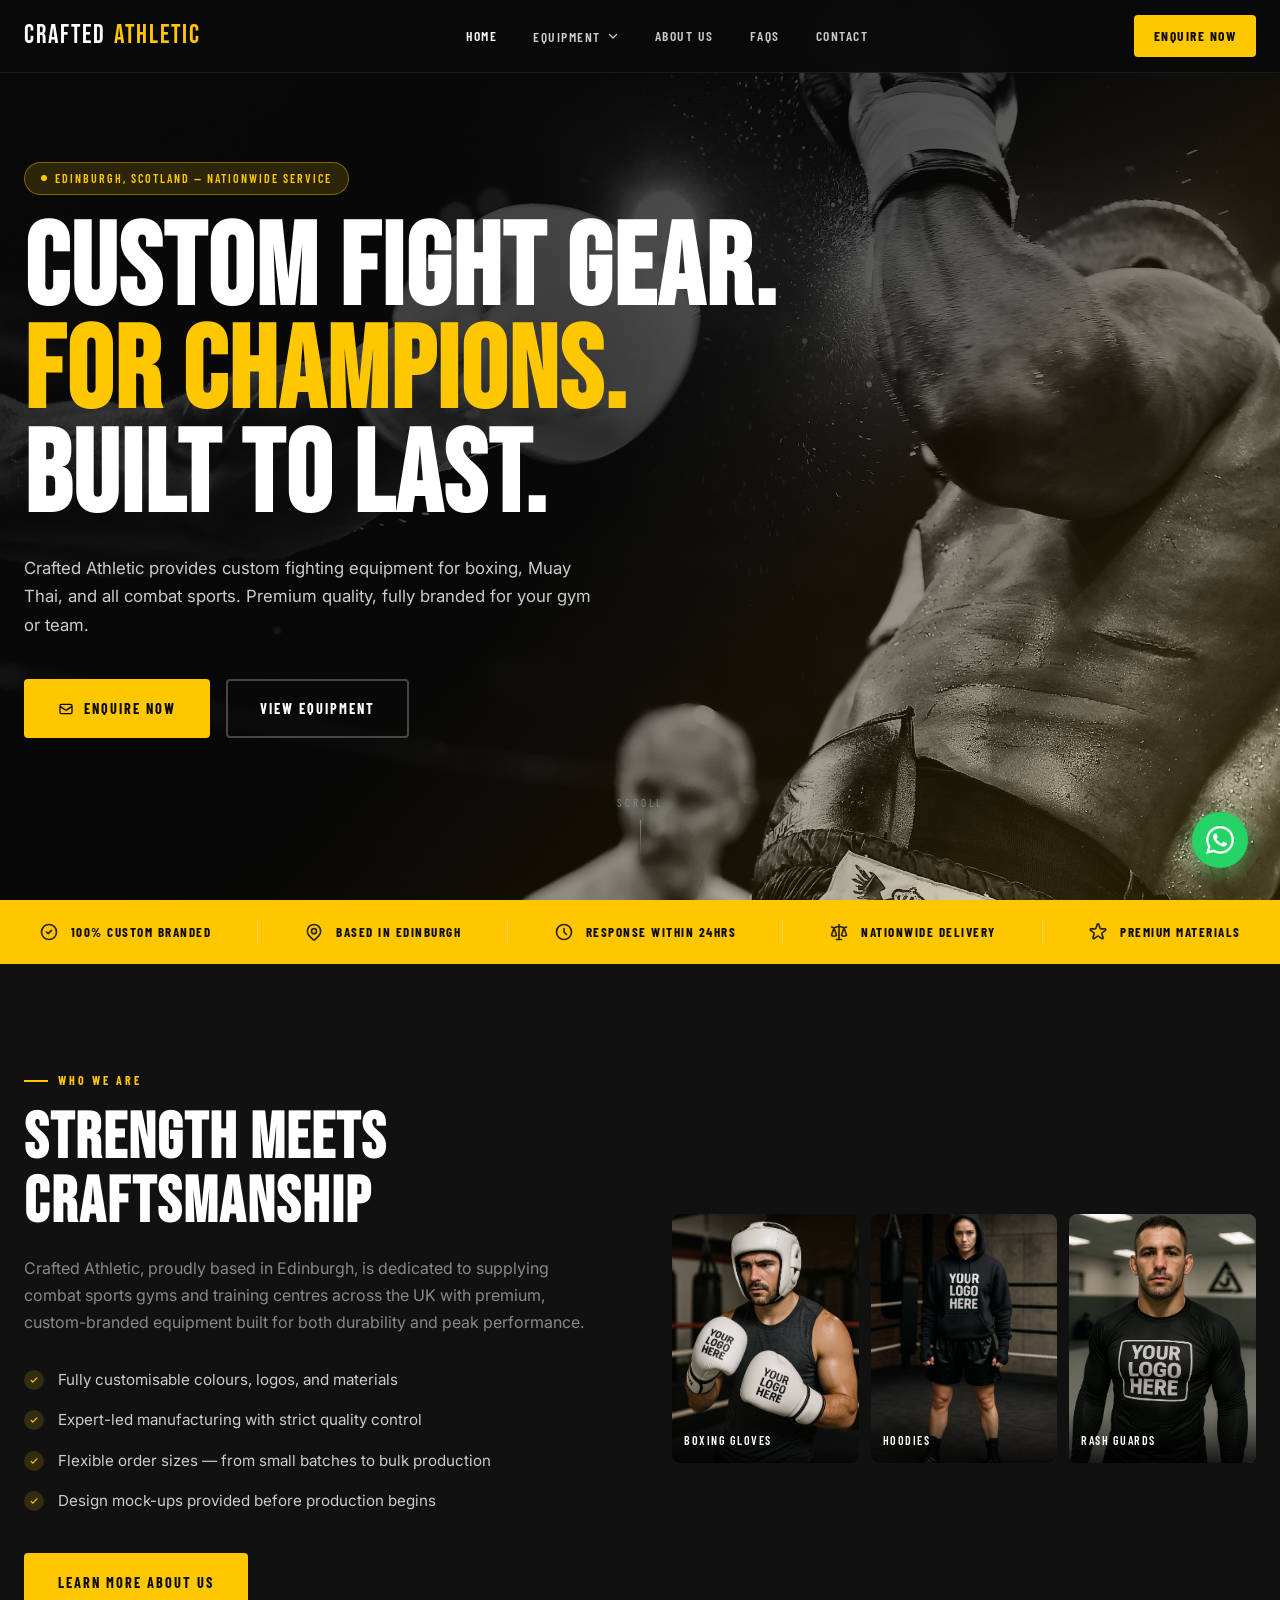
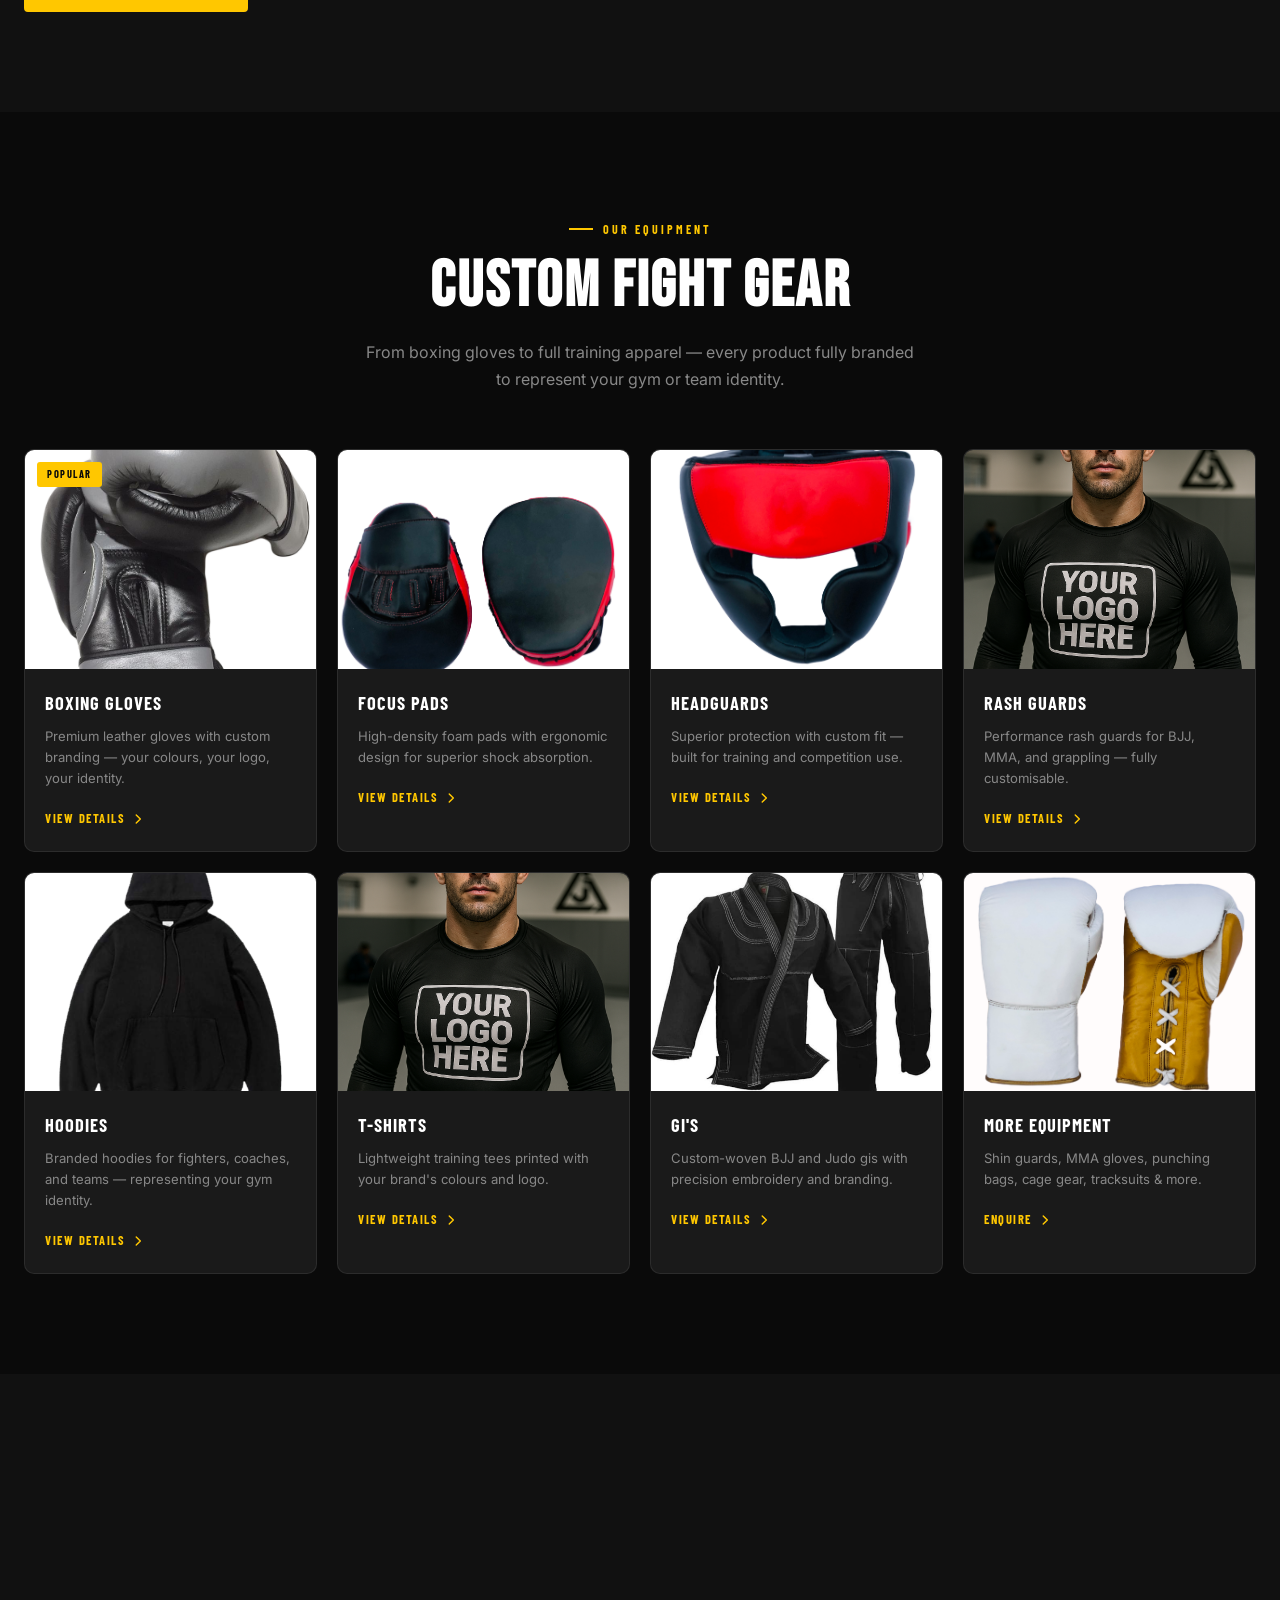
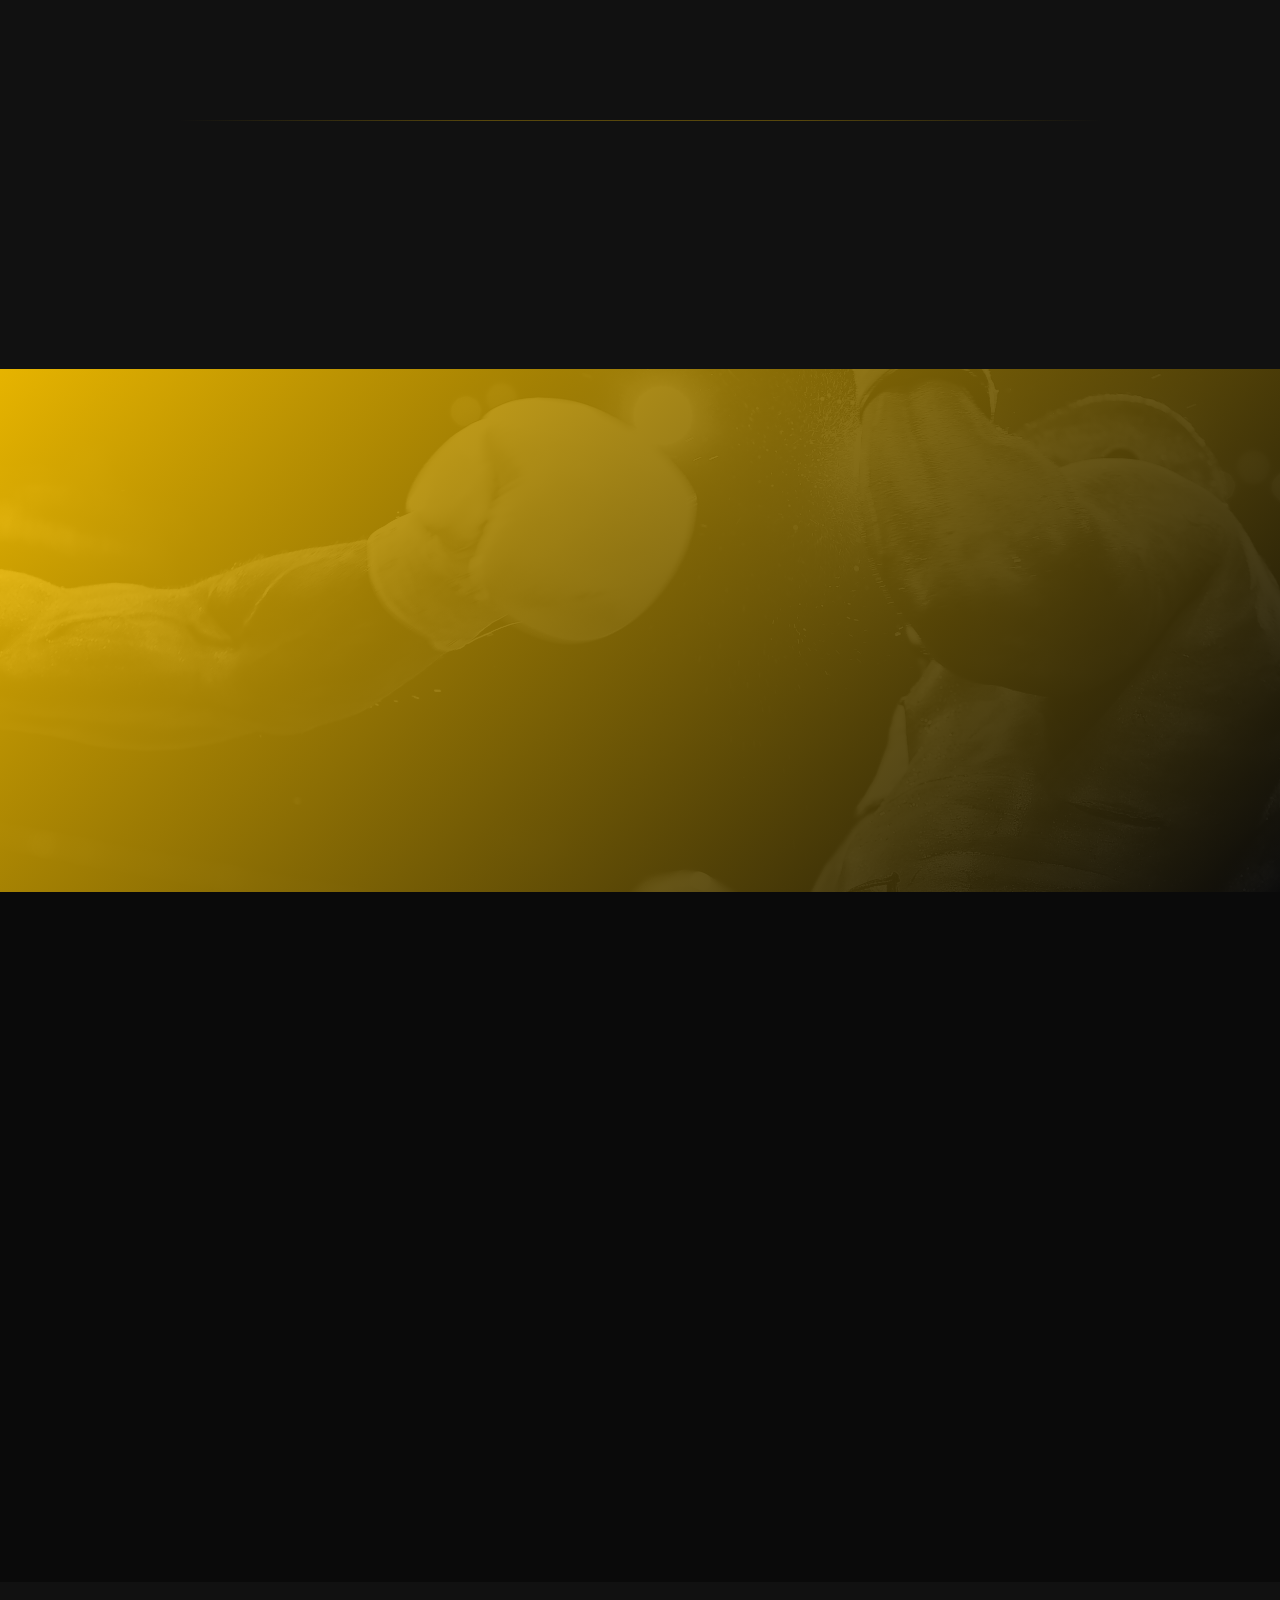
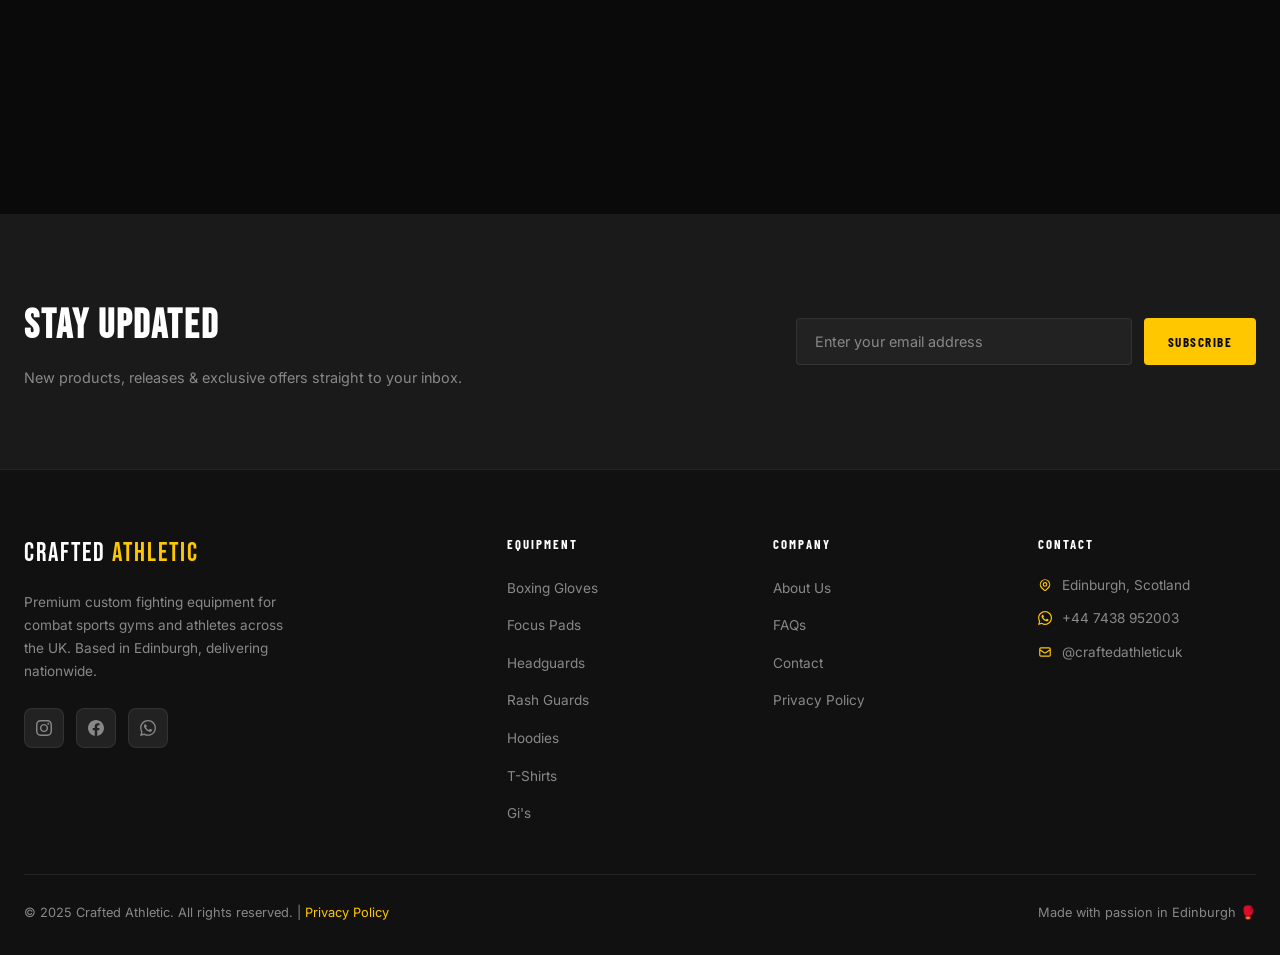
<file: index.html>
<!DOCTYPE html>
<html lang="en-GB">
<head>
  <meta charset="UTF-8" />
  <meta name="viewport" content="width=device-width, initial-scale=1.0" />
  <meta name="google-site-verification" content="9vHJKNipMa7GbPVfwZ1KFczRrnJMMu2ygl5eK7SlcTA" />
  <title>Crafted Athletic | Custom Fight Gear. For Champions. Built to Last.</title>
  <meta name="description" content="Crafted Athletic provides premium custom fighting equipment for boxing, Muay Thai, and all combat sports. Edinburgh-based, serving gyms and athletes across the UK." />
  <meta name="author" content="Crafted Athletic" />
  <meta name="robots" content="index, follow" />

  <!-- Geo -->
  <meta name="geo.region" content="GB-SCT" />
  <meta name="geo.placename" content="Edinburgh, Scotland" />
  <meta name="geo.position" content="55.9533;-3.1883" />
  <meta name="ICBM" content="55.9533, -3.1883" />

  <!-- Open Graph -->
  <meta property="og:type" content="website" />
  <meta property="og:site_name" content="Crafted Athletic" />
  <meta property="og:locale" content="en_GB" />
  <meta property="og:url" content="https://www.craftedathletic.co.uk/" />
  <meta property="og:title" content="Crafted Athletic | Custom Fight Gear. For Champions. Built to Last." />
  <meta property="og:description" content="Premium custom fighting equipment for boxing, Muay Thai, and all combat sports. Edinburgh-based, delivering nationwide across the UK." />
  <meta property="og:image" content="https://www.craftedathletic.co.uk/og-image.jpg" />

  <!-- Twitter Card -->
  <meta name="twitter:card" content="summary_large_image" />
  <meta name="twitter:site" content="@craftedathleticuk" />
  <meta name="twitter:title" content="Crafted Athletic | Custom Fight Gear. For Champions. Built to Last." />
  <meta name="twitter:description" content="Premium custom fighting equipment for boxing, Muay Thai, and all combat sports. Edinburgh-based, delivering nationwide across the UK." />
  <meta name="twitter:image" content="https://www.craftedathletic.co.uk/og-image.jpg" />

  <!-- Canonical -->
  <link rel="canonical" href="https://www.craftedathletic.co.uk/" />

  <!-- JSON-LD: LocalBusiness -->
  <script type="application/ld+json">
  {
    "@context": "https://schema.org",
    "@type": "LocalBusiness",
    "name": "Crafted Athletic",
    "url": "https://www.craftedathletic.co.uk",
    "email": "info@craftedathletic.co.uk",
    "telephone": "+447438952003",
    "image": "https://www.craftedathletic.co.uk/og-image.jpg",
    "description": "Premium custom fighting equipment for boxing, Muay Thai, and all combat sports. Edinburgh-based, serving gyms and athletes across the UK.",
    "areaServed": ["Edinburgh", "Scotland", "United Kingdom"],
    "priceRange": "££",
    "sameAs": [
      "https://instagram.com/craftedathleticuk",
      "https://facebook.com/craftedathleticuk"
    ]
  }
  </script>

  <link rel="stylesheet" href="styles.css" />
</head>
<body>

  <!-- NAVBAR -->
  <nav class="navbar" id="navbar">
    <div class="container">
      <div class="nav-inner">
        <a href="/" class="nav-logo">CRAFTED <span>ATHLETIC</span></a>
        <ul class="nav-links">
          <li><a href="/" class="active">Home</a></li>
          <li>
            <button class="dropdown-toggle">
              Equipment
              <svg xmlns="http://www.w3.org/2000/svg" fill="none" viewBox="0 0 24 24" stroke="currentColor" stroke-width="2.5"><path stroke-linecap="round" stroke-linejoin="round" d="M19 9l-7 7-7-7"/></svg>
            </button>
            <div class="dropdown-menu">
              <a href="custom-equipment/gloves.html">Boxing Gloves</a>
              <a href="custom-equipment/focus-pads.html">Focus Pads</a>
              <a href="custom-equipment/headguards.html">Headguards</a>
              <a href="custom-equipment/rashguards.html">Rash Guards</a>
              <a href="custom-equipment/hoodies.html">Hoodies</a>
              <a href="custom-equipment/tshirts.html">T-Shirts</a>
              <a href="custom-equipment/gi.html">Gi's</a>
            </div>
          </li>
          <li><a href="aboutus.html">About Us</a></li>
          <li><a href="faqs.html">FAQs</a></li>
          <li><a href="/#enquire">Contact</a></li>
        </ul>
        <a href="/#enquire" class="nav-cta">Enquire Now</a>
        <button class="hamburger" id="hamburger" aria-label="Menu">
          <span></span><span></span><span></span>
        </button>
      </div>
    </div>
  </nav>

  <!-- MOBILE NAV -->
  <div class="mobile-nav" id="mobile-nav">
    <span class="mobile-section-label">Navigation</span>
    <a href="/">Home</a>
    <span class="mobile-section-label">Equipment</span>
    <a href="custom-equipment/gloves.html">Boxing Gloves</a>
    <a href="custom-equipment/focus-pads.html">Focus Pads</a>
    <a href="custom-equipment/headguards.html">Headguards</a>
    <a href="custom-equipment/rashguards.html">Rash Guards</a>
    <a href="custom-equipment/hoodies.html">Hoodies</a>
    <a href="custom-equipment/tshirts.html">T-Shirts</a>
    <a href="custom-equipment/gi.html">Gi's</a>
    <span class="mobile-section-label">Company</span>
    <a href="aboutus.html">About Us</a>
    <a href="faqs.html">FAQs</a>
    <a href="/#enquire">Contact Us</a>
    <a href="privacy-policy.html">Privacy Policy</a>
  </div>

  <!-- HERO -->
  <section class="hero">
    <div class="hero-bg"></div>
    <div class="container">
      <div class="hero-content">
        <div class="hero-badge">Edinburgh, Scotland &mdash; Nationwide Service</div>
        <h1>Custom Fight Gear.<br><span class="accent">For Champions.</span><br>Built to Last.</h1>
        <p>Crafted Athletic provides custom fighting equipment for boxing, Muay Thai, and all combat sports. Premium quality, fully branded for your gym or team.</p>
        <div class="hero-actions">
          <a href="#enquire" class="btn-primary">
            <svg xmlns="http://www.w3.org/2000/svg" width="16" height="16" fill="none" viewBox="0 0 24 24" stroke="currentColor" stroke-width="2"><path stroke-linecap="round" stroke-linejoin="round" d="M3 8l7.89 5.26a2 2 0 002.22 0L21 8M5 19h14a2 2 0 002-2V7a2 2 0 00-2-2H5a2 2 0 00-2 2v10a2 2 0 002 2z"/></svg>
            Enquire Now
          </a>
          <a href="#products" class="btn-secondary">View Equipment</a>
        </div>
      </div>
    </div>
    <div class="hero-scroll">Scroll</div>
  </section>

  <!-- STATS BAR -->
  <div class="stats-bar">
    <div class="container">
      <div class="stats-inner">
        <div class="stat-item">
          <svg xmlns="http://www.w3.org/2000/svg" fill="none" viewBox="0 0 24 24" stroke="currentColor" stroke-width="2"><path stroke-linecap="round" stroke-linejoin="round" d="M9 12l2 2 4-4m6 2a9 9 0 11-18 0 9 9 0 0118 0z"/></svg>
          <span>100% Custom Branded</span>
        </div>
        <div class="stat-divider"></div>
        <div class="stat-item">
          <svg xmlns="http://www.w3.org/2000/svg" fill="none" viewBox="0 0 24 24" stroke="currentColor" stroke-width="2"><path stroke-linecap="round" stroke-linejoin="round" d="M17.657 16.657L13.414 20.9a1.998 1.998 0 01-2.827 0l-4.244-4.243a8 8 0 1111.314 0z"/><path stroke-linecap="round" stroke-linejoin="round" d="M15 11a3 3 0 11-6 0 3 3 0 016 0z"/></svg>
          <span>Based in Edinburgh</span>
        </div>
        <div class="stat-divider"></div>
        <div class="stat-item">
          <svg xmlns="http://www.w3.org/2000/svg" fill="none" viewBox="0 0 24 24" stroke="currentColor" stroke-width="2"><path stroke-linecap="round" stroke-linejoin="round" d="M12 8v4l3 3m6-3a9 9 0 11-18 0 9 9 0 0118 0z"/></svg>
          <span>Response Within 24hrs</span>
        </div>
        <div class="stat-divider"></div>
        <div class="stat-item">
          <svg xmlns="http://www.w3.org/2000/svg" fill="none" viewBox="0 0 24 24" stroke="currentColor" stroke-width="2"><path stroke-linecap="round" stroke-linejoin="round" d="M3 6l3 1m0 0l-3 9a5.002 5.002 0 006.001 0M6 7l3 9M6 7l6-2m6 2l3-1m-3 1l-3 9a5.002 5.002 0 006.001 0M18 7l3 9m-3-9l-6-2m0-2v2m0 16V5m0 16H9m3 0h3"/></svg>
          <span>Nationwide Delivery</span>
        </div>
        <div class="stat-divider"></div>
        <div class="stat-item">
          <svg xmlns="http://www.w3.org/2000/svg" fill="none" viewBox="0 0 24 24" stroke="currentColor" stroke-width="2"><path stroke-linecap="round" stroke-linejoin="round" d="M11.049 2.927c.3-.921 1.603-.921 1.902 0l1.519 4.674a1 1 0 00.95.69h4.915c.969 0 1.371 1.24.588 1.81l-3.976 2.888a1 1 0 00-.363 1.118l1.518 4.674c.3.922-.755 1.688-1.538 1.118l-3.976-2.888a1 1 0 00-1.176 0l-3.976 2.888c-.783.57-1.838-.197-1.538-1.118l1.518-4.674a1 1 0 00-.363-1.118l-3.976-2.888c-.784-.57-.38-1.81.588-1.81h4.914a1 1 0 00.951-.69l1.519-4.674z"/></svg>
          <span>Premium Materials</span>
        </div>
      </div>
    </div>
  </div>

  <!-- INTRO / MOCKUPS -->
  <section class="intro-section">
    <div class="container">
      <div class="intro-grid">
        <div class="intro-text fade-in">
          <span class="section-label">Who We Are</span>
          <h2 class="section-title">Strength Meets Craftsmanship</h2>
          <p class="section-subtitle">Crafted Athletic, proudly based in Edinburgh, is dedicated to supplying combat sports gyms and training centres across the UK with premium, custom-branded equipment built for both durability and peak performance.</p>
          <ul class="intro-list">
            <li>
              <span class="check"><svg xmlns="http://www.w3.org/2000/svg" fill="none" viewBox="0 0 24 24" stroke="currentColor" stroke-width="3"><path stroke-linecap="round" stroke-linejoin="round" d="M5 13l4 4L19 7"/></svg></span>
              Fully customisable colours, logos, and materials
            </li>
            <li>
              <span class="check"><svg xmlns="http://www.w3.org/2000/svg" fill="none" viewBox="0 0 24 24" stroke="currentColor" stroke-width="3"><path stroke-linecap="round" stroke-linejoin="round" d="M5 13l4 4L19 7"/></svg></span>
              Expert-led manufacturing with strict quality control
            </li>
            <li>
              <span class="check"><svg xmlns="http://www.w3.org/2000/svg" fill="none" viewBox="0 0 24 24" stroke="currentColor" stroke-width="3"><path stroke-linecap="round" stroke-linejoin="round" d="M5 13l4 4L19 7"/></svg></span>
              Flexible order sizes — from small batches to bulk production
            </li>
            <li>
              <span class="check"><svg xmlns="http://www.w3.org/2000/svg" fill="none" viewBox="0 0 24 24" stroke="currentColor" stroke-width="3"><path stroke-linecap="round" stroke-linejoin="round" d="M5 13l4 4L19 7"/></svg></span>
              Design mock-ups provided before production begins
            </li>
          </ul>
          <a href="aboutus.html" class="btn-primary">Learn More About Us</a>
        </div>
        <div class="mockup-grid fade-in fade-in-delay-2">
          <div class="mockup-card">
            <img src="images/mockup-gloves.png" alt="Custom boxing gear with your logo" loading="lazy" />
            <span class="mockup-label">Boxing Gloves</span>
          </div>
          <div class="mockup-card">
            <img src="images/hoodie-ring.png" alt="Custom sports hoodie" loading="lazy" />
            <span class="mockup-label">Hoodies</span>
          </div>
          <div class="mockup-card">
            <img src="images/mockup-tshirt.png" alt="Custom rashguard" loading="lazy" />
            <span class="mockup-label">Rash Guards</span>
          </div>
        </div>
      </div>
    </div>
  </section>

  <!-- PRODUCTS -->
  <section class="products-section" id="products">
    <div class="container">
      <div style="text-align:center; margin-bottom: 56px;" class="fade-in">
        <span class="section-label" style="justify-content:center">Our Equipment</span>
        <h2 class="section-title">Custom Fight Gear</h2>
        <p class="section-subtitle" style="margin:0 auto">From boxing gloves to full training apparel — every product fully branded to represent your gym or team identity.</p>
      </div>
      <div class="products-grid">
        <div class="product-card fade-in">
          <div class="product-card-img">
            <img src="images/product-gloves-black.png" alt="Custom Boxing Gloves" loading="lazy" />
            <span class="product-card-badge">Popular</span>
          </div>
          <div class="product-card-body">
            <h3 class="product-card-title">Boxing Gloves</h3>
            <p class="product-card-desc">Premium leather gloves with custom branding — your colours, your logo, your identity.</p>
            <a href="custom-equipment/gloves.html" class="product-card-link">
              View Details
              <svg xmlns="http://www.w3.org/2000/svg" fill="none" viewBox="0 0 24 24" stroke="currentColor" stroke-width="2.5"><path stroke-linecap="round" stroke-linejoin="round" d="M9 5l7 7-7 7"/></svg>
            </a>
          </div>
        </div>
        <div class="product-card fade-in fade-in-delay-1">
          <div class="product-card-img">
            <img src="images/product-pads.png" alt="Custom Focus Pads" loading="lazy" />
          </div>
          <div class="product-card-body">
            <h3 class="product-card-title">Focus Pads</h3>
            <p class="product-card-desc">High-density foam pads with ergonomic design for superior shock absorption.</p>
            <a href="custom-equipment/focus-pads.html" class="product-card-link">
              View Details
              <svg xmlns="http://www.w3.org/2000/svg" fill="none" viewBox="0 0 24 24" stroke="currentColor" stroke-width="2.5"><path stroke-linecap="round" stroke-linejoin="round" d="M9 5l7 7-7 7"/></svg>
            </a>
          </div>
        </div>
        <div class="product-card fade-in fade-in-delay-2">
          <div class="product-card-img">
            <img src="images/product-headguard.png" alt="Custom Headguards" loading="lazy" />
          </div>
          <div class="product-card-body">
            <h3 class="product-card-title">Headguards</h3>
            <p class="product-card-desc">Superior protection with custom fit — built for training and competition use.</p>
            <a href="custom-equipment/headguards.html" class="product-card-link">
              View Details
              <svg xmlns="http://www.w3.org/2000/svg" fill="none" viewBox="0 0 24 24" stroke="currentColor" stroke-width="2.5"><path stroke-linecap="round" stroke-linejoin="round" d="M9 5l7 7-7 7"/></svg>
            </a>
          </div>
        </div>
        <div class="product-card fade-in fade-in-delay-3">
          <div class="product-card-img">
            <img src="images/mockup-tshirt.png" alt="Custom Rash Guards" loading="lazy" />
          </div>
          <div class="product-card-body">
            <h3 class="product-card-title">Rash Guards</h3>
            <p class="product-card-desc">Performance rash guards for BJJ, MMA, and grappling — fully customisable.</p>
            <a href="custom-equipment/rashguards.html" class="product-card-link">
              View Details
              <svg xmlns="http://www.w3.org/2000/svg" fill="none" viewBox="0 0 24 24" stroke="currentColor" stroke-width="2.5"><path stroke-linecap="round" stroke-linejoin="round" d="M9 5l7 7-7 7"/></svg>
            </a>
          </div>
        </div>
        <div class="product-card fade-in">
          <div class="product-card-img">
            <img src="images/product-hoodie.png" alt="Custom Hoodies" loading="lazy" />
          </div>
          <div class="product-card-body">
            <h3 class="product-card-title">Hoodies</h3>
            <p class="product-card-desc">Branded hoodies for fighters, coaches, and teams — representing your gym identity.</p>
            <a href="custom-equipment/hoodies.html" class="product-card-link">
              View Details
              <svg xmlns="http://www.w3.org/2000/svg" fill="none" viewBox="0 0 24 24" stroke="currentColor" stroke-width="2.5"><path stroke-linecap="round" stroke-linejoin="round" d="M9 5l7 7-7 7"/></svg>
            </a>
          </div>
        </div>
        <div class="product-card fade-in fade-in-delay-1">
          <div class="product-card-img">
            <img src="images/mockup-tshirt.png" alt="Custom T-Shirts" loading="lazy" />
          </div>
          <div class="product-card-body">
            <h3 class="product-card-title">T-Shirts</h3>
            <p class="product-card-desc">Lightweight training tees printed with your brand's colours and logo.</p>
            <a href="custom-equipment/tshirts.html" class="product-card-link">
              View Details
              <svg xmlns="http://www.w3.org/2000/svg" fill="none" viewBox="0 0 24 24" stroke="currentColor" stroke-width="2.5"><path stroke-linecap="round" stroke-linejoin="round" d="M9 5l7 7-7 7"/></svg>
            </a>
          </div>
        </div>
        <div class="product-card fade-in fade-in-delay-2">
          <div class="product-card-img">
            <img src="images/product-gi.png" alt="Custom BJJ Gi" loading="lazy" />
          </div>
          <div class="product-card-body">
            <h3 class="product-card-title">Gi's</h3>
            <p class="product-card-desc">Custom-woven BJJ and Judo gis with precision embroidery and branding.</p>
            <a href="custom-equipment/gi.html" class="product-card-link">
              View Details
              <svg xmlns="http://www.w3.org/2000/svg" fill="none" viewBox="0 0 24 24" stroke="currentColor" stroke-width="2.5"><path stroke-linecap="round" stroke-linejoin="round" d="M9 5l7 7-7 7"/></svg>
            </a>
          </div>
        </div>
        <div class="product-card fade-in fade-in-delay-3">
          <div class="product-card-img">
            <img src="images/product-gloves-white.png" alt="Other custom equipment" loading="lazy" />
          </div>
          <div class="product-card-body">
            <h3 class="product-card-title">More Equipment</h3>
            <p class="product-card-desc">Shin guards, MMA gloves, punching bags, cage gear, tracksuits &amp; more.</p>
            <a href="#enquire" class="product-card-link">
              Enquire
              <svg xmlns="http://www.w3.org/2000/svg" fill="none" viewBox="0 0 24 24" stroke="currentColor" stroke-width="2.5"><path stroke-linecap="round" stroke-linejoin="round" d="M9 5l7 7-7 7"/></svg>
            </a>
          </div>
        </div>
      </div>
    </div>
  </section>

  <!-- PROCESS -->
  <section class="process-section">
    <div class="container">
      <div style="text-align:center" class="fade-in">
        <span class="section-label" style="justify-content:center">How It Works</span>
        <h2 class="section-title">Our Process</h2>
        <p class="section-subtitle" style="margin:0 auto">From your first enquiry to the finished product — we make it seamless.</p>
      </div>
      <div class="process-steps">
        <div class="process-step fade-in">
          <div class="step-number">01</div>
          <h3 class="step-title">Enquire</h3>
          <p class="step-desc">Fill in our enquiry form with your requirements — product type, quantities, and any branding details you have.</p>
        </div>
        <div class="process-step fade-in fade-in-delay-1">
          <div class="step-number">02</div>
          <h3 class="step-title">Design</h3>
          <p class="step-desc">Our designers create detailed mock-ups using your logo and colour scheme. We refine until you're 100% happy.</p>
        </div>
        <div class="process-step fade-in fade-in-delay-2">
          <div class="step-number">03</div>
          <h3 class="step-title">Sample</h3>
          <p class="step-desc">We can produce a sample before committing to a full order, so you see and feel the quality firsthand.</p>
        </div>
        <div class="process-step fade-in fade-in-delay-3">
          <div class="step-number">04</div>
          <h3 class="step-title">Deliver</h3>
          <p class="step-desc">Your finished custom equipment is produced and delivered directly to your gym, nationwide across the UK.</p>
        </div>
      </div>
    </div>
  </section>

  <!-- CTA BAND -->
  <div class="cta-band">
    <div class="cta-band-bg"></div>
    <div class="container">
      <div class="cta-band-content fade-in">
        <h2>Ready to Build<br>Your Brand?</h2>
        <p>From Edinburgh to every corner of the UK — let's create something your gym will be proud to wear and fight in.</p>
        <a href="#enquire" class="btn-white">Start Your Enquiry</a>
      </div>
    </div>
  </div>

  <!-- TESTIMONIALS -->
  <section class="testimonials-section">
    <div class="container">
      <div style="text-align:center; margin-bottom: 56px;" class="fade-in">
        <span class="section-label" style="justify-content:center">Testimonials</span>
        <h2 class="section-title">What Our Clients Say</h2>
      </div>
      <div class="testimonials-grid">
        <div class="testimonial-card fade-in">
          <div class="testimonial-stars">★★★★★</div>
          <p class="testimonial-text">"From start to finish, working with Crafted Athletic was an absolute pleasure. They listened carefully, understood exactly what I needed, and delivered results that exceeded my expectations. You won't find better quality elsewhere, I couldn't be happier!"</p>
          <div class="testimonial-author">
            <div class="author-avatar">J</div>
            <div class="author-info">
              <div class="name">Jamie</div>
              <div class="role">Gym Owner</div>
            </div>
          </div>
        </div>
        <div class="testimonial-card fade-in fade-in-delay-1">
          <div class="testimonial-stars">★★★★★</div>
          <p class="testimonial-text">"The quality of the gloves is outstanding. Our gym has never looked more professional — every member wants to know where we got them. The whole process was smooth and the team were brilliant throughout."</p>
          <div class="testimonial-author">
            <div class="author-avatar">M</div>
            <div class="author-info">
              <div class="name">Marcus</div>
              <div class="role">Boxing Coach</div>
            </div>
          </div>
        </div>
        <div class="testimonial-card fade-in fade-in-delay-2">
          <div class="testimonial-stars">★★★★★</div>
          <p class="testimonial-text">"Ordered custom rash guards and hoodies for our whole team. The colours matched perfectly, the stitching is solid, and delivery was faster than we expected. Highly recommend to any gym owner."</p>
          <div class="testimonial-author">
            <div class="author-avatar">S</div>
            <div class="author-info">
              <div class="name">Sarah</div>
              <div class="role">MMA Academy Owner</div>
            </div>
          </div>
        </div>
      </div>
    </div>
  </section>

  <!-- ABOUT PREVIEW -->
  <section class="about-preview">
    <div class="container">
      <div class="about-preview-grid">
        <div class="about-preview-images fade-in">
          <div class="about-img-main">
            <img src="images/hero.jpg" alt="Fighter training in the gym" loading="lazy" />
          </div>
          <div class="about-img-secondary">
            <img src="images/pads-mockup.png" alt="Boxing equipment close-up" loading="lazy" />
          </div>
          <div class="about-badge">
            <div class="number">100+</div>
            <div class="label">Products Available</div>
          </div>
        </div>
        <div class="about-preview-text fade-in fade-in-delay-2">
          <span class="section-label">About Us</span>
          <h2 class="section-title">At Crafted Athletic, We Build Equipment That Fights Alongside You</h2>
          <p class="section-subtitle">We collaborate with industry professionals to ensure every product meets the highest standards of quality, comfort, and performance. Whether you're a gym owner or an individual fighter, we deliver.</p>
          <div class="values-list">
            <div class="value-item">
              <div class="value-icon">
                <svg xmlns="http://www.w3.org/2000/svg" fill="none" viewBox="0 0 24 24" stroke="currentColor" stroke-width="2"><path stroke-linecap="round" stroke-linejoin="round" d="M9.663 17h4.673M12 3v1m6.364 1.636l-.707.707M21 12h-1M4 12H3m3.343-5.657l-.707-.707m2.828 9.9a5 5 0 117.072 0l-.548.547A3.374 3.374 0 0014 18.469V19a2 2 0 11-4 0v-.531c0-.895-.356-1.754-.988-2.386l-.548-.547z"/></svg>
              </div>
              <div class="value-text">
                <div class="title">Craftsmanship</div>
                <div class="desc">Meticulous attention to detail in every product</div>
              </div>
            </div>
            <div class="value-item">
              <div class="value-icon">
                <svg xmlns="http://www.w3.org/2000/svg" fill="none" viewBox="0 0 24 24" stroke="currentColor" stroke-width="2"><path stroke-linecap="round" stroke-linejoin="round" d="M13 10V3L4 14h7v7l9-11h-7z"/></svg>
              </div>
              <div class="value-text">
                <div class="title">Performance</div>
                <div class="desc">Designed for serious athletes at every level</div>
              </div>
            </div>
            <div class="value-item">
              <div class="value-icon">
                <svg xmlns="http://www.w3.org/2000/svg" fill="none" viewBox="0 0 24 24" stroke="currentColor" stroke-width="2"><path stroke-linecap="round" stroke-linejoin="round" d="M9 12l2 2 4-4m5.618-4.016A11.955 11.955 0 0112 2.944a11.955 11.955 0 01-8.618 3.04A12.02 12.02 0 003 9c0 5.591 3.824 10.29 9 11.622 5.176-1.332 9-6.03 9-11.622 0-1.042-.133-2.052-.382-3.016z"/></svg>
              </div>
              <div class="value-text">
                <div class="title">Trust</div>
                <div class="desc">Honesty and accountability in every order</div>
              </div>
            </div>
            <div class="value-item">
              <div class="value-icon">
                <svg xmlns="http://www.w3.org/2000/svg" fill="none" viewBox="0 0 24 24" stroke="currentColor" stroke-width="2"><path stroke-linecap="round" stroke-linejoin="round" d="M4 4v5h.582m15.356 2A8.001 8.001 0 004.582 9m0 0H9m11 11v-5h-.581m0 0a8.003 8.003 0 01-15.357-2m15.357 2H15"/></svg>
              </div>
              <div class="value-text">
                <div class="title">Adaptability</div>
                <div class="desc">Responsive to client feedback and needs</div>
              </div>
            </div>
          </div>
          <a href="aboutus.html" class="btn-primary">Our Full Story</a>
        </div>
      </div>
    </div>
  </section>

  <!-- ENQUIRE SECTION -->
  <section class="contact-section" id="enquire">
    <div class="container">
      <div class="contact-grid">
        <div class="contact-info fade-in">
          <span class="section-label">Get In Touch</span>
          <h2>Let's Create Your Custom Gear</h2>
          <p>Fill in your details and we'll get back to you within 24 hours. Whether you need 20 items or 200, we're here to help bring your vision to life.</p>
          <div class="contact-details">
            <div class="contact-detail">
              <div class="contact-detail-icon">
                <svg xmlns="http://www.w3.org/2000/svg" fill="none" viewBox="0 0 24 24" stroke="currentColor" stroke-width="2"><path stroke-linecap="round" stroke-linejoin="round" d="M17.657 16.657L13.414 20.9a1.998 1.998 0 01-2.827 0l-4.244-4.243a8 8 0 1111.314 0z"/><path stroke-linecap="round" stroke-linejoin="round" d="M15 11a3 3 0 11-6 0 3 3 0 016 0z"/></svg>
              </div>
              <div>
                <div class="label">Location</div>
                <div class="value">Edinburgh, Scotland (Nationwide Service)</div>
              </div>
            </div>
            <div class="contact-detail">
              <div class="contact-detail-icon">
                <svg xmlns="http://www.w3.org/2000/svg" fill="none" viewBox="0 0 24 24" stroke="currentColor" stroke-width="2"><path stroke-linecap="round" stroke-linejoin="round" d="M3 8l7.89 5.26a2 2 0 002.22 0L21 8M5 19h14a2 2 0 002-2V7a2 2 0 00-2-2H5a2 2 0 00-2 2v10a2 2 0 002 2z"/></svg>
              </div>
              <div>
                <div class="label">Response Time</div>
                <div class="value">Within 24 hours</div>
              </div>
            </div>
            <div class="contact-detail">
              <div class="contact-detail-icon">
                <svg xmlns="http://www.w3.org/2000/svg" viewBox="0 0 24 24" fill="currentColor"><path d="M.057 24l1.687-6.163c-1.041-1.804-1.588-3.849-1.587-5.946.003-6.556 5.338-11.891 11.893-11.891 3.181.001 6.167 1.24 8.413 3.488 2.245 2.248 3.481 5.236 3.48 8.414-.003 6.557-5.338 11.892-11.893 11.892-1.99-.001-3.951-.5-5.688-1.448l-6.305 1.654zm6.597-3.807c1.676.995 3.276 1.591 5.392 1.592 5.448 0 9.886-4.434 9.889-9.885.002-5.462-4.415-9.89-9.881-9.892-5.452 0-9.887 4.434-9.889 9.884-.001 2.225.651 3.891 1.746 5.634l-.999 3.648 3.742-.981zm11.387-5.464c-.074-.124-.272-.198-.57-.347-.297-.149-1.758-.868-2.031-.967-.272-.099-.47-.149-.669.149-.198.297-.768.967-.941 1.165-.173.198-.347.223-.644.074-.297-.149-1.255-.462-2.39-1.475-.883-.788-1.48-1.761-1.653-2.059-.173-.297-.018-.458.13-.606.134-.133.297-.347.446-.521.151-.172.2-.296.3-.495.099-.198.05-.372-.025-.521-.075-.148-.669-1.611-.916-2.206-.242-.579-.487-.501-.669-.51l-.57-.01c-.198 0-.52.074-.792.372s-1.04 1.016-1.04 2.479 1.065 2.876 1.213 3.074c.149.198 2.095 3.2 5.076 4.487.709.306 1.263.489 1.694.626.712.226 1.36.194 1.872.118.571-.085 1.758-.719 2.006-1.413.248-.695.248-1.29.173-1.414z"/></svg>
              </div>
              <div>
                <div class="label">WhatsApp</div>
                <div class="value">+44 7438 952003</div>
              </div>
            </div>
            <div class="contact-detail">
              <div class="contact-detail-icon">
                <svg xmlns="http://www.w3.org/2000/svg" fill="none" viewBox="0 0 24 24" stroke="currentColor" stroke-width="2"><path stroke-linecap="round" stroke-linejoin="round" d="M17 8h2a2 2 0 012 2v6a2 2 0 01-2 2h-2v4l-4-4H9a1.994 1.994 0 01-1.414-.586m0 0L11 14h4a2 2 0 002-2V6a2 2 0 00-2-2H5a2 2 0 00-2 2v6a2 2 0 002 2h2v4l.586-.586z"/></svg>
              </div>
              <div>
                <div class="label">Gym Visits</div>
                <div class="value">Available within Central Scotland / 20 miles of Edinburgh</div>
              </div>
            </div>
          </div>
        </div>
        <form class="contact-form fade-in fade-in-delay-2" id="enquiry-form" method="POST" action="https://api.web3forms.com/submit" novalidate>
          <!-- Web3Forms config — replace a76dc4c8-96ea-4064-b0a5-35a32d424b9a with your key from web3forms.com -->
          <input type="hidden" name="access_key" value="a76dc4c8-96ea-4064-b0a5-35a32d424b9a" />
          <input type="hidden" name="subject" value="New Enquiry — Crafted Athletic" />
          <input type="hidden" name="from_name" value="Crafted Athletic Website" />
          <input type="hidden" name="redirect" value="false" />
          <input type="checkbox" name="botcheck" style="display:none" />

          <h3>Send Your Enquiry</h3>
          <div class="form-row">
            <div class="form-group">
              <label for="first_name">First Name</label>
              <input id="first_name" type="text" name="first_name" placeholder="John" required />
            </div>
            <div class="form-group">
              <label for="last_name">Last Name</label>
              <input id="last_name" type="text" name="last_name" placeholder="Smith" />
            </div>
          </div>
          <div class="form-group">
            <label for="email">Email Address</label>
            <input id="email" type="email" name="email" placeholder="john@yourgym.com" required />
          </div>
          <div class="form-group">
            <label for="phone">Phone Number</label>
            <input id="phone" type="tel" name="phone" placeholder="+44 7700 000000" />
          </div>
          <div class="form-group">
            <label for="product">Product Interested In</label>
            <select id="product" name="product">
              <option value="">Select a product...</option>
              <option>Boxing Gloves</option>
              <option>Focus Pads</option>
              <option>Headguards</option>
              <option>Rash Guards</option>
              <option>Hoodies</option>
              <option>T-Shirts</option>
              <option>Gi's</option>
              <option>Multiple Products</option>
              <option>Other</option>
            </select>
          </div>
          <div class="form-group">
            <label for="quantity">Approximate Quantity</label>
            <select id="quantity" name="quantity">
              <option value="">Select quantity...</option>
              <option>Sample (4+ items)</option>
              <option>Small Order (20–50 items)</option>
              <option>Medium Order (50–100 items)</option>
              <option>Large Order (100+ items)</option>
            </select>
          </div>
          <div class="form-group">
            <label for="message">Tell Us More</label>
            <textarea id="message" name="message" placeholder="Describe your requirements, branding ideas, sport type, and anything else we should know..."></textarea>
          </div>
          <button class="btn-primary form-submit" type="submit">
            <svg xmlns="http://www.w3.org/2000/svg" width="16" height="16" fill="none" viewBox="0 0 24 24" stroke="currentColor" stroke-width="2"><path stroke-linecap="round" stroke-linejoin="round" d="M12 19l9 2-9-18-9 18 9-2zm0 0v-8"/></svg>
            Send Enquiry
          </button>
          <div id="enquiry-feedback" class="form-feedback" role="alert"></div>
        </form>
      </div>
    </div>
  </section>

  <!-- NEWSLETTER -->
  <div class="newsletter-section">
    <div class="container">
      <div class="newsletter-inner">
        <div class="newsletter-text">
          <h2>Stay Updated</h2>
          <p>New products, releases &amp; exclusive offers straight to your inbox.</p>
        </div>
        <div style="flex:1;max-width:460px;">
          <form class="newsletter-form" id="newsletter-form" method="POST" action="https://api.web3forms.com/submit" novalidate>
            <input type="hidden" name="access_key" value="a76dc4c8-96ea-4064-b0a5-35a32d424b9a" />
            <input type="hidden" name="subject" value="Newsletter Signup — Crafted Athletic" />
            <input type="hidden" name="from_name" value="Crafted Athletic Newsletter" />
            <input type="hidden" name="redirect" value="false" />
            <input type="checkbox" name="botcheck" style="display:none" />
            <input type="email" name="email" placeholder="Enter your email address" required />
            <button type="submit">Subscribe</button>
          </form>
          <div id="newsletter-feedback" class="form-feedback" role="alert"></div>
        </div>
      </div>
    </div>
  </div>

  <!-- FOOTER -->
  <footer>
    <div class="container">
      <div class="footer-grid">
        <div class="footer-brand">
          <div class="logo">CRAFTED <span>ATHLETIC</span></div>
          <p>Premium custom fighting equipment for combat sports gyms and athletes across the UK. Based in Edinburgh, delivering nationwide.</p>
          <div class="social-links">
            <a href="https://instagram.com/craftedathleticuk" target="_blank" rel="noopener" class="social-link" aria-label="Instagram">
              <svg xmlns="http://www.w3.org/2000/svg" viewBox="0 0 24 24" fill="currentColor"><path d="M12 2.163c3.204 0 3.584.012 4.85.07 3.252.148 4.771 1.691 4.919 4.919.058 1.265.069 1.645.069 4.849 0 3.205-.012 3.584-.069 4.849-.149 3.225-1.664 4.771-4.919 4.919-1.266.058-1.644.07-4.85.07-3.204 0-3.584-.012-4.849-.07-3.26-.149-4.771-1.699-4.919-4.92-.058-1.265-.07-1.644-.07-4.849 0-3.204.013-3.583.07-4.849.149-3.227 1.664-4.771 4.919-4.919 1.266-.057 1.645-.069 4.849-.069zm0-2.163c-3.259 0-3.667.014-4.947.072-4.358.2-6.78 2.618-6.98 6.98-.059 1.281-.073 1.689-.073 4.948 0 3.259.014 3.668.072 4.948.2 4.358 2.618 6.78 6.98 6.98 1.281.058 1.689.072 4.948.072 3.259 0 3.668-.014 4.948-.072 4.354-.2 6.782-2.618 6.979-6.98.059-1.28.073-1.689.073-4.948 0-3.259-.014-3.667-.072-4.947-.196-4.354-2.617-6.78-6.979-6.98-1.281-.059-1.69-.073-4.949-.073zm0 5.838c-3.403 0-6.162 2.759-6.162 6.162s2.759 6.163 6.162 6.163 6.162-2.759 6.162-6.163c0-3.403-2.759-6.162-6.162-6.162zm0 10.162c-2.209 0-4-1.79-4-4 0-2.209 1.791-4 4-4s4 1.791 4 4c0 2.21-1.791 4-4 4zm6.406-11.845c-.796 0-1.441.645-1.441 1.44s.645 1.44 1.441 1.44c.795 0 1.439-.645 1.439-1.44s-.644-1.44-1.439-1.44z"/></svg>
            </a>
            <a href="https://facebook.com/craftedathleticuk" target="_blank" rel="noopener" class="social-link" aria-label="Facebook">
              <svg xmlns="http://www.w3.org/2000/svg" viewBox="0 0 24 24" fill="currentColor"><path d="M24 12.073c0-6.627-5.373-12-12-12s-12 5.373-12 12c0 5.99 4.388 10.954 10.125 11.854v-8.385H7.078v-3.47h3.047V9.43c0-3.007 1.792-4.669 4.533-4.669 1.312 0 2.686.235 2.686.235v2.953H15.83c-1.491 0-1.956.925-1.956 1.874v2.25h3.328l-.532 3.47h-2.796v8.385C19.612 23.027 24 18.062 24 12.073z"/></svg>
            </a>
            <a href="https://wa.me/447438952003" target="_blank" rel="noopener" class="social-link" aria-label="WhatsApp">
              <svg xmlns="http://www.w3.org/2000/svg" viewBox="0 0 24 24" fill="currentColor"><path d="M.057 24l1.687-6.163c-1.041-1.804-1.588-3.849-1.587-5.946.003-6.556 5.338-11.891 11.893-11.891 3.181.001 6.167 1.24 8.413 3.488 2.245 2.248 3.481 5.236 3.48 8.414-.003 6.557-5.338 11.892-11.893 11.892-1.99-.001-3.951-.5-5.688-1.448l-6.305 1.654zm6.597-3.807c1.676.995 3.276 1.591 5.392 1.592 5.448 0 9.886-4.434 9.889-9.885.002-5.462-4.415-9.89-9.881-9.892-5.452 0-9.887 4.434-9.889 9.884-.001 2.225.651 3.891 1.746 5.634l-.999 3.648 3.742-.981zm11.387-5.464c-.074-.124-.272-.198-.57-.347-.297-.149-1.758-.868-2.031-.967-.272-.099-.47-.149-.669.149-.198.297-.768.967-.941 1.165-.173.198-.347.223-.644.074-.297-.149-1.255-.462-2.39-1.475-.883-.788-1.48-1.761-1.653-2.059-.173-.297-.018-.458.13-.606.134-.133.297-.347.446-.521.151-.172.2-.296.3-.495.099-.198.05-.372-.025-.521-.075-.148-.669-1.611-.916-2.206-.242-.579-.487-.501-.669-.51l-.57-.01c-.198 0-.52.074-.792.372s-1.04 1.016-1.04 2.479 1.065 2.876 1.213 3.074c.149.198 2.095 3.2 5.076 4.487.709.306 1.263.489 1.694.626.712.226 1.36.194 1.872.118.571-.085 1.758-.719 2.006-1.413.248-.695.248-1.29.173-1.414z"/></svg>
            </a>
          </div>
        </div>
        <div class="footer-col">
          <h4>Equipment</h4>
          <ul>
            <li><a href="custom-equipment/gloves.html">Boxing Gloves</a></li>
            <li><a href="custom-equipment/focus-pads.html">Focus Pads</a></li>
            <li><a href="custom-equipment/headguards.html">Headguards</a></li>
            <li><a href="custom-equipment/rashguards.html">Rash Guards</a></li>
            <li><a href="custom-equipment/hoodies.html">Hoodies</a></li>
            <li><a href="custom-equipment/tshirts.html">T-Shirts</a></li>
            <li><a href="custom-equipment/gi.html">Gi's</a></li>
          </ul>
        </div>
        <div class="footer-col">
          <h4>Company</h4>
          <ul>
            <li><a href="aboutus.html">About Us</a></li>
            <li><a href="faqs.html">FAQs</a></li>
            <li><a href="/#enquire">Contact</a></li>
            <li><a href="privacy-policy.html">Privacy Policy</a></li>
          </ul>
        </div>
        <div class="footer-col">
          <h4>Contact</h4>
          <div class="footer-contact-item">
            <svg xmlns="http://www.w3.org/2000/svg" fill="none" viewBox="0 0 24 24" stroke="currentColor" stroke-width="2"><path stroke-linecap="round" stroke-linejoin="round" d="M17.657 16.657L13.414 20.9a1.998 1.998 0 01-2.827 0l-4.244-4.243a8 8 0 1111.314 0z"/><path stroke-linecap="round" stroke-linejoin="round" d="M15 11a3 3 0 11-6 0 3 3 0 016 0z"/></svg>
            Edinburgh, Scotland
          </div>
          <div class="footer-contact-item">
            <svg xmlns="http://www.w3.org/2000/svg" viewBox="0 0 24 24" fill="currentColor" style="color:var(--red)"><path d="M.057 24l1.687-6.163c-1.041-1.804-1.588-3.849-1.587-5.946.003-6.556 5.338-11.891 11.893-11.891 3.181.001 6.167 1.24 8.413 3.488 2.245 2.248 3.481 5.236 3.48 8.414-.003 6.557-5.338 11.892-11.893 11.892-1.99-.001-3.951-.5-5.688-1.448l-6.305 1.654zm6.597-3.807c1.676.995 3.276 1.591 5.392 1.592 5.448 0 9.886-4.434 9.889-9.885.002-5.462-4.415-9.89-9.881-9.892-5.452 0-9.887 4.434-9.889 9.884-.001 2.225.651 3.891 1.746 5.634l-.999 3.648 3.742-.981zm11.387-5.464c-.074-.124-.272-.198-.57-.347-.297-.149-1.758-.868-2.031-.967-.272-.099-.47-.149-.669.149-.198.297-.768.967-.941 1.165-.173.198-.347.223-.644.074-.297-.149-1.255-.462-2.39-1.475-.883-.788-1.48-1.761-1.653-2.059-.173-.297-.018-.458.13-.606.134-.133.297-.347.446-.521.151-.172.2-.296.3-.495.099-.198.05-.372-.025-.521-.075-.148-.669-1.611-.916-2.206-.242-.579-.487-.501-.669-.51l-.57-.01c-.198 0-.52.074-.792.372s-1.04 1.016-1.04 2.479 1.065 2.876 1.213 3.074c.149.198 2.095 3.2 5.076 4.487.709.306 1.263.489 1.694.626.712.226 1.36.194 1.872.118.571-.085 1.758-.719 2.006-1.413.248-.695.248-1.29.173-1.414z"/></svg>
            +44 7438 952003
          </div>
          <div class="footer-contact-item">
            <svg xmlns="http://www.w3.org/2000/svg" fill="none" viewBox="0 0 24 24" stroke="currentColor" stroke-width="2"><path stroke-linecap="round" stroke-linejoin="round" d="M3 8l7.89 5.26a2 2 0 002.22 0L21 8M5 19h14a2 2 0 002-2V7a2 2 0 00-2-2H5a2 2 0 00-2 2v10a2 2 0 002 2z"/></svg>
            @craftedathleticuk
          </div>
        </div>
      </div>
      <div class="footer-bottom">
        <p>&copy; 2025 Crafted Athletic. All rights reserved. | <a href="privacy-policy.html">Privacy Policy</a></p>
        <p>Made with passion in Edinburgh 🥊</p>
      </div>
    </div>
  </footer>

  <!-- WHATSAPP FLOAT -->
  <a href="https://wa.me/447438952003" target="_blank" rel="noopener" class="whatsapp-float" aria-label="Chat on WhatsApp">
    <svg xmlns="http://www.w3.org/2000/svg" viewBox="0 0 24 24"><path d="M.057 24l1.687-6.163c-1.041-1.804-1.588-3.849-1.587-5.946.003-6.556 5.338-11.891 11.893-11.891 3.181.001 6.167 1.24 8.413 3.488 2.245 2.248 3.481 5.236 3.48 8.414-.003 6.557-5.338 11.892-11.893 11.892-1.99-.001-3.951-.5-5.688-1.448l-6.305 1.654zm6.597-3.807c1.676.995 3.276 1.591 5.392 1.592 5.448 0 9.886-4.434 9.889-9.885.002-5.462-4.415-9.89-9.881-9.892-5.452 0-9.887 4.434-9.889 9.884-.001 2.225.651 3.891 1.746 5.634l-.999 3.648 3.742-.981zm11.387-5.464c-.074-.124-.272-.198-.57-.347-.297-.149-1.758-.868-2.031-.967-.272-.099-.47-.149-.669.149-.198.297-.768.967-.941 1.165-.173.198-.347.223-.644.074-.297-.149-1.255-.462-2.39-1.475-.883-.788-1.48-1.761-1.653-2.059-.173-.297-.018-.458.13-.606.134-.133.297-.347.446-.521.151-.172.2-.296.3-.495.099-.198.05-.372-.025-.521-.075-.148-.669-1.611-.916-2.206-.242-.579-.487-.501-.669-.51l-.57-.01c-.198 0-.52.074-.792.372s-1.04 1.016-1.04 2.479 1.065 2.876 1.213 3.074c.149.198 2.095 3.2 5.076 4.487.709.306 1.263.489 1.694.626.712.226 1.36.194 1.872.118.571-.085 1.758-.719 2.006-1.413.248-.695.248-1.29.173-1.414z"/></svg>
  </a>

  <script src="app.js"></script>
</body>
</html>
</file>
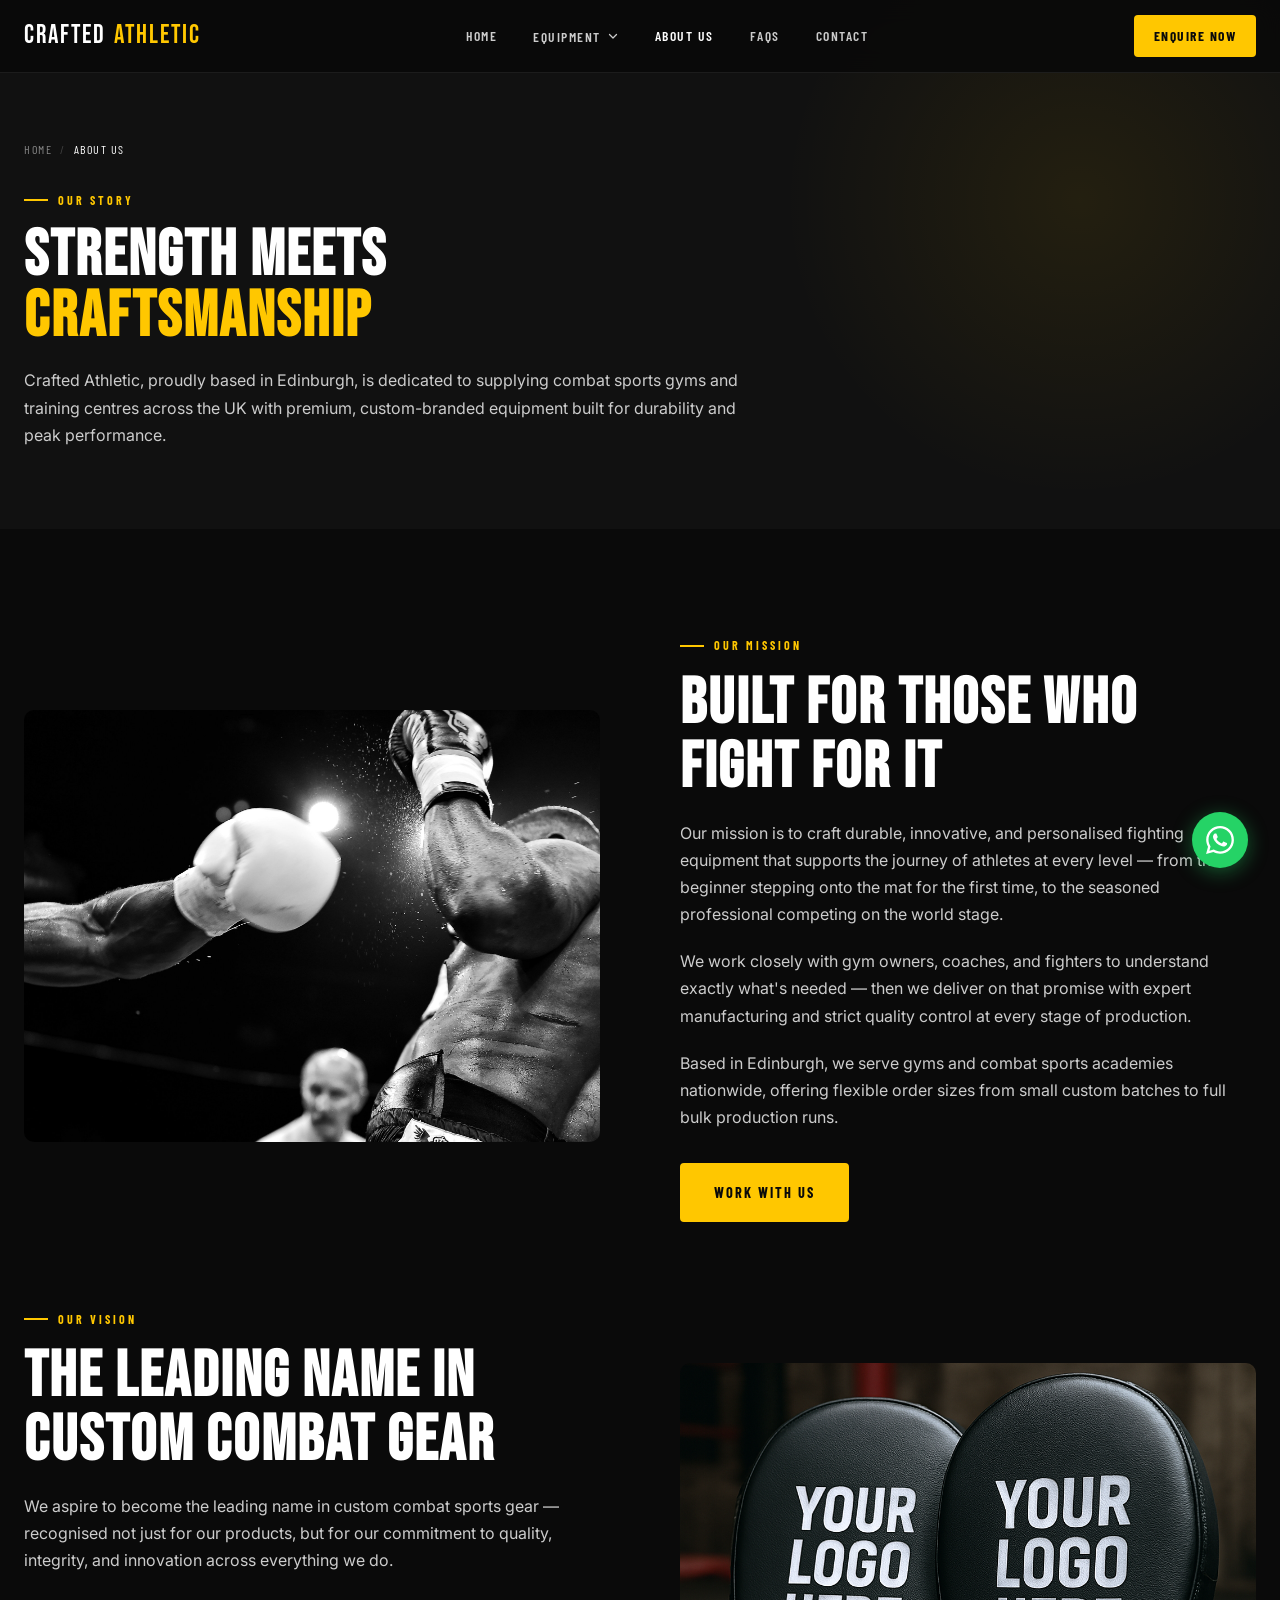
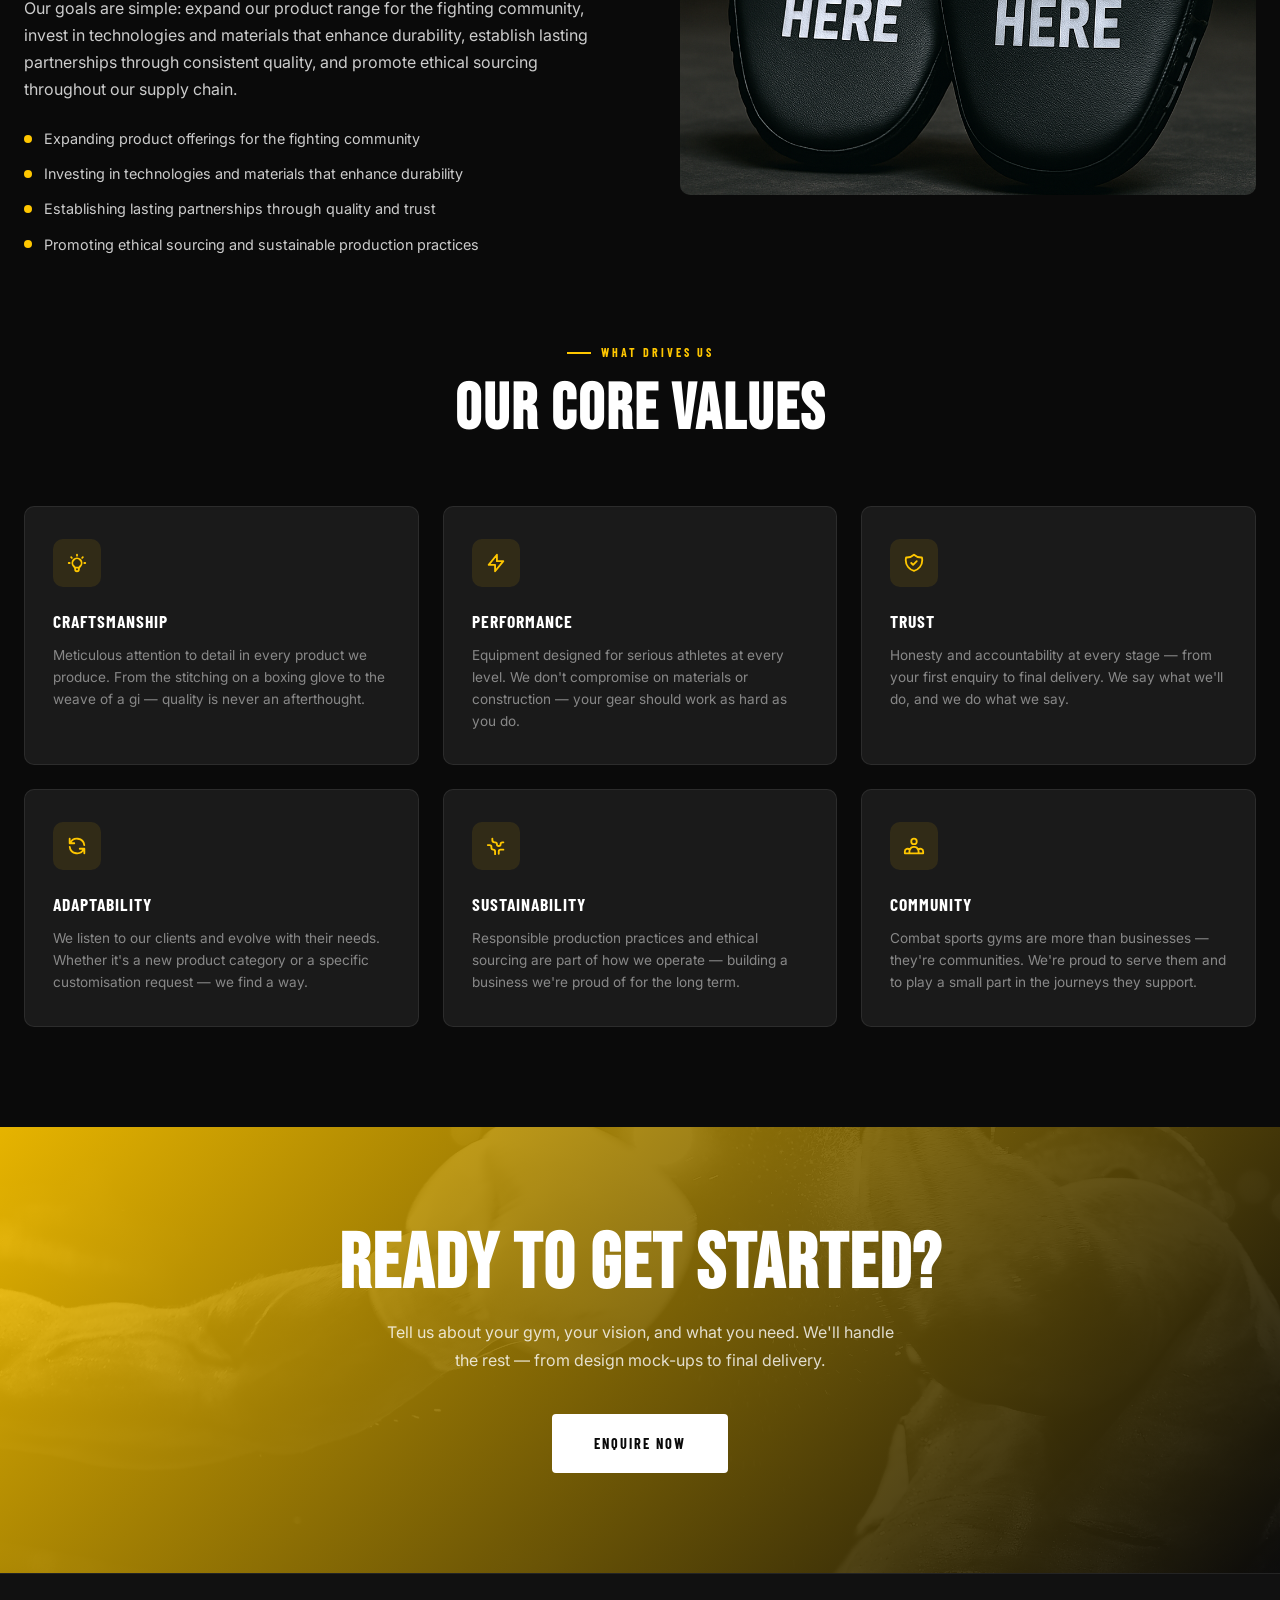
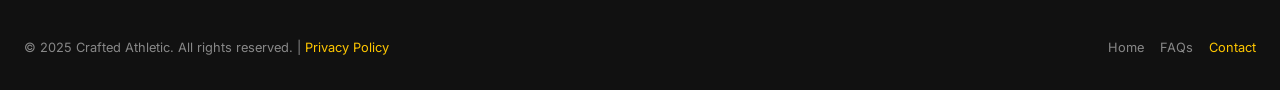
<file: aboutus.html>
<!DOCTYPE html>
<html lang="en-GB">
<head>
  <meta charset="UTF-8" /><meta name="viewport" content="width=device-width, initial-scale=1.0" />
  <title>About Us | Crafted Athletic — Edinburgh Custom Fight Gear</title>
  <meta name="description" content="Learn about Crafted Athletic — Edinburgh-based custom combat sports equipment supplier. Our mission, values and commitment to quality for gyms across the UK." />
  <meta name="author" content="Crafted Athletic" />
  <meta name="robots" content="index, follow" />
  <meta name="geo.region" content="GB-SCT" />
  <meta name="geo.placename" content="Edinburgh, Scotland" />
  <meta name="geo.position" content="55.9533;-3.1883" />
  <meta name="ICBM" content="55.9533, -3.1883" />
  <meta property="og:type" content="website" />
  <meta property="og:site_name" content="Crafted Athletic" />
  <meta property="og:locale" content="en_GB" />
  <meta property="og:url" content="https://www.craftedathletic.co.uk/aboutus" />
  <meta property="og:title" content="About Us | Crafted Athletic — Edinburgh Custom Fight Gear" />
  <meta property="og:description" content="Edinburgh-based custom combat sports equipment supplier. Our mission, values and commitment to quality for gyms across the UK." />
  <meta property="og:image" content="https://www.craftedathletic.co.uk/og-image.jpg" />
  <meta name="twitter:card" content="summary_large_image" />
  <meta name="twitter:site" content="@craftedathleticuk" />
  <meta name="twitter:title" content="About Us | Crafted Athletic — Edinburgh Custom Fight Gear" />
  <meta name="twitter:description" content="Edinburgh-based custom combat sports equipment supplier. Our mission, values and commitment to quality for gyms across the UK." />
  <meta name="twitter:image" content="https://www.craftedathletic.co.uk/og-image.jpg" />
  <link rel="canonical" href="https://www.craftedathletic.co.uk/aboutus" />
  <script type="application/ld+json">
  {
    "@context": "https://schema.org",
    "@type": "Organization",
    "@id": "https://www.craftedathletic.co.uk/#organization",
    "name": "Crafted Athletic",
    "url": "https://www.craftedathletic.co.uk",
    "description": "Premium custom combat sports equipment for boxing, Muay Thai, BJJ, MMA and all martial arts. Edinburgh-based, serving gyms and athletes across the UK.",
    "foundingLocation": { "@type": "Place", "name": "Edinburgh, Scotland" },
    "areaServed": { "@type": "Country", "name": "United Kingdom" },
    "email": "info@craftedathletic.co.uk",
    "telephone": "+447438952003",
    "sameAs": ["https://www.instagram.com/craftedathleticuk","https://www.facebook.com/craftedathleticuk"]
  }
  </script>
  <link rel="stylesheet" href="styles.css" />
</head>
<body>
  <nav class="navbar" id="navbar"><div class="container"><div class="nav-inner">
    <a href="/" class="nav-logo">CRAFTED <span>ATHLETIC</span></a>
    <ul class="nav-links">
      <li><a href="/">Home</a></li>
      <li><button class="dropdown-toggle">Equipment <svg xmlns="http://www.w3.org/2000/svg" fill="none" viewBox="0 0 24 24" stroke="currentColor" stroke-width="2.5"><path stroke-linecap="round" stroke-linejoin="round" d="M19 9l-7 7-7-7"/></svg></button>
        <div class="dropdown-menu"><a href="custom-equipment/gloves.html">Boxing Gloves</a><a href="custom-equipment/focus-pads.html">Focus Pads</a><a href="custom-equipment/headguards.html">Headguards</a><a href="custom-equipment/rashguards.html">Rash Guards</a><a href="custom-equipment/hoodies.html">Hoodies</a><a href="custom-equipment/tshirts.html">T-Shirts</a><a href="custom-equipment/gi.html">Gi's</a></div>
      </li>
      <li><a href="aboutus.html" class="active">About Us</a></li><li><a href="faqs.html">FAQs</a></li><li><a href="/#enquire">Contact</a></li>
    </ul>
    <a href="/#enquire" class="nav-cta">Enquire Now</a>
    <button class="hamburger" id="hamburger" aria-label="Menu"><span></span><span></span><span></span></button>
  </div></div></nav>
  <div class="mobile-nav" id="mobile-nav">
    <span class="mobile-section-label">Navigation</span><a href="/">Home</a>
    <span class="mobile-section-label">Equipment</span>
    <a href="custom-equipment/gloves.html">Boxing Gloves</a><a href="custom-equipment/focus-pads.html">Focus Pads</a><a href="custom-equipment/headguards.html">Headguards</a><a href="custom-equipment/rashguards.html">Rash Guards</a><a href="custom-equipment/hoodies.html">Hoodies</a><a href="custom-equipment/tshirts.html">T-Shirts</a><a href="custom-equipment/gi.html">Gi's</a>
    <span class="mobile-section-label">Company</span>
    <a href="aboutus.html">About Us</a><a href="faqs.html">FAQs</a><a href="/#enquire">Contact</a>
  </div>

  <div class="page-hero">
    <div class="container"><div class="page-hero-inner">
      <div class="breadcrumb"><a href="/">Home</a><span class="sep">/</span><span class="current">About Us</span></div>
      <span class="section-label">Our Story</span>
      <h1>Strength Meets<br><span style="color:var(--red)">Craftsmanship</span></h1>
      <p>Crafted Athletic, proudly based in Edinburgh, is dedicated to supplying combat sports gyms and training centres across the UK with premium, custom-branded equipment built for durability and peak performance.</p>
    </div></div>
  </div>

  <!-- MISSION -->
  <section class="mission-section">
    <div class="container">
      <div class="mission-grid">
        <div class="mission-img fade-in">
          <img src="images/hero.jpg" alt="Fighter training" />
        </div>
        <div class="fade-in fade-in-delay-2">
          <span class="section-label">Our Mission</span>
          <h2 class="section-title">Built for Those Who Fight for It</h2>
          <p style="color:var(--light-gray);line-height:1.7;margin-bottom:20px;">Our mission is to craft durable, innovative, and personalised fighting equipment that supports the journey of athletes at every level — from the beginner stepping onto the mat for the first time, to the seasoned professional competing on the world stage.</p>
          <p style="color:var(--light-gray);line-height:1.7;margin-bottom:20px;">We work closely with gym owners, coaches, and fighters to understand exactly what's needed — then we deliver on that promise with expert manufacturing and strict quality control at every stage of production.</p>
          <p style="color:var(--light-gray);line-height:1.7;margin-bottom:32px;">Based in Edinburgh, we serve gyms and combat sports academies nationwide, offering flexible order sizes from small custom batches to full bulk production runs.</p>
          <a href="/#enquire" class="btn-primary">Work With Us</a>
        </div>
      </div>

      <div class="mission-grid" style="margin-bottom:0;">
        <div class="fade-in">
          <span class="section-label">Our Vision</span>
          <h2 class="section-title">The Leading Name in Custom Combat Gear</h2>
          <p style="color:var(--light-gray);line-height:1.7;margin-bottom:20px;">We aspire to become the leading name in custom combat sports gear — recognised not just for our products, but for our commitment to quality, integrity, and innovation across everything we do.</p>
          <p style="color:var(--light-gray);line-height:1.7;margin-bottom:20px;">Our goals are simple: expand our product range for the fighting community, invest in technologies and materials that enhance durability, establish lasting partnerships through consistent quality, and promote ethical sourcing throughout our supply chain.</p>
          <ul style="display:flex;flex-direction:column;gap:12px;margin-top:24px;">
            <li style="display:flex;align-items:center;gap:12px;font-size:.9rem;color:var(--light-gray);">
              <span style="width:8px;height:8px;background:var(--red);border-radius:50%;flex-shrink:0;"></span>
              Expanding product offerings for the fighting community
            </li>
            <li style="display:flex;align-items:center;gap:12px;font-size:.9rem;color:var(--light-gray);">
              <span style="width:8px;height:8px;background:var(--red);border-radius:50%;flex-shrink:0;"></span>
              Investing in technologies and materials that enhance durability
            </li>
            <li style="display:flex;align-items:center;gap:12px;font-size:.9rem;color:var(--light-gray);">
              <span style="width:8px;height:8px;background:var(--red);border-radius:50%;flex-shrink:0;"></span>
              Establishing lasting partnerships through quality and trust
            </li>
            <li style="display:flex;align-items:center;gap:12px;font-size:.9rem;color:var(--light-gray);">
              <span style="width:8px;height:8px;background:var(--red);border-radius:50%;flex-shrink:0;"></span>
              Promoting ethical sourcing and sustainable production practices
            </li>
          </ul>
        </div>
        <div class="mission-img fade-in fade-in-delay-2">
          <img src="images/pads-mockup.png" alt="Custom boxing equipment" />
        </div>
      </div>

      <!-- VALUES -->
      <div style="margin-top:80px;" class="fade-in">
        <div style="text-align:center;margin-bottom:48px;">
          <span class="section-label" style="justify-content:center">What Drives Us</span>
          <h2 class="section-title">Our Core Values</h2>
        </div>
        <div class="values-grid-full">
          <div class="value-card">
            <div class="value-card-icon"><svg xmlns="http://www.w3.org/2000/svg" fill="none" viewBox="0 0 24 24" stroke="currentColor" stroke-width="2"><path stroke-linecap="round" stroke-linejoin="round" d="M9.663 17h4.673M12 3v1m6.364 1.636l-.707.707M21 12h-1M4 12H3m3.343-5.657l-.707-.707m2.828 9.9a5 5 0 117.072 0l-.548.547A3.374 3.374 0 0014 18.469V19a2 2 0 11-4 0v-.531c0-.895-.356-1.754-.988-2.386l-.548-.547z"/></svg></div>
            <h3>Craftsmanship</h3>
            <p>Meticulous attention to detail in every product we produce. From the stitching on a boxing glove to the weave of a gi — quality is never an afterthought.</p>
          </div>
          <div class="value-card">
            <div class="value-card-icon"><svg xmlns="http://www.w3.org/2000/svg" fill="none" viewBox="0 0 24 24" stroke="currentColor" stroke-width="2"><path stroke-linecap="round" stroke-linejoin="round" d="M13 10V3L4 14h7v7l9-11h-7z"/></svg></div>
            <h3>Performance</h3>
            <p>Equipment designed for serious athletes at every level. We don't compromise on materials or construction — your gear should work as hard as you do.</p>
          </div>
          <div class="value-card">
            <div class="value-card-icon"><svg xmlns="http://www.w3.org/2000/svg" fill="none" viewBox="0 0 24 24" stroke="currentColor" stroke-width="2"><path stroke-linecap="round" stroke-linejoin="round" d="M9 12l2 2 4-4m5.618-4.016A11.955 11.955 0 0112 2.944a11.955 11.955 0 01-8.618 3.04A12.02 12.02 0 003 9c0 5.591 3.824 10.29 9 11.622 5.176-1.332 9-6.03 9-11.622 0-1.042-.133-2.052-.382-3.016z"/></svg></div>
            <h3>Trust</h3>
            <p>Honesty and accountability at every stage — from your first enquiry to final delivery. We say what we'll do, and we do what we say.</p>
          </div>
          <div class="value-card">
            <div class="value-card-icon"><svg xmlns="http://www.w3.org/2000/svg" fill="none" viewBox="0 0 24 24" stroke="currentColor" stroke-width="2"><path stroke-linecap="round" stroke-linejoin="round" d="M4 4v5h.582m15.356 2A8.001 8.001 0 004.582 9m0 0H9m11 11v-5h-.581m0 0a8.003 8.003 0 01-15.357-2m15.357 2H15"/></svg></div>
            <h3>Adaptability</h3>
            <p>We listen to our clients and evolve with their needs. Whether it's a new product category or a specific customisation request — we find a way.</p>
          </div>
          <div class="value-card">
            <div class="value-card-icon"><svg xmlns="http://www.w3.org/2000/svg" fill="none" viewBox="0 0 24 24" stroke="currentColor" stroke-width="2"><path stroke-linecap="round" stroke-linejoin="round" d="M3.055 11H5a2 2 0 012 2v1a2 2 0 002 2 2 2 0 012 2v2.945M8 3.935V5.5A2.5 2.5 0 0010.5 8h.5a2 2 0 012 2 2 2 0 104 0 2 2 0 012-2h1.064M15 20.488V18a2 2 0 012-2h3.064"/></svg></div>
            <h3>Sustainability</h3>
            <p>Responsible production practices and ethical sourcing are part of how we operate — building a business we're proud of for the long term.</p>
          </div>
          <div class="value-card">
            <div class="value-card-icon"><svg xmlns="http://www.w3.org/2000/svg" fill="none" viewBox="0 0 24 24" stroke="currentColor" stroke-width="2"><path stroke-linecap="round" stroke-linejoin="round" d="M17 20h5v-2a3 3 0 00-5.356-1.857M17 20H7m10 0v-2c0-.656-.126-1.283-.356-1.857M7 20H2v-2a3 3 0 015.356-1.857M7 20v-2c0-.656.126-1.283.356-1.857m0 0a5.002 5.002 0 019.288 0M15 7a3 3 0 11-6 0 3 3 0 016 0z"/></svg></div>
            <h3>Community</h3>
            <p>Combat sports gyms are more than businesses — they're communities. We're proud to serve them and to play a small part in the journeys they support.</p>
          </div>
        </div>
      </div>
    </div>
  </section>

  <!-- CTA -->
  <div class="cta-band">
    <div class="cta-band-bg"></div>
    <div class="container"><div class="cta-band-content fade-in">
      <h2>Ready to Get Started?</h2>
      <p>Tell us about your gym, your vision, and what you need. We'll handle the rest — from design mock-ups to final delivery.</p>
      <a href="/#enquire" class="btn-white">Enquire Now</a>
    </div></div>
  </div>

  <footer>
    <div class="container">
      <div class="footer-bottom" style="border-top:none;padding-top:0;">
        <p>&copy; 2025 Crafted Athletic. All rights reserved. | <a href="privacy-policy.html">Privacy Policy</a></p>
        <div style="display:flex;gap:16px;"><a href="/" style="font-size:.8rem;color:var(--gray)">Home</a><a href="faqs.html" style="font-size:.8rem;color:var(--gray)">FAQs</a><a href="/#enquire" style="font-size:.8rem;color:var(--red)">Contact</a></div>
      </div>
    </div>
  </footer>
  <a href="https://wa.me/447438952003" target="_blank" rel="noopener" class="whatsapp-float" aria-label="WhatsApp"><svg xmlns="http://www.w3.org/2000/svg" viewBox="0 0 24 24"><path d="M.057 24l1.687-6.163c-1.041-1.804-1.588-3.849-1.587-5.946.003-6.556 5.338-11.891 11.893-11.891 3.181.001 6.167 1.24 8.413 3.488 2.245 2.248 3.481 5.236 3.48 8.414-.003 6.557-5.338 11.892-11.893 11.892-1.99-.001-3.951-.5-5.688-1.448l-6.305 1.654zm6.597-3.807c1.676.995 3.276 1.591 5.392 1.592 5.448 0 9.886-4.434 9.889-9.885.002-5.462-4.415-9.89-9.881-9.892-5.452 0-9.887 4.434-9.889 9.884-.001 2.225.651 3.891 1.746 5.634l-.999 3.648 3.742-.981zm11.387-5.464c-.074-.124-.272-.198-.57-.347-.297-.149-1.758-.868-2.031-.967-.272-.099-.47-.149-.669.149-.198.297-.768.967-.941 1.165-.173.198-.347.223-.644.074-.297-.149-1.255-.462-2.39-1.475-.883-.788-1.48-1.761-1.653-2.059-.173-.297-.018-.458.13-.606.134-.133.297-.347.446-.521.151-.172.2-.296.3-.495.099-.198.05-.372-.025-.521-.075-.148-.669-1.611-.916-2.206-.242-.579-.487-.501-.669-.51l-.57-.01c-.198 0-.52.074-.792.372s-1.04 1.016-1.04 2.479 1.065 2.876 1.213 3.074c.149.198 2.095 3.2 5.076 4.487.709.306 1.263.489 1.694.626.712.226 1.36.194 1.872.118.571-.085 1.758-.719 2.006-1.413.248-.695.248-1.29.173-1.414z"/></svg></a>
  <script src="app.js"></script>
</body>
</html>
</file>
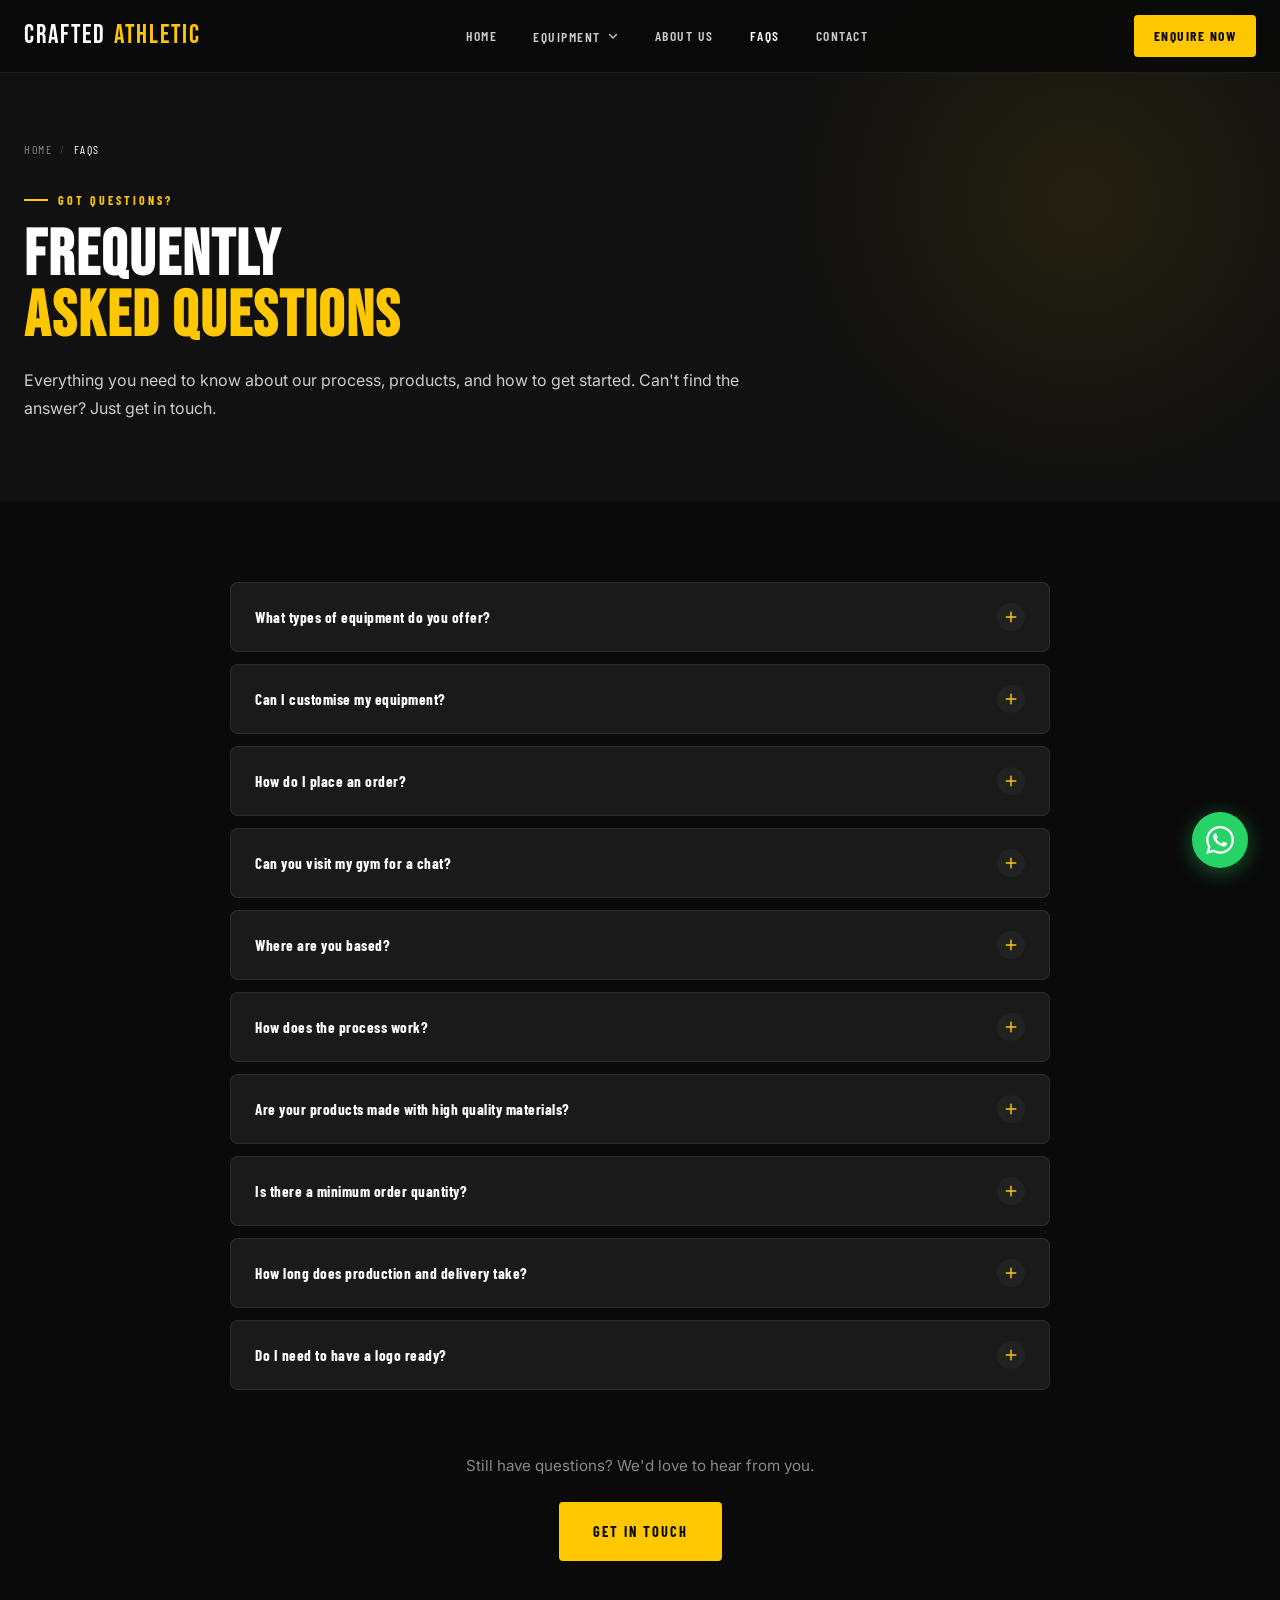
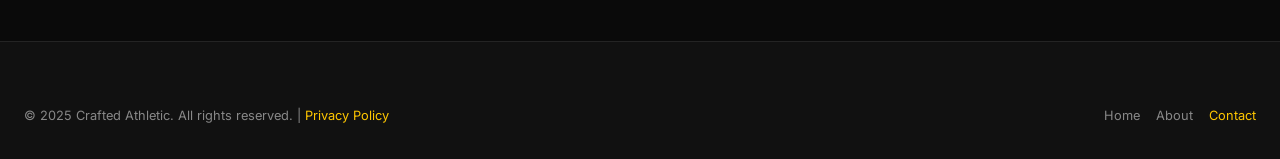
<file: faqs.html>
<!DOCTYPE html>
<html lang="en-GB">
<head>
  <meta charset="UTF-8" /><meta name="viewport" content="width=device-width, initial-scale=1.0" />
  <title>FAQs | Crafted Athletic — Custom Combat Sports Equipment</title>
  <meta name="description" content="Frequently asked questions about Crafted Athletic's custom combat sports equipment — ordering process, minimum quantities, customisation, delivery and more." />
  <meta name="author" content="Crafted Athletic" />
  <meta name="robots" content="index, follow" />
  <meta name="geo.region" content="GB-SCT" />
  <meta name="geo.placename" content="Edinburgh, Scotland" />
  <meta name="geo.position" content="55.9533;-3.1883" />
  <meta name="ICBM" content="55.9533, -3.1883" />
  <meta property="og:type" content="website" />
  <meta property="og:site_name" content="Crafted Athletic" />
  <meta property="og:locale" content="en_GB" />
  <meta property="og:url" content="https://www.craftedathletic.co.uk/faqs" />
  <meta property="og:title" content="FAQs | Crafted Athletic — Custom Combat Sports Equipment" />
  <meta property="og:description" content="Everything you need to know about ordering custom fight gear — process, customisation, minimum quantities, delivery and more." />
  <meta property="og:image" content="https://www.craftedathletic.co.uk/og-image.jpg" />
  <meta name="twitter:card" content="summary_large_image" />
  <meta name="twitter:site" content="@craftedathleticuk" />
  <meta name="twitter:title" content="FAQs | Crafted Athletic — Custom Combat Sports Equipment" />
  <meta name="twitter:description" content="Everything you need to know about ordering custom fight gear — process, customisation, minimum quantities, delivery and more." />
  <meta name="twitter:image" content="https://www.craftedathletic.co.uk/og-image.jpg" />
  <link rel="canonical" href="https://www.craftedathletic.co.uk/faqs" />
  <script type="application/ld+json">
  {
    "@context": "https://schema.org",
    "@type": "FAQPage",
    "mainEntity": [
      { "@type": "Question", "name": "What types of equipment do you offer?", "acceptedAnswer": { "@type": "Answer", "text": "We offer custom boxing and martial arts equipment, including gloves, pads, headgear, Gi's, protective gear, clothing, and more. Our range covers boxing, Muay Thai, BJJ, MMA, kickboxing, and all combat sports." } },
      { "@type": "Question", "name": "Can I customise my equipment?", "acceptedAnswer": { "@type": "Answer", "text": "All of our products are fully customisable, including the material, fit, weight, colour, branding, and more. We work with you to create something that perfectly represents your gym or team." } },
      { "@type": "Question", "name": "How do I place an order?", "acceptedAnswer": { "@type": "Answer", "text": "Fill in our enquiry form on the homepage with as much detail as possible. We'll respond within 24 hours via email to discuss your requirements. Alternatively, message us on WhatsApp at +44 7438 952003." } },
      { "@type": "Question", "name": "Can you visit my gym for a chat?", "acceptedAnswer": { "@type": "Answer", "text": "Yes — we visit gyms within central Scotland or within approximately 20 miles of Edinburgh. For customers further afield, we consult via phone, email, or video call." } },
      { "@type": "Question", "name": "Where are you based?", "acceptedAnswer": { "@type": "Answer", "text": "We're based in Edinburgh, Scotland — but we cover nationwide across the UK." } },
      { "@type": "Question", "name": "How does the process work?", "acceptedAnswer": { "@type": "Answer", "text": "1. Enquire — send us your requirements. 2. Discuss — we gather product, quantity, materials and logo details. 3. Design — we create mock-ups for your review. 4. Sample — we can produce a sample run. 5. Produce and Deliver — finished product delivered to your gym." } },
      { "@type": "Question", "name": "Are your products made with high quality materials?", "acceptedAnswer": { "@type": "Answer", "text": "All our products are crafted using top-grade materials to ensure durability, comfort, and performance, with strict quality control at every stage." } },
      { "@type": "Question", "name": "Is there a minimum order quantity?", "acceptedAnswer": { "@type": "Answer", "text": "For sample orders, the minimum is 4 items. For main production orders, the minimum is 20 items. We also accommodate larger bulk orders." } },
      { "@type": "Question", "name": "How long does production and delivery take?", "acceptedAnswer": { "@type": "Answer", "text": "Lead times vary depending on product type and order quantity. We always provide a clear timeline before production begins. Expedited options are available." } },
      { "@type": "Question", "name": "Do I need to have a logo ready?", "acceptedAnswer": { "@type": "Answer", "text": "Ideally yes — a high-resolution vector logo works best. However, we can work with what you have. The most important thing is getting the conversation started." } }
    ]
  }
  </script>
  <link rel="stylesheet" href="styles.css" />
</head>
<body>
  <nav class="navbar" id="navbar"><div class="container"><div class="nav-inner">
    <a href="/" class="nav-logo">CRAFTED <span>ATHLETIC</span></a>
    <ul class="nav-links">
      <li><a href="/">Home</a></li>
      <li><button class="dropdown-toggle">Equipment <svg xmlns="http://www.w3.org/2000/svg" fill="none" viewBox="0 0 24 24" stroke="currentColor" stroke-width="2.5"><path stroke-linecap="round" stroke-linejoin="round" d="M19 9l-7 7-7-7"/></svg></button>
        <div class="dropdown-menu"><a href="custom-equipment/gloves.html">Boxing Gloves</a><a href="custom-equipment/focus-pads.html">Focus Pads</a><a href="custom-equipment/headguards.html">Headguards</a><a href="custom-equipment/rashguards.html">Rash Guards</a><a href="custom-equipment/hoodies.html">Hoodies</a><a href="custom-equipment/tshirts.html">T-Shirts</a><a href="custom-equipment/gi.html">Gi's</a></div>
      </li>
      <li><a href="aboutus.html">About Us</a></li><li><a href="faqs.html" class="active">FAQs</a></li><li><a href="/#enquire">Contact</a></li>
    </ul>
    <a href="/#enquire" class="nav-cta">Enquire Now</a>
    <button class="hamburger" id="hamburger" aria-label="Menu"><span></span><span></span><span></span></button>
  </div></div></nav>
  <div class="mobile-nav" id="mobile-nav">
    <span class="mobile-section-label">Navigation</span><a href="/">Home</a>
    <span class="mobile-section-label">Equipment</span>
    <a href="custom-equipment/gloves.html">Boxing Gloves</a><a href="custom-equipment/focus-pads.html">Focus Pads</a><a href="custom-equipment/headguards.html">Headguards</a><a href="custom-equipment/rashguards.html">Rash Guards</a><a href="custom-equipment/hoodies.html">Hoodies</a><a href="custom-equipment/tshirts.html">T-Shirts</a><a href="custom-equipment/gi.html">Gi's</a>
    <span class="mobile-section-label">Company</span>
    <a href="aboutus.html">About Us</a><a href="faqs.html">FAQs</a><a href="/#enquire">Contact</a>
  </div>

  <div class="page-hero"><div class="container"><div class="page-hero-inner">
    <div class="breadcrumb"><a href="/">Home</a><span class="sep">/</span><span class="current">FAQs</span></div>
    <span class="section-label">Got Questions?</span>
    <h1>Frequently<br><span style="color:var(--red)">Asked Questions</span></h1>
    <p>Everything you need to know about our process, products, and how to get started. Can't find the answer? Just get in touch.</p>
  </div></div></div>

  <section class="faqs-section">
    <div class="container">
      <div class="faq-list">

        <div class="faq-item">
          <div class="faq-question">
            <h3>What types of equipment do you offer?</h3>
            <div class="faq-toggle"><svg xmlns="http://www.w3.org/2000/svg" fill="none" viewBox="0 0 24 24" stroke="currentColor" stroke-width="2.5"><path stroke-linecap="round" stroke-linejoin="round" d="M12 4v16m8-8H4"/></svg></div>
          </div>
          <div class="faq-answer"><div class="faq-answer-inner">We offer custom boxing and martial arts equipment, including gloves, pads, headgear, Gi's, protective gear, clothing, and more. Our range covers boxing, Muay Thai, BJJ, MMA, kickboxing, and all combat sports. If there's something specific you need that isn't listed, just get in touch — we can usually help.</div></div>
        </div>

        <div class="faq-item">
          <div class="faq-question">
            <h3>Can I customise my equipment?</h3>
            <div class="faq-toggle"><svg xmlns="http://www.w3.org/2000/svg" fill="none" viewBox="0 0 24 24" stroke="currentColor" stroke-width="2.5"><path stroke-linecap="round" stroke-linejoin="round" d="M12 4v16m8-8H4"/></svg></div>
          </div>
          <div class="faq-answer"><div class="faq-answer-inner">Absolutely — all of our products are fully customisable, including (but not limited to) the material, fit, weight, colour, branding, and more. We work with you to create something that perfectly represents your gym or team. Just send us your logo and we'll take it from there.</div></div>
        </div>

        <div class="faq-item">
          <div class="faq-question">
            <h3>How do I place an order?</h3>
            <div class="faq-toggle"><svg xmlns="http://www.w3.org/2000/svg" fill="none" viewBox="0 0 24 24" stroke="currentColor" stroke-width="2.5"><path stroke-linecap="round" stroke-linejoin="round" d="M12 4v16m8-8H4"/></svg></div>
          </div>
          <div class="faq-answer"><div class="faq-answer-inner">Simply fill in our enquiry form on the homepage with as much detail as possible — what you're looking for, quantities, and any branding ideas you have. We'll respond within 24 hours via email to discuss your requirements and get the process started. Alternatively, you can message us on WhatsApp at +44 7438 952003.</div></div>
        </div>

        <div class="faq-item">
          <div class="faq-question">
            <h3>Can you visit my gym for a chat?</h3>
            <div class="faq-toggle"><svg xmlns="http://www.w3.org/2000/svg" fill="none" viewBox="0 0 24 24" stroke="currentColor" stroke-width="2.5"><path stroke-linecap="round" stroke-linejoin="round" d="M12 4v16m8-8H4"/></svg></div>
          </div>
          <div class="faq-answer"><div class="faq-answer-inner">Yes! We're happy to visit gyms within central Scotland or within approximately 20 miles of Edinburgh. For customers further afield, we're equally happy to consult via phone, email, or video call. No matter where you are in the UK, we'll make the process smooth and straightforward.</div></div>
        </div>

        <div class="faq-item">
          <div class="faq-question">
            <h3>Where are you based?</h3>
            <div class="faq-toggle"><svg xmlns="http://www.w3.org/2000/svg" fill="none" viewBox="0 0 24 24" stroke="currentColor" stroke-width="2.5"><path stroke-linecap="round" stroke-linejoin="round" d="M12 4v16m8-8H4"/></svg></div>
          </div>
          <div class="faq-answer"><div class="faq-answer-inner">We're based in Edinburgh, Scotland — but we cover nationwide. Whether your gym is in London, Manchester, Cardiff, or anywhere else across the UK, we deliver directly to your door.</div></div>
        </div>

        <div class="faq-item">
          <div class="faq-question">
            <h3>How does the process work?</h3>
            <div class="faq-toggle"><svg xmlns="http://www.w3.org/2000/svg" fill="none" viewBox="0 0 24 24" stroke="currentColor" stroke-width="2.5"><path stroke-linecap="round" stroke-linejoin="round" d="M12 4v16m8-8H4"/></svg></div>
          </div>
          <div class="faq-answer"><div class="faq-answer-inner">
            <p style="margin-bottom:12px;">Our process is simple and collaborative:</p>
            <ol style="padding-left:20px;display:flex;flex-direction:column;gap:10px;">
              <li><strong>Enquire</strong> — Send us your requirements via our contact form or WhatsApp.</li>
              <li><strong>Discuss</strong> — We gather all the details: product type, quantity, materials, and your logo file.</li>
              <li><strong>Design</strong> — Our designers create detailed mock-ups for your review. We refine until you're 100% happy.</li>
              <li><strong>Sample</strong> — We offer a sample run before the full order so you can see and feel the quality firsthand.</li>
              <li><strong>Produce &amp; Deliver</strong> — Your finished product is manufactured and delivered directly to your gym.</li>
            </ol>
            <p style="margin-top:12px;">Expedited orders are available if you need things on a tighter timeline — just let us know.</p>
          </div></div>
        </div>

        <div class="faq-item">
          <div class="faq-question">
            <h3>Are your products made with high quality materials?</h3>
            <div class="faq-toggle"><svg xmlns="http://www.w3.org/2000/svg" fill="none" viewBox="0 0 24 24" stroke="currentColor" stroke-width="2.5"><path stroke-linecap="round" stroke-linejoin="round" d="M12 4v16m8-8H4"/></svg></div>
          </div>
          <div class="faq-answer"><div class="faq-answer-inner">Absolutely. All our products are crafted using top-grade materials to ensure durability, comfort, and performance. We work with experienced manufacturers and apply strict quality control at every stage of the process. We wouldn't put our name on anything we wouldn't be proud to use ourselves.</div></div>
        </div>

        <div class="faq-item">
          <div class="faq-question">
            <h3>Is there a minimum order quantity?</h3>
            <div class="faq-toggle"><svg xmlns="http://www.w3.org/2000/svg" fill="none" viewBox="0 0 24 24" stroke="currentColor" stroke-width="2.5"><path stroke-linecap="round" stroke-linejoin="round" d="M12 4v16m8-8H4"/></svg></div>
          </div>
          <div class="faq-answer"><div class="faq-answer-inner">Yes — for sample orders, the minimum is 4 items (charged at a higher per-unit rate to cover setup costs). For main production orders, the minimum is 20 items. We also accommodate larger bulk orders. If you're unsure what quantity suits your needs, get in touch and we'll advise based on your budget and requirements.</div></div>
        </div>

        <div class="faq-item">
          <div class="faq-question">
            <h3>How long does production and delivery take?</h3>
            <div class="faq-toggle"><svg xmlns="http://www.w3.org/2000/svg" fill="none" viewBox="0 0 24 24" stroke="currentColor" stroke-width="2.5"><path stroke-linecap="round" stroke-linejoin="round" d="M12 4v16m8-8H4"/></svg></div>
          </div>
          <div class="faq-answer"><div class="faq-answer-inner">Lead times vary depending on the product type and order quantity, but we'll always give you a clear timeline before production begins. If you have a specific deadline — a gym opening, a tournament, or a team event — let us know upfront and we'll do everything we can to meet it, including expedited options where available.</div></div>
        </div>

        <div class="faq-item">
          <div class="faq-question">
            <h3>Do I need to have a logo ready?</h3>
            <div class="faq-toggle"><svg xmlns="http://www.w3.org/2000/svg" fill="none" viewBox="0 0 24 24" stroke="currentColor" stroke-width="2.5"><path stroke-linecap="round" stroke-linejoin="round" d="M12 4v16m8-8H4"/></svg></div>
          </div>
          <div class="faq-answer"><div class="faq-answer-inner">Ideally yes — a high-resolution version of your logo (vector format preferred) works best for embroidery and printing. However, if you don't have one yet, we can work with what you have or discuss options. The most important thing is getting the conversation started.</div></div>
        </div>

      </div>

      <div style="text-align:center;margin-top:64px;" class="fade-in">
        <p style="color:var(--gray);margin-bottom:24px;font-size:.95rem;">Still have questions? We'd love to hear from you.</p>
        <a href="/#enquire" class="btn-primary">Get In Touch</a>
      </div>
    </div>
  </section>

  <footer><div class="container"><div class="footer-bottom" style="border-top:none;padding-top:0;">
    <p>&copy; 2025 Crafted Athletic. All rights reserved. | <a href="privacy-policy.html">Privacy Policy</a></p>
    <div style="display:flex;gap:16px;"><a href="/" style="font-size:.8rem;color:var(--gray)">Home</a><a href="aboutus.html" style="font-size:.8rem;color:var(--gray)">About</a><a href="/#enquire" style="font-size:.8rem;color:var(--red)">Contact</a></div>
  </div></div></footer>
  <a href="https://wa.me/447438952003" target="_blank" rel="noopener" class="whatsapp-float" aria-label="WhatsApp"><svg xmlns="http://www.w3.org/2000/svg" viewBox="0 0 24 24"><path d="M.057 24l1.687-6.163c-1.041-1.804-1.588-3.849-1.587-5.946.003-6.556 5.338-11.891 11.893-11.891 3.181.001 6.167 1.24 8.413 3.488 2.245 2.248 3.481 5.236 3.48 8.414-.003 6.557-5.338 11.892-11.893 11.892-1.99-.001-3.951-.5-5.688-1.448l-6.305 1.654zm6.597-3.807c1.676.995 3.276 1.591 5.392 1.592 5.448 0 9.886-4.434 9.889-9.885.002-5.462-4.415-9.89-9.881-9.892-5.452 0-9.887 4.434-9.889 9.884-.001 2.225.651 3.891 1.746 5.634l-.999 3.648 3.742-.981zm11.387-5.464c-.074-.124-.272-.198-.57-.347-.297-.149-1.758-.868-2.031-.967-.272-.099-.47-.149-.669.149-.198.297-.768.967-.941 1.165-.173.198-.347.223-.644.074-.297-.149-1.255-.462-2.39-1.475-.883-.788-1.48-1.761-1.653-2.059-.173-.297-.018-.458.13-.606.134-.133.297-.347.446-.521.151-.172.2-.296.3-.495.099-.198.05-.372-.025-.521-.075-.148-.669-1.611-.916-2.206-.242-.579-.487-.501-.669-.51l-.57-.01c-.198 0-.52.074-.792.372s-1.04 1.016-1.04 2.479 1.065 2.876 1.213 3.074c.149.198 2.095 3.2 5.076 4.487.709.306 1.263.489 1.694.626.712.226 1.36.194 1.872.118.571-.085 1.758-.719 2.006-1.413.248-.695.248-1.29.173-1.414z"/></svg></a>
  <script src="app.js"></script>
</body>
</html>
</file>
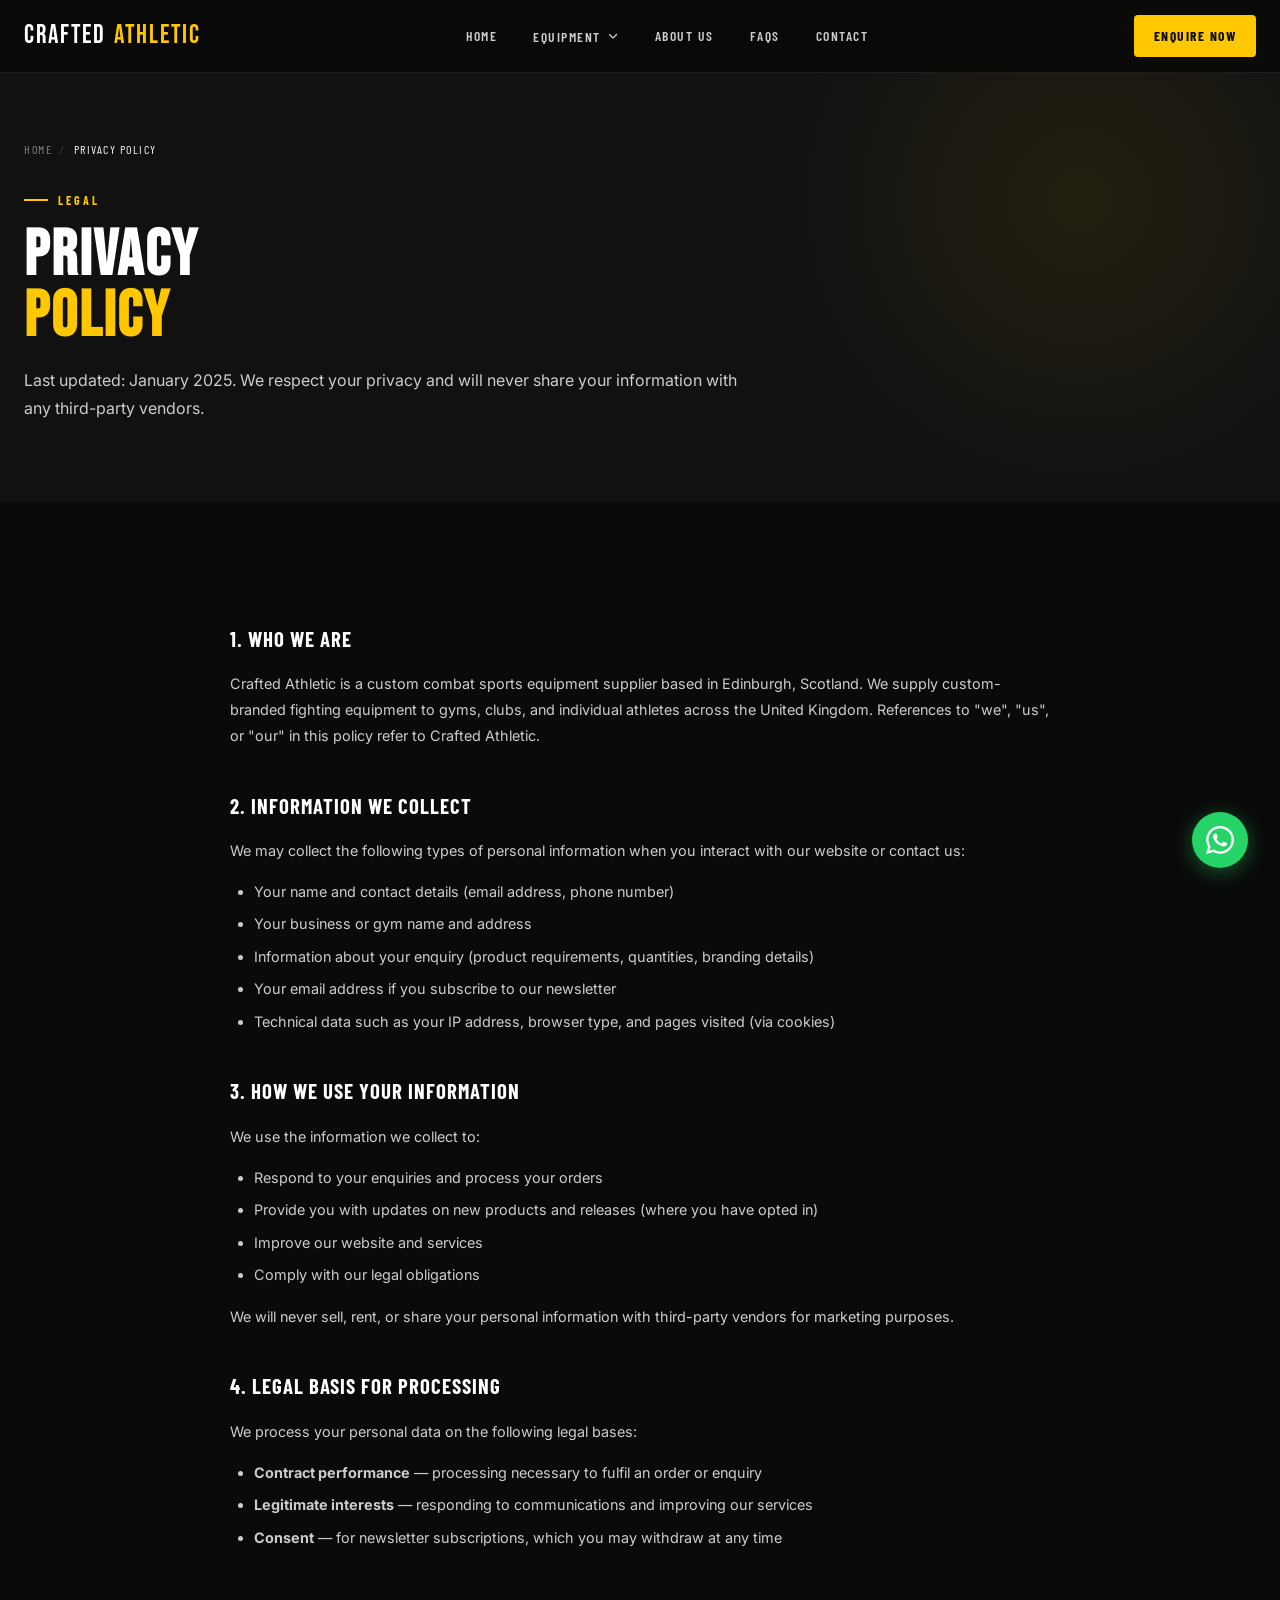
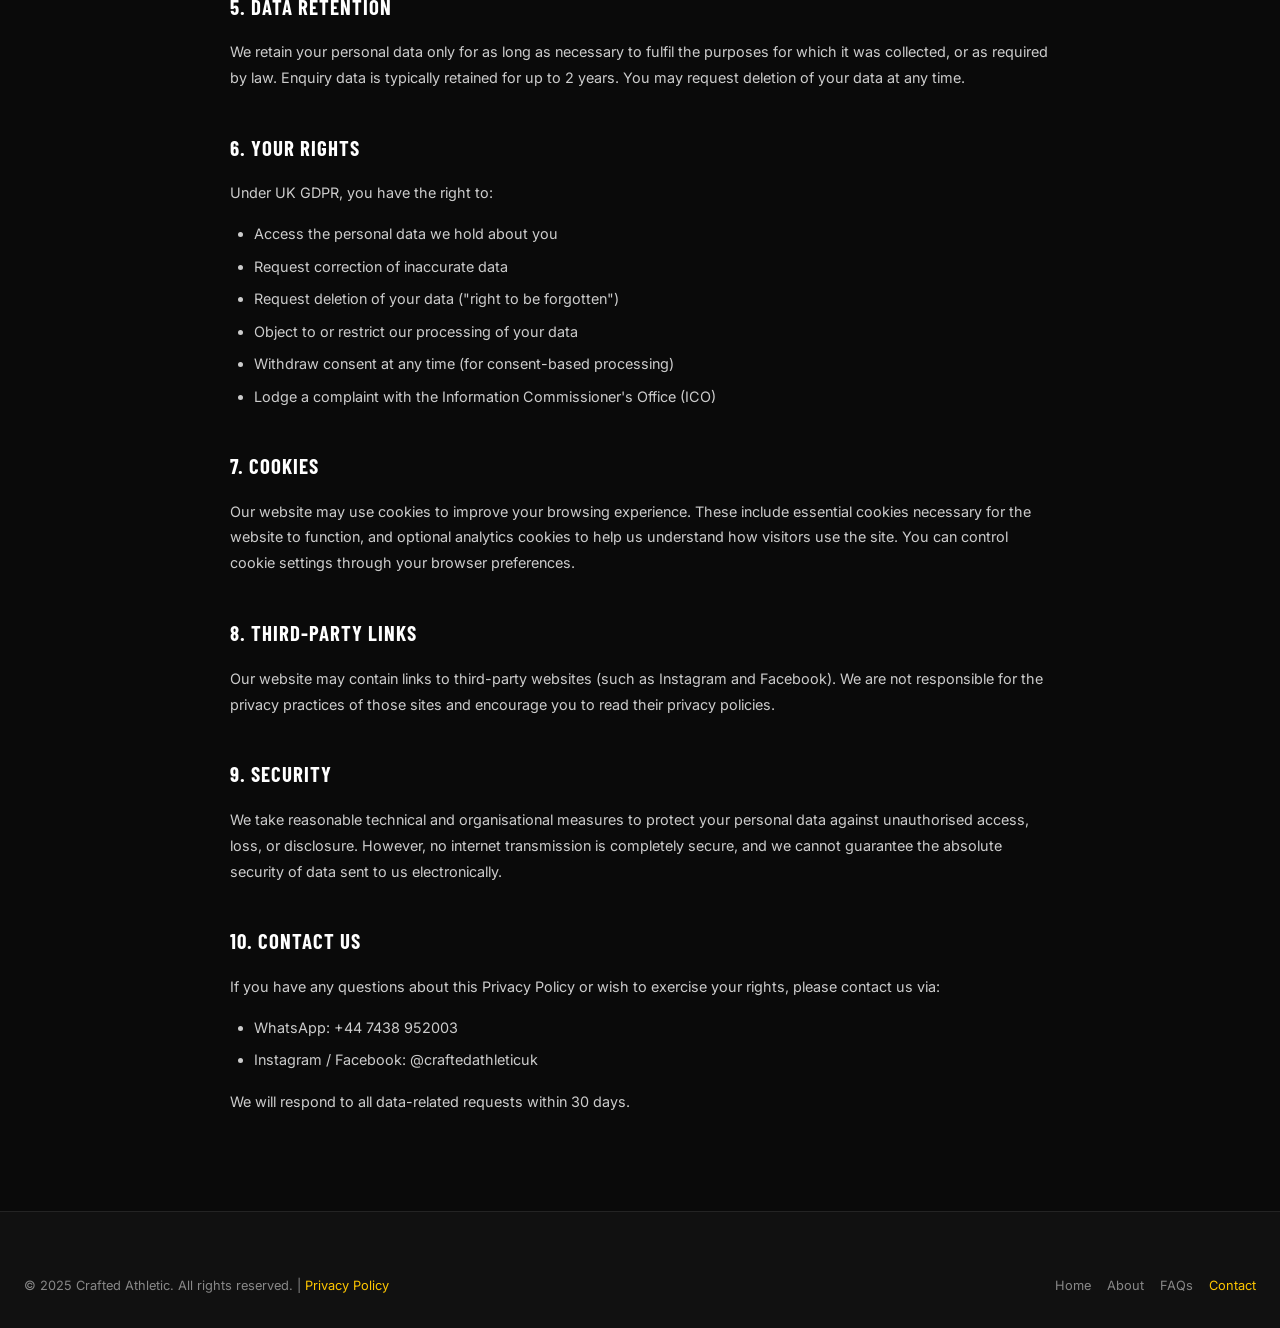
<file: privacy-policy.html>
<!DOCTYPE html>
<html lang="en-GB">
<head>
  <meta charset="UTF-8" /><meta name="viewport" content="width=device-width, initial-scale=1.0" />
  <title>Privacy Policy | Crafted Athletic</title>
  <meta name="description" content="Crafted Athletic privacy policy — how we collect, use, and protect your personal data in line with UK GDPR." />
  <meta name="author" content="Crafted Athletic" />
  <meta name="robots" content="index, follow" />
  <meta name="geo.region" content="GB-SCT" />
  <meta name="geo.placename" content="Edinburgh, Scotland" />
  <meta name="geo.position" content="55.9533;-3.1883" />
  <meta name="ICBM" content="55.9533, -3.1883" />
  <meta property="og:type" content="website" />
  <meta property="og:site_name" content="Crafted Athletic" />
  <meta property="og:locale" content="en_GB" />
  <meta property="og:url" content="https://www.craftedathletic.co.uk/privacy-policy" />
  <meta property="og:title" content="Privacy Policy | Crafted Athletic" />
  <meta property="og:description" content="Crafted Athletic privacy policy — how we collect, use, and protect your personal data in line with UK GDPR." />
  <meta property="og:image" content="https://www.craftedathletic.co.uk/og-image.jpg" />
  <meta name="twitter:card" content="summary_large_image" />
  <meta name="twitter:site" content="@craftedathleticuk" />
  <meta name="twitter:title" content="Privacy Policy | Crafted Athletic" />
  <meta name="twitter:description" content="How Crafted Athletic collects, uses, and protects your personal data — UK GDPR compliant." />
  <meta name="twitter:image" content="https://www.craftedathletic.co.uk/og-image.jpg" />
  <link rel="canonical" href="https://www.craftedathletic.co.uk/privacy-policy" />
  <link rel="stylesheet" href="styles.css" />
</head>
<body>
  <nav class="navbar" id="navbar"><div class="container"><div class="nav-inner">
    <a href="/" class="nav-logo">CRAFTED <span>ATHLETIC</span></a>
    <ul class="nav-links">
      <li><a href="/">Home</a></li>
      <li><button class="dropdown-toggle">Equipment <svg xmlns="http://www.w3.org/2000/svg" fill="none" viewBox="0 0 24 24" stroke="currentColor" stroke-width="2.5"><path stroke-linecap="round" stroke-linejoin="round" d="M19 9l-7 7-7-7"/></svg></button>
        <div class="dropdown-menu"><a href="custom-equipment/gloves.html">Boxing Gloves</a><a href="custom-equipment/focus-pads.html">Focus Pads</a><a href="custom-equipment/headguards.html">Headguards</a><a href="custom-equipment/rashguards.html">Rash Guards</a><a href="custom-equipment/hoodies.html">Hoodies</a><a href="custom-equipment/tshirts.html">T-Shirts</a><a href="custom-equipment/gi.html">Gi's</a></div>
      </li>
      <li><a href="aboutus.html">About Us</a></li><li><a href="faqs.html">FAQs</a></li><li><a href="/#enquire">Contact</a></li>
    </ul>
    <a href="/#enquire" class="nav-cta">Enquire Now</a>
    <button class="hamburger" id="hamburger" aria-label="Menu"><span></span><span></span><span></span></button>
  </div></div></nav>
  <div class="mobile-nav" id="mobile-nav">
    <span class="mobile-section-label">Navigation</span><a href="/">Home</a>
    <span class="mobile-section-label">Company</span>
    <a href="aboutus.html">About Us</a><a href="faqs.html">FAQs</a><a href="/#enquire">Contact</a>
  </div>

  <div class="page-hero"><div class="container"><div class="page-hero-inner">
    <div class="breadcrumb"><a href="/">Home</a><span class="sep">/</span><span class="current">Privacy Policy</span></div>
    <span class="section-label">Legal</span>
    <h1>Privacy<br><span style="color:var(--red)">Policy</span></h1>
    <p>Last updated: January 2025. We respect your privacy and will never share your information with any third-party vendors.</p>
  </div></div></div>

  <section class="policy-section"><div class="container"><div class="policy-content">

    <h2>1. Who We Are</h2>
    <p>Crafted Athletic is a custom combat sports equipment supplier based in Edinburgh, Scotland. We supply custom-branded fighting equipment to gyms, clubs, and individual athletes across the United Kingdom. References to "we", "us", or "our" in this policy refer to Crafted Athletic.</p>

    <h2>2. Information We Collect</h2>
    <p>We may collect the following types of personal information when you interact with our website or contact us:</p>
    <ul>
      <li>Your name and contact details (email address, phone number)</li>
      <li>Your business or gym name and address</li>
      <li>Information about your enquiry (product requirements, quantities, branding details)</li>
      <li>Your email address if you subscribe to our newsletter</li>
      <li>Technical data such as your IP address, browser type, and pages visited (via cookies)</li>
    </ul>

    <h2>3. How We Use Your Information</h2>
    <p>We use the information we collect to:</p>
    <ul>
      <li>Respond to your enquiries and process your orders</li>
      <li>Provide you with updates on new products and releases (where you have opted in)</li>
      <li>Improve our website and services</li>
      <li>Comply with our legal obligations</li>
    </ul>
    <p>We will never sell, rent, or share your personal information with third-party vendors for marketing purposes.</p>

    <h2>4. Legal Basis for Processing</h2>
    <p>We process your personal data on the following legal bases:</p>
    <ul>
      <li><strong>Contract performance</strong> — processing necessary to fulfil an order or enquiry</li>
      <li><strong>Legitimate interests</strong> — responding to communications and improving our services</li>
      <li><strong>Consent</strong> — for newsletter subscriptions, which you may withdraw at any time</li>
    </ul>

    <h2>5. Data Retention</h2>
    <p>We retain your personal data only for as long as necessary to fulfil the purposes for which it was collected, or as required by law. Enquiry data is typically retained for up to 2 years. You may request deletion of your data at any time.</p>

    <h2>6. Your Rights</h2>
    <p>Under UK GDPR, you have the right to:</p>
    <ul>
      <li>Access the personal data we hold about you</li>
      <li>Request correction of inaccurate data</li>
      <li>Request deletion of your data ("right to be forgotten")</li>
      <li>Object to or restrict our processing of your data</li>
      <li>Withdraw consent at any time (for consent-based processing)</li>
      <li>Lodge a complaint with the Information Commissioner's Office (ICO)</li>
    </ul>

    <h2>7. Cookies</h2>
    <p>Our website may use cookies to improve your browsing experience. These include essential cookies necessary for the website to function, and optional analytics cookies to help us understand how visitors use the site. You can control cookie settings through your browser preferences.</p>

    <h2>8. Third-Party Links</h2>
    <p>Our website may contain links to third-party websites (such as Instagram and Facebook). We are not responsible for the privacy practices of those sites and encourage you to read their privacy policies.</p>

    <h2>9. Security</h2>
    <p>We take reasonable technical and organisational measures to protect your personal data against unauthorised access, loss, or disclosure. However, no internet transmission is completely secure, and we cannot guarantee the absolute security of data sent to us electronically.</p>

    <h2>10. Contact Us</h2>
    <p>If you have any questions about this Privacy Policy or wish to exercise your rights, please contact us via:</p>
    <ul>
      <li>WhatsApp: +44 7438 952003</li>
      <li>Instagram / Facebook: @craftedathleticuk</li>
    </ul>
    <p>We will respond to all data-related requests within 30 days.</p>

  </div></div></section>

  <footer><div class="container"><div class="footer-bottom" style="border-top:none;padding-top:0;">
    <p>&copy; 2025 Crafted Athletic. All rights reserved. | <a href="privacy-policy.html">Privacy Policy</a></p>
    <div style="display:flex;gap:16px;"><a href="/" style="font-size:.8rem;color:var(--gray)">Home</a><a href="aboutus.html" style="font-size:.8rem;color:var(--gray)">About</a><a href="faqs.html" style="font-size:.8rem;color:var(--gray)">FAQs</a><a href="/#enquire" style="font-size:.8rem;color:var(--red)">Contact</a></div>
  </div></div></footer>
  <a href="https://wa.me/447438952003" target="_blank" rel="noopener" class="whatsapp-float" aria-label="WhatsApp"><svg xmlns="http://www.w3.org/2000/svg" viewBox="0 0 24 24"><path d="M.057 24l1.687-6.163c-1.041-1.804-1.588-3.849-1.587-5.946.003-6.556 5.338-11.891 11.893-11.891 3.181.001 6.167 1.24 8.413 3.488 2.245 2.248 3.481 5.236 3.48 8.414-.003 6.557-5.338 11.892-11.893 11.892-1.99-.001-3.951-.5-5.688-1.448l-6.305 1.654zm6.597-3.807c1.676.995 3.276 1.591 5.392 1.592 5.448 0 9.886-4.434 9.889-9.885.002-5.462-4.415-9.89-9.881-9.892-5.452 0-9.887 4.434-9.889 9.884-.001 2.225.651 3.891 1.746 5.634l-.999 3.648 3.742-.981zm11.387-5.464c-.074-.124-.272-.198-.57-.347-.297-.149-1.758-.868-2.031-.967-.272-.099-.47-.149-.669.149-.198.297-.768.967-.941 1.165-.173.198-.347.223-.644.074-.297-.149-1.255-.462-2.39-1.475-.883-.788-1.48-1.761-1.653-2.059-.173-.297-.018-.458.13-.606.134-.133.297-.347.446-.521.151-.172.2-.296.3-.495.099-.198.05-.372-.025-.521-.075-.148-.669-1.611-.916-2.206-.242-.579-.487-.501-.669-.51l-.57-.01c-.198 0-.52.074-.792.372s-1.04 1.016-1.04 2.479 1.065 2.876 1.213 3.074c.149.198 2.095 3.2 5.076 4.487.709.306 1.263.489 1.694.626.712.226 1.36.194 1.872.118.571-.085 1.758-.719 2.006-1.413.248-.695.248-1.29.173-1.414z"/></svg></a>
  <script src="app.js"></script>
</body>
</html>
</file>
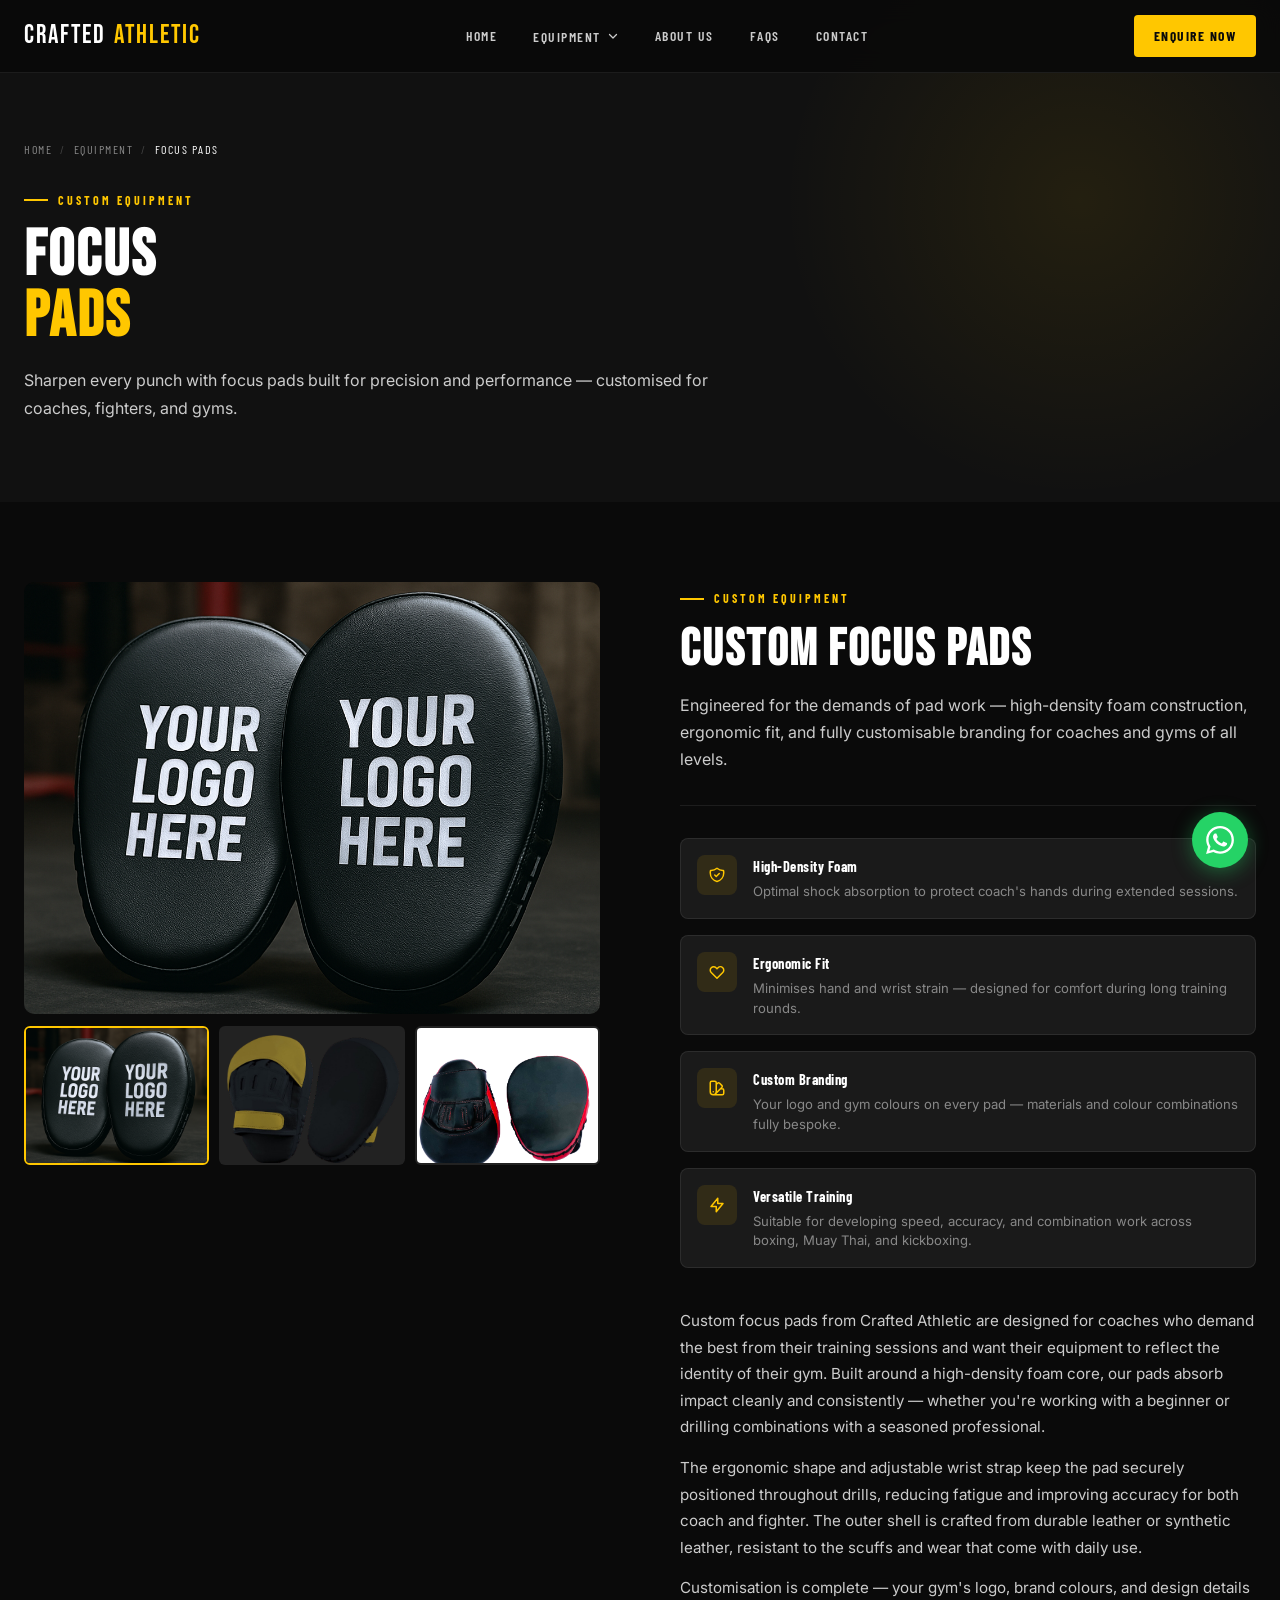
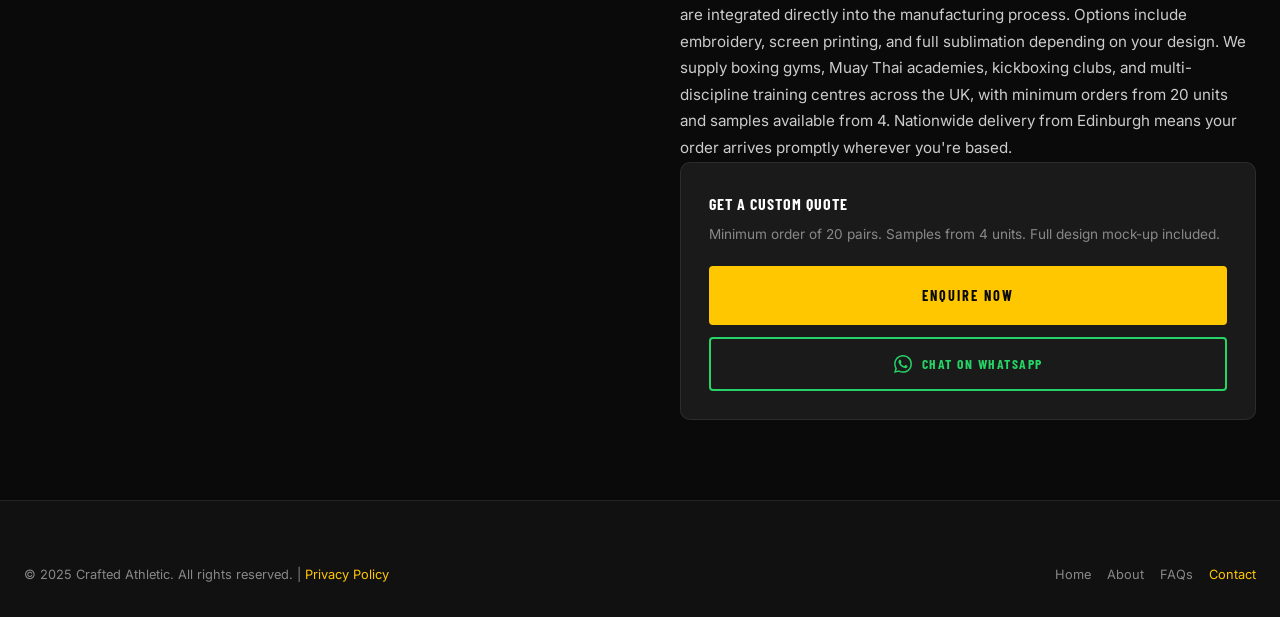
<file: custom-equipment/focus-pads.html>
<!DOCTYPE html>
<html lang="en-GB">
<head>
  <meta charset="UTF-8" />
  <meta name="viewport" content="width=device-width, initial-scale=1.0" />
  <title>Custom Focus Pads | Crafted Athletic — Edinburgh, UK</title>
  <meta name="description" content="Custom focus pads built for precision and performance. High-density foam, ergonomic fit, fully branded for boxing and Muay Thai gyms. Edinburgh-based, UK-wide delivery." />
  <meta name="author" content="Crafted Athletic" />
  <meta name="robots" content="index, follow" />
  <meta name="geo.region" content="GB-SCT" />
  <meta name="geo.placename" content="Edinburgh, Scotland" />
  <meta name="geo.position" content="55.9533;-3.1883" />
  <meta name="ICBM" content="55.9533, -3.1883" />
  <meta property="og:type" content="product" />
  <meta property="og:site_name" content="Crafted Athletic" />
  <meta property="og:locale" content="en_GB" />
  <meta property="og:url" content="https://www.craftedathletic.co.uk/custom-equipment/focus-pads" />
  <meta property="og:title" content="Custom Focus Pads | Crafted Athletic — Edinburgh, UK" />
  <meta property="og:description" content="High-density foam focus pads with ergonomic fit — fully branded with your gym's logo and colours. Nationwide UK delivery." />
  <meta property="og:image" content="https://www.craftedathletic.co.uk/images/product-pads.png" />
  <meta name="twitter:card" content="summary_large_image" />
  <meta name="twitter:site" content="@craftedathleticuk" />
  <meta name="twitter:title" content="Custom Focus Pads | Crafted Athletic — Edinburgh, UK" />
  <meta name="twitter:description" content="High-density foam focus pads with ergonomic fit — fully branded with your gym's logo and colours. Nationwide UK delivery." />
  <meta name="twitter:image" content="https://www.craftedathletic.co.uk/images/product-pads.png" />
  <link rel="canonical" href="https://www.craftedathletic.co.uk/custom-equipment/focus-pads" />
  <script type="application/ld+json">
  {
    "@context": "https://schema.org",
    "@type": "Service",
    "name": "Custom Focus Pads",
    "description": "Custom focus pads for boxing and Muay Thai. High-density foam, ergonomic fit, fully branded with your gym logo and colours.",
    "provider": { "@type": "LocalBusiness", "name": "Crafted Athletic", "url": "https://www.craftedathletic.co.uk" },
    "url": "https://www.craftedathletic.co.uk/custom-equipment/focus-pads",
    "image": "https://www.craftedathletic.co.uk/images/product-pads.png",
    "areaServed": "United Kingdom",
    "serviceType": "Custom Combat Sports Equipment Manufacturing"
  }
  </script>
  <link rel="stylesheet" href="../styles.css" />
</head>
<body>
  <nav class="navbar" id="navbar">
    <div class="container"><div class="nav-inner">
      <a href="/" class="nav-logo">CRAFTED <span>ATHLETIC</span></a>
      <ul class="nav-links">
        <li><a href="/">Home</a></li>
        <li>
          <button class="dropdown-toggle">Equipment <svg xmlns="http://www.w3.org/2000/svg" fill="none" viewBox="0 0 24 24" stroke="currentColor" stroke-width="2.5"><path stroke-linecap="round" stroke-linejoin="round" d="M19 9l-7 7-7-7"/></svg></button>
          <div class="dropdown-menu">
            <a href="gloves.html">Boxing Gloves</a><a href="focus-pads.html">Focus Pads</a><a href="headguards.html">Headguards</a><a href="rashguards.html">Rash Guards</a><a href="hoodies.html">Hoodies</a><a href="tshirts.html">T-Shirts</a><a href="gi.html">Gi's</a>
          </div>
        </li>
        <li><a href="../aboutus.html">About Us</a></li>
        <li><a href="../faqs.html">FAQs</a></li>
        <li><a href="/#enquire">Contact</a></li>
      </ul>
      <a href="/#enquire" class="nav-cta">Enquire Now</a>
      <button class="hamburger" id="hamburger" aria-label="Menu"><span></span><span></span><span></span></button>
    </div></div>
  </nav>
  <div class="mobile-nav" id="mobile-nav">
    <span class="mobile-section-label">Navigation</span>
    <a href="/">Home</a>
    <span class="mobile-section-label">Equipment</span>
    <a href="gloves.html">Boxing Gloves</a><a href="focus-pads.html">Focus Pads</a><a href="headguards.html">Headguards</a><a href="rashguards.html">Rash Guards</a><a href="hoodies.html">Hoodies</a><a href="tshirts.html">T-Shirts</a><a href="gi.html">Gi's</a>
    <span class="mobile-section-label">Company</span>
    <a href="../aboutus.html">About Us</a><a href="../faqs.html">FAQs</a><a href="/#enquire">Contact</a>
  </div>

  <div class="page-hero">
    <div class="container"><div class="page-hero-inner">
      <div class="breadcrumb">
        <a href="/">Home</a><span class="sep">/</span><a href="/#products">Equipment</a><span class="sep">/</span><span class="current">Focus Pads</span>
      </div>
      <span class="section-label">Custom Equipment</span>
      <h1>Focus<br><span style="color:var(--red)">Pads</span></h1>
      <p>Sharpen every punch with focus pads built for precision and performance — customised for coaches, fighters, and gyms.</p>
    </div></div>
  </div>

  <section class="product-detail">
    <div class="container">
      <div class="product-detail-grid">
        <div class="product-images-gallery fade-in">
          <div class="gallery-main">
            <img src="../images/pads-mockup.png" alt="Custom Focus Pads" />
          </div>
          <div class="gallery-thumbs">
            <div class="gallery-thumb active"><img src="../images/pads-mockup.png" alt="Focus Pads" /></div>
            <div class="gallery-thumb"><img src="../images/pads-yellow.png" alt="Training" /></div>
            <div class="gallery-thumb"><img src="../images/product-pads.png" alt="Pad Work" /></div>
          </div>
        </div>
        <div class="product-info fade-in fade-in-delay-2">
          <span class="section-label">Custom Equipment</span>
          <h1>Custom Focus Pads</h1>
          <p class="product-tagline">Engineered for the demands of pad work — high-density foam construction, ergonomic fit, and fully customisable branding for coaches and gyms of all levels.</p>
          <div class="features-list">
            <div class="feature-item">
              <div class="feature-icon"><svg xmlns="http://www.w3.org/2000/svg" fill="none" viewBox="0 0 24 24" stroke="currentColor" stroke-width="2"><path stroke-linecap="round" stroke-linejoin="round" d="M9 12l2 2 4-4m5.618-4.016A11.955 11.955 0 0112 2.944a11.955 11.955 0 01-8.618 3.04A12.02 12.02 0 003 9c0 5.591 3.824 10.29 9 11.622 5.176-1.332 9-6.03 9-11.622 0-1.042-.133-2.052-.382-3.016z"/></svg></div>
              <div class="feature-text"><div class="title">High-Density Foam</div><div class="desc">Optimal shock absorption to protect coach's hands during extended sessions.</div></div>
            </div>
            <div class="feature-item">
              <div class="feature-icon"><svg xmlns="http://www.w3.org/2000/svg" fill="none" viewBox="0 0 24 24" stroke="currentColor" stroke-width="2"><path stroke-linecap="round" stroke-linejoin="round" d="M4.318 6.318a4.5 4.5 0 000 6.364L12 20.364l7.682-7.682a4.5 4.5 0 00-6.364-6.364L12 7.636l-1.318-1.318a4.5 4.5 0 00-6.364 0z"/></svg></div>
              <div class="feature-text"><div class="title">Ergonomic Fit</div><div class="desc">Minimises hand and wrist strain — designed for comfort during long training rounds.</div></div>
            </div>
            <div class="feature-item">
              <div class="feature-icon"><svg xmlns="http://www.w3.org/2000/svg" fill="none" viewBox="0 0 24 24" stroke="currentColor" stroke-width="2"><path stroke-linecap="round" stroke-linejoin="round" d="M7 21a4 4 0 01-4-4V5a2 2 0 012-2h4a2 2 0 012 2v12a4 4 0 01-4 4zm0 0h12a2 2 0 002-2v-4a2 2 0 00-2-2h-2.343M11 7.343l1.657-1.657a2 2 0 012.828 0l2.829 2.829a2 2 0 010 2.828l-8.486 8.485M7 17h.01"/></svg></div>
              <div class="feature-text"><div class="title">Custom Branding</div><div class="desc">Your logo and gym colours on every pad — materials and colour combinations fully bespoke.</div></div>
            </div>
            <div class="feature-item">
              <div class="feature-icon"><svg xmlns="http://www.w3.org/2000/svg" fill="none" viewBox="0 0 24 24" stroke="currentColor" stroke-width="2"><path stroke-linecap="round" stroke-linejoin="round" d="M13 10V3L4 14h7v7l9-11h-7z"/></svg></div>
              <div class="feature-text"><div class="title">Versatile Training</div><div class="desc">Suitable for developing speed, accuracy, and combination work across boxing, Muay Thai, and kickboxing.</div></div>
            </div>
          </div>
          <div class="product-body-copy">
            <p>Custom focus pads from Crafted Athletic are designed for coaches who demand the best from their training sessions and want their equipment to reflect the identity of their gym. Built around a high-density foam core, our pads absorb impact cleanly and consistently — whether you're working with a beginner or drilling combinations with a seasoned professional.</p>
            <p>The ergonomic shape and adjustable wrist strap keep the pad securely positioned throughout drills, reducing fatigue and improving accuracy for both coach and fighter. The outer shell is crafted from durable leather or synthetic leather, resistant to the scuffs and wear that come with daily use.</p>
            <p>Customisation is complete — your gym's logo, brand colours, and design details are integrated directly into the manufacturing process. Options include embroidery, screen printing, and full sublimation depending on your design. We supply boxing gyms, Muay Thai academies, kickboxing clubs, and multi-discipline training centres across the UK, with minimum orders from 20 units and samples available from 4. Nationwide delivery from Edinburgh means your order arrives promptly wherever you're based.</p>
          </div>

          <div class="product-cta-box">
            <h3>Get a Custom Quote</h3>
            <p>Minimum order of 20 pairs. Samples from 4 units. Full design mock-up included.</p>
            <a href="/#enquire" class="btn-primary">Enquire Now</a>
            <a href="https://wa.me/447438952003" target="_blank" rel="noopener" class="whatsapp-btn">
              <svg viewBox="0 0 24 24"><path d="M.057 24l1.687-6.163c-1.041-1.804-1.588-3.849-1.587-5.946.003-6.556 5.338-11.891 11.893-11.891 3.181.001 6.167 1.24 8.413 3.488 2.245 2.248 3.481 5.236 3.48 8.414-.003 6.557-5.338 11.892-11.893 11.892-1.99-.001-3.951-.5-5.688-1.448l-6.305 1.654zm6.597-3.807c1.676.995 3.276 1.591 5.392 1.592 5.448 0 9.886-4.434 9.889-9.885.002-5.462-4.415-9.89-9.881-9.892-5.452 0-9.887 4.434-9.889 9.884-.001 2.225.651 3.891 1.746 5.634l-.999 3.648 3.742-.981zm11.387-5.464c-.074-.124-.272-.198-.57-.347-.297-.149-1.758-.868-2.031-.967-.272-.099-.47-.149-.669.149-.198.297-.768.967-.941 1.165-.173.198-.347.223-.644.074-.297-.149-1.255-.462-2.39-1.475-.883-.788-1.48-1.761-1.653-2.059-.173-.297-.018-.458.13-.606.134-.133.297-.347.446-.521.151-.172.2-.296.3-.495.099-.198.05-.372-.025-.521-.075-.148-.669-1.611-.916-2.206-.242-.579-.487-.501-.669-.51l-.57-.01c-.198 0-.52.074-.792.372s-1.04 1.016-1.04 2.479 1.065 2.876 1.213 3.074c.149.198 2.095 3.2 5.076 4.487.709.306 1.263.489 1.694.626.712.226 1.36.194 1.872.118.571-.085 1.758-.719 2.006-1.413.248-.695.248-1.29.173-1.414z"/></svg>
              Chat on WhatsApp
            </a>
          </div>
        </div>
      </div>
    </div>
  </section>

  <footer><div class="container"><div class="footer-bottom" style="border-top:none;padding-top:0;">
    <p>&copy; 2025 Crafted Athletic. All rights reserved. | <a href="../privacy-policy.html">Privacy Policy</a></p>
    <div style="display:flex;gap:16px;"><a href="/" style="font-size:.8rem;color:var(--gray)">Home</a><a href="../aboutus.html" style="font-size:.8rem;color:var(--gray)">About</a><a href="../faqs.html" style="font-size:.8rem;color:var(--gray)">FAQs</a><a href="/#enquire" style="font-size:.8rem;color:var(--red)">Contact</a></div>
  </div></div></footer>

  <a href="https://wa.me/447438952003" target="_blank" rel="noopener" class="whatsapp-float" aria-label="WhatsApp">
    <svg xmlns="http://www.w3.org/2000/svg" viewBox="0 0 24 24"><path d="M.057 24l1.687-6.163c-1.041-1.804-1.588-3.849-1.587-5.946.003-6.556 5.338-11.891 11.893-11.891 3.181.001 6.167 1.24 8.413 3.488 2.245 2.248 3.481 5.236 3.48 8.414-.003 6.557-5.338 11.892-11.893 11.892-1.99-.001-3.951-.5-5.688-1.448l-6.305 1.654zm6.597-3.807c1.676.995 3.276 1.591 5.392 1.592 5.448 0 9.886-4.434 9.889-9.885.002-5.462-4.415-9.89-9.881-9.892-5.452 0-9.887 4.434-9.889 9.884-.001 2.225.651 3.891 1.746 5.634l-.999 3.648 3.742-.981zm11.387-5.464c-.074-.124-.272-.198-.57-.347-.297-.149-1.758-.868-2.031-.967-.272-.099-.47-.149-.669.149-.198.297-.768.967-.941 1.165-.173.198-.347.223-.644.074-.297-.149-1.255-.462-2.39-1.475-.883-.788-1.48-1.761-1.653-2.059-.173-.297-.018-.458.13-.606.134-.133.297-.347.446-.521.151-.172.2-.296.3-.495.099-.198.05-.372-.025-.521-.075-.148-.669-1.611-.916-2.206-.242-.579-.487-.501-.669-.51l-.57-.01c-.198 0-.52.074-.792.372s-1.04 1.016-1.04 2.479 1.065 2.876 1.213 3.074c.149.198 2.095 3.2 5.076 4.487.709.306 1.263.489 1.694.626.712.226 1.36.194 1.872.118.571-.085 1.758-.719 2.006-1.413.248-.695.248-1.29.173-1.414z"/></svg>
  </a>
  <script src="../app.js"></script>
</body>
</html>
</file>
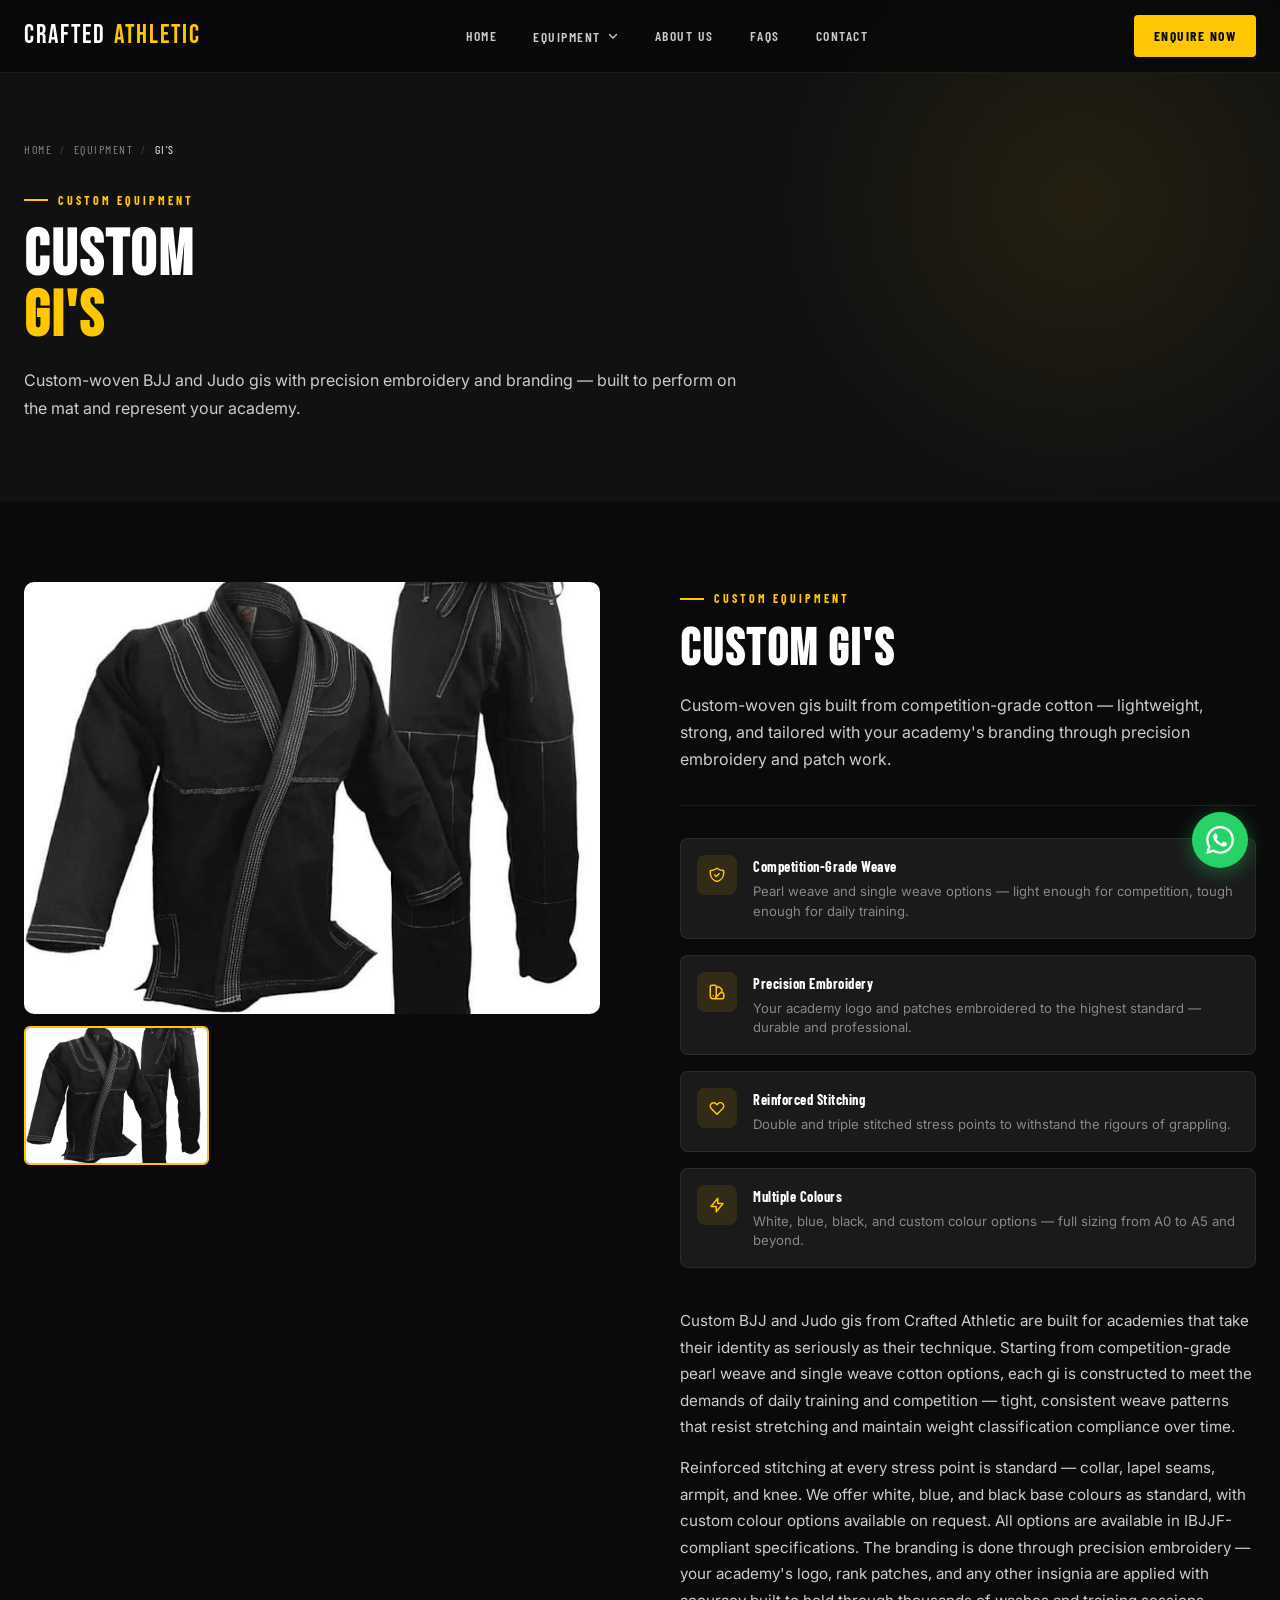
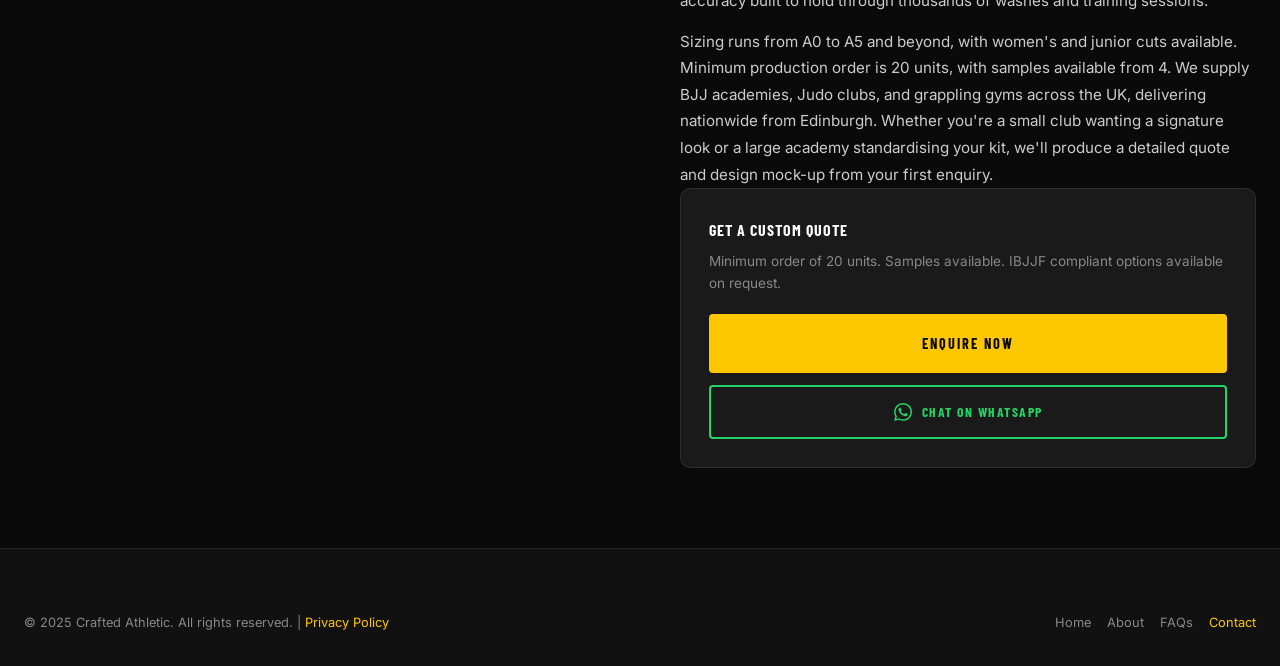
<file: custom-equipment/gi.html>
<!DOCTYPE html>
<html lang="en-GB">
<head>
  <meta charset="UTF-8" /><meta name="viewport" content="width=device-width, initial-scale=1.0" />
  <title>Custom BJJ & Judo Gi's | Crafted Athletic — Edinburgh, UK</title>
  <meta name="description" content="Custom BJJ and Judo Gi's with precision embroidery and academy branding. Competition-grade weave, reinforced stitching. Edinburgh-based, delivering nationwide across the UK." />
  <meta name="author" content="Crafted Athletic" />
  <meta name="robots" content="index, follow" />
  <meta name="geo.region" content="GB-SCT" />
  <meta name="geo.placename" content="Edinburgh, Scotland" />
  <meta name="geo.position" content="55.9533;-3.1883" />
  <meta name="ICBM" content="55.9533, -3.1883" />
  <meta property="og:type" content="product" />
  <meta property="og:site_name" content="Crafted Athletic" />
  <meta property="og:locale" content="en_GB" />
  <meta property="og:url" content="https://www.craftedathletic.co.uk/custom-equipment/gi" />
  <meta property="og:title" content="Custom BJJ & Judo Gi's | Crafted Athletic — Edinburgh, UK" />
  <meta property="og:description" content="Custom BJJ and Judo Gi's with precision embroidery — competition-grade weave, academy branding, UK-wide delivery." />
  <meta property="og:image" content="https://www.craftedathletic.co.uk/images/product-gi.png" />
  <meta name="twitter:card" content="summary_large_image" />
  <meta name="twitter:site" content="@craftedathleticuk" />
  <meta name="twitter:title" content="Custom BJJ & Judo Gi's | Crafted Athletic — Edinburgh, UK" />
  <meta name="twitter:description" content="Custom BJJ and Judo Gi's with precision embroidery — competition-grade weave, academy branding, UK-wide delivery." />
  <meta name="twitter:image" content="https://www.craftedathletic.co.uk/images/product-gi.png" />
  <link rel="canonical" href="https://www.craftedathletic.co.uk/custom-equipment/gi" />
  <script type="application/ld+json">
  {
    "@context": "https://schema.org",
    "@type": "Service",
    "name": "Custom BJJ and Judo Gi's",
    "description": "Custom BJJ and Judo Gi's with precision embroidery and academy branding. Competition-grade pearl weave, reinforced stitching.",
    "provider": { "@type": "LocalBusiness", "name": "Crafted Athletic", "url": "https://www.craftedathletic.co.uk" },
    "url": "https://www.craftedathletic.co.uk/custom-equipment/gi",
    "image": "https://www.craftedathletic.co.uk/images/product-gi.png",
    "areaServed": "United Kingdom",
    "serviceType": "Custom Combat Sports Equipment Manufacturing"
  }
  </script>
  <link rel="stylesheet" href="../styles.css" />
</head>
<body>
  <nav class="navbar" id="navbar"><div class="container"><div class="nav-inner">
    <a href="/" class="nav-logo">CRAFTED <span>ATHLETIC</span></a>
    <ul class="nav-links">
      <li><a href="/">Home</a></li>
      <li><button class="dropdown-toggle">Equipment <svg xmlns="http://www.w3.org/2000/svg" fill="none" viewBox="0 0 24 24" stroke="currentColor" stroke-width="2.5"><path stroke-linecap="round" stroke-linejoin="round" d="M19 9l-7 7-7-7"/></svg></button>
        <div class="dropdown-menu"><a href="gloves.html">Boxing Gloves</a><a href="focus-pads.html">Focus Pads</a><a href="headguards.html">Headguards</a><a href="rashguards.html">Rash Guards</a><a href="hoodies.html">Hoodies</a><a href="tshirts.html">T-Shirts</a><a href="gi.html">Gi's</a></div>
      </li>
      <li><a href="../aboutus.html">About Us</a></li><li><a href="../faqs.html">FAQs</a></li><li><a href="/#enquire">Contact</a></li>
    </ul>
    <a href="/#enquire" class="nav-cta">Enquire Now</a>
    <button class="hamburger" id="hamburger" aria-label="Menu"><span></span><span></span><span></span></button>
  </div></div></nav>
  <div class="mobile-nav" id="mobile-nav">
    <span class="mobile-section-label">Navigation</span><a href="/">Home</a>
    <span class="mobile-section-label">Equipment</span>
    <a href="gloves.html">Boxing Gloves</a><a href="focus-pads.html">Focus Pads</a><a href="headguards.html">Headguards</a><a href="rashguards.html">Rash Guards</a><a href="hoodies.html">Hoodies</a><a href="tshirts.html">T-Shirts</a><a href="gi.html">Gi's</a>
    <span class="mobile-section-label">Company</span>
    <a href="../aboutus.html">About Us</a><a href="../faqs.html">FAQs</a><a href="/#enquire">Contact</a>
  </div>

  <div class="page-hero"><div class="container"><div class="page-hero-inner">
    <div class="breadcrumb"><a href="/">Home</a><span class="sep">/</span><a href="/#products">Equipment</a><span class="sep">/</span><span class="current">Gi's</span></div>
    <span class="section-label">Custom Equipment</span>
    <h1>Custom<br><span style="color:var(--red)">Gi's</span></h1>
    <p>Custom-woven BJJ and Judo gis with precision embroidery and branding — built to perform on the mat and represent your academy.</p>
  </div></div></div>

  <section class="product-detail"><div class="container"><div class="product-detail-grid">
    <div class="product-images-gallery fade-in">
      <div class="gallery-main"><img src="../images/product-gi.png" alt="Custom Gi" /></div>
      <div class="gallery-thumbs">
        <div class="gallery-thumb active"><img src="../images/product-gi.png" alt="BJJ Gi" /></div>
      </div>
    </div>
    <div class="product-info fade-in fade-in-delay-2">
      <span class="section-label">Custom Equipment</span>
      <h1>Custom Gi's</h1>
      <p class="product-tagline">Custom-woven gis built from competition-grade cotton — lightweight, strong, and tailored with your academy's branding through precision embroidery and patch work.</p>
      <div class="features-list">
        <div class="feature-item">
          <div class="feature-icon"><svg xmlns="http://www.w3.org/2000/svg" fill="none" viewBox="0 0 24 24" stroke="currentColor" stroke-width="2"><path stroke-linecap="round" stroke-linejoin="round" d="M9 12l2 2 4-4m5.618-4.016A11.955 11.955 0 0112 2.944a11.955 11.955 0 01-8.618 3.04A12.02 12.02 0 003 9c0 5.591 3.824 10.29 9 11.622 5.176-1.332 9-6.03 9-11.622 0-1.042-.133-2.052-.382-3.016z"/></svg></div>
          <div class="feature-text"><div class="title">Competition-Grade Weave</div><div class="desc">Pearl weave and single weave options — light enough for competition, tough enough for daily training.</div></div>
        </div>
        <div class="feature-item">
          <div class="feature-icon"><svg xmlns="http://www.w3.org/2000/svg" fill="none" viewBox="0 0 24 24" stroke="currentColor" stroke-width="2"><path stroke-linecap="round" stroke-linejoin="round" d="M7 21a4 4 0 01-4-4V5a2 2 0 012-2h4a2 2 0 012 2v12a4 4 0 01-4 4zm0 0h12a2 2 0 002-2v-4a2 2 0 00-2-2h-2.343M11 7.343l1.657-1.657a2 2 0 012.828 0l2.829 2.829a2 2 0 010 2.828l-8.486 8.485M7 17h.01"/></svg></div>
          <div class="feature-text"><div class="title">Precision Embroidery</div><div class="desc">Your academy logo and patches embroidered to the highest standard — durable and professional.</div></div>
        </div>
        <div class="feature-item">
          <div class="feature-icon"><svg xmlns="http://www.w3.org/2000/svg" fill="none" viewBox="0 0 24 24" stroke="currentColor" stroke-width="2"><path stroke-linecap="round" stroke-linejoin="round" d="M4.318 6.318a4.5 4.5 0 000 6.364L12 20.364l7.682-7.682a4.5 4.5 0 00-6.364-6.364L12 7.636l-1.318-1.318a4.5 4.5 0 00-6.364 0z"/></svg></div>
          <div class="feature-text"><div class="title">Reinforced Stitching</div><div class="desc">Double and triple stitched stress points to withstand the rigours of grappling.</div></div>
        </div>
        <div class="feature-item">
          <div class="feature-icon"><svg xmlns="http://www.w3.org/2000/svg" fill="none" viewBox="0 0 24 24" stroke="currentColor" stroke-width="2"><path stroke-linecap="round" stroke-linejoin="round" d="M13 10V3L4 14h7v7l9-11h-7z"/></svg></div>
          <div class="feature-text"><div class="title">Multiple Colours</div><div class="desc">White, blue, black, and custom colour options — full sizing from A0 to A5 and beyond.</div></div>
        </div>
      </div>
      <div class="product-body-copy">
        <p>Custom BJJ and Judo gis from Crafted Athletic are built for academies that take their identity as seriously as their technique. Starting from competition-grade pearl weave and single weave cotton options, each gi is constructed to meet the demands of daily training and competition — tight, consistent weave patterns that resist stretching and maintain weight classification compliance over time.</p>
        <p>Reinforced stitching at every stress point is standard — collar, lapel seams, armpit, and knee. We offer white, blue, and black base colours as standard, with custom colour options available on request. All options are available in IBJJF-compliant specifications. The branding is done through precision embroidery — your academy's logo, rank patches, and any other insignia are applied with accuracy built to hold through thousands of washes and training sessions.</p>
        <p>Sizing runs from A0 to A5 and beyond, with women's and junior cuts available. Minimum production order is 20 units, with samples available from 4. We supply BJJ academies, Judo clubs, and grappling gyms across the UK, delivering nationwide from Edinburgh. Whether you're a small club wanting a signature look or a large academy standardising your kit, we'll produce a detailed quote and design mock-up from your first enquiry.</p>
      </div>

      <div class="product-cta-box">
        <h3>Get a Custom Quote</h3>
        <p>Minimum order of 20 units. Samples available. IBJJF compliant options available on request.</p>
        <a href="/#enquire" class="btn-primary">Enquire Now</a>
        <a href="https://wa.me/447438952003" target="_blank" rel="noopener" class="whatsapp-btn"><svg viewBox="0 0 24 24"><path d="M.057 24l1.687-6.163c-1.041-1.804-1.588-3.849-1.587-5.946.003-6.556 5.338-11.891 11.893-11.891 3.181.001 6.167 1.24 8.413 3.488 2.245 2.248 3.481 5.236 3.48 8.414-.003 6.557-5.338 11.892-11.893 11.892-1.99-.001-3.951-.5-5.688-1.448l-6.305 1.654zm6.597-3.807c1.676.995 3.276 1.591 5.392 1.592 5.448 0 9.886-4.434 9.889-9.885.002-5.462-4.415-9.89-9.881-9.892-5.452 0-9.887 4.434-9.889 9.884-.001 2.225.651 3.891 1.746 5.634l-.999 3.648 3.742-.981zm11.387-5.464c-.074-.124-.272-.198-.57-.347-.297-.149-1.758-.868-2.031-.967-.272-.099-.47-.149-.669.149-.198.297-.768.967-.941 1.165-.173.198-.347.223-.644.074-.297-.149-1.255-.462-2.39-1.475-.883-.788-1.48-1.761-1.653-2.059-.173-.297-.018-.458.13-.606.134-.133.297-.347.446-.521.151-.172.2-.296.3-.495.099-.198.05-.372-.025-.521-.075-.148-.669-1.611-.916-2.206-.242-.579-.487-.501-.669-.51l-.57-.01c-.198 0-.52.074-.792.372s-1.04 1.016-1.04 2.479 1.065 2.876 1.213 3.074c.149.198 2.095 3.2 5.076 4.487.709.306 1.263.489 1.694.626.712.226 1.36.194 1.872.118.571-.085 1.758-.719 2.006-1.413.248-.695.248-1.29.173-1.414z"/></svg>Chat on WhatsApp</a>
      </div>
    </div>
  </div></div></section>

  <footer><div class="container"><div class="footer-bottom" style="border-top:none;padding-top:0;">
    <p>&copy; 2025 Crafted Athletic. All rights reserved. | <a href="../privacy-policy.html">Privacy Policy</a></p>
    <div style="display:flex;gap:16px;"><a href="/" style="font-size:.8rem;color:var(--gray)">Home</a><a href="../aboutus.html" style="font-size:.8rem;color:var(--gray)">About</a><a href="../faqs.html" style="font-size:.8rem;color:var(--gray)">FAQs</a><a href="/#enquire" style="font-size:.8rem;color:var(--red)">Contact</a></div>
  </div></div></footer>
  <a href="https://wa.me/447438952003" target="_blank" rel="noopener" class="whatsapp-float" aria-label="WhatsApp"><svg xmlns="http://www.w3.org/2000/svg" viewBox="0 0 24 24"><path d="M.057 24l1.687-6.163c-1.041-1.804-1.588-3.849-1.587-5.946.003-6.556 5.338-11.891 11.893-11.891 3.181.001 6.167 1.24 8.413 3.488 2.245 2.248 3.481 5.236 3.48 8.414-.003 6.557-5.338 11.892-11.893 11.892-1.99-.001-3.951-.5-5.688-1.448l-6.305 1.654zm6.597-3.807c1.676.995 3.276 1.591 5.392 1.592 5.448 0 9.886-4.434 9.889-9.885.002-5.462-4.415-9.89-9.881-9.892-5.452 0-9.887 4.434-9.889 9.884-.001 2.225.651 3.891 1.746 5.634l-.999 3.648 3.742-.981zm11.387-5.464c-.074-.124-.272-.198-.57-.347-.297-.149-1.758-.868-2.031-.967-.272-.099-.47-.149-.669.149-.198.297-.768.967-.941 1.165-.173.198-.347.223-.644.074-.297-.149-1.255-.462-2.39-1.475-.883-.788-1.48-1.761-1.653-2.059-.173-.297-.018-.458.13-.606.134-.133.297-.347.446-.521.151-.172.2-.296.3-.495.099-.198.05-.372-.025-.521-.075-.148-.669-1.611-.916-2.206-.242-.579-.487-.501-.669-.51l-.57-.01c-.198 0-.52.074-.792.372s-1.04 1.016-1.04 2.479 1.065 2.876 1.213 3.074c.149.198 2.095 3.2 5.076 4.487.709.306 1.263.489 1.694.626.712.226 1.36.194 1.872.118.571-.085 1.758-.719 2.006-1.413.248-.695.248-1.29.173-1.414z"/></svg></a>
  <script src="../app.js"></script>
</body>
</html>
</file>
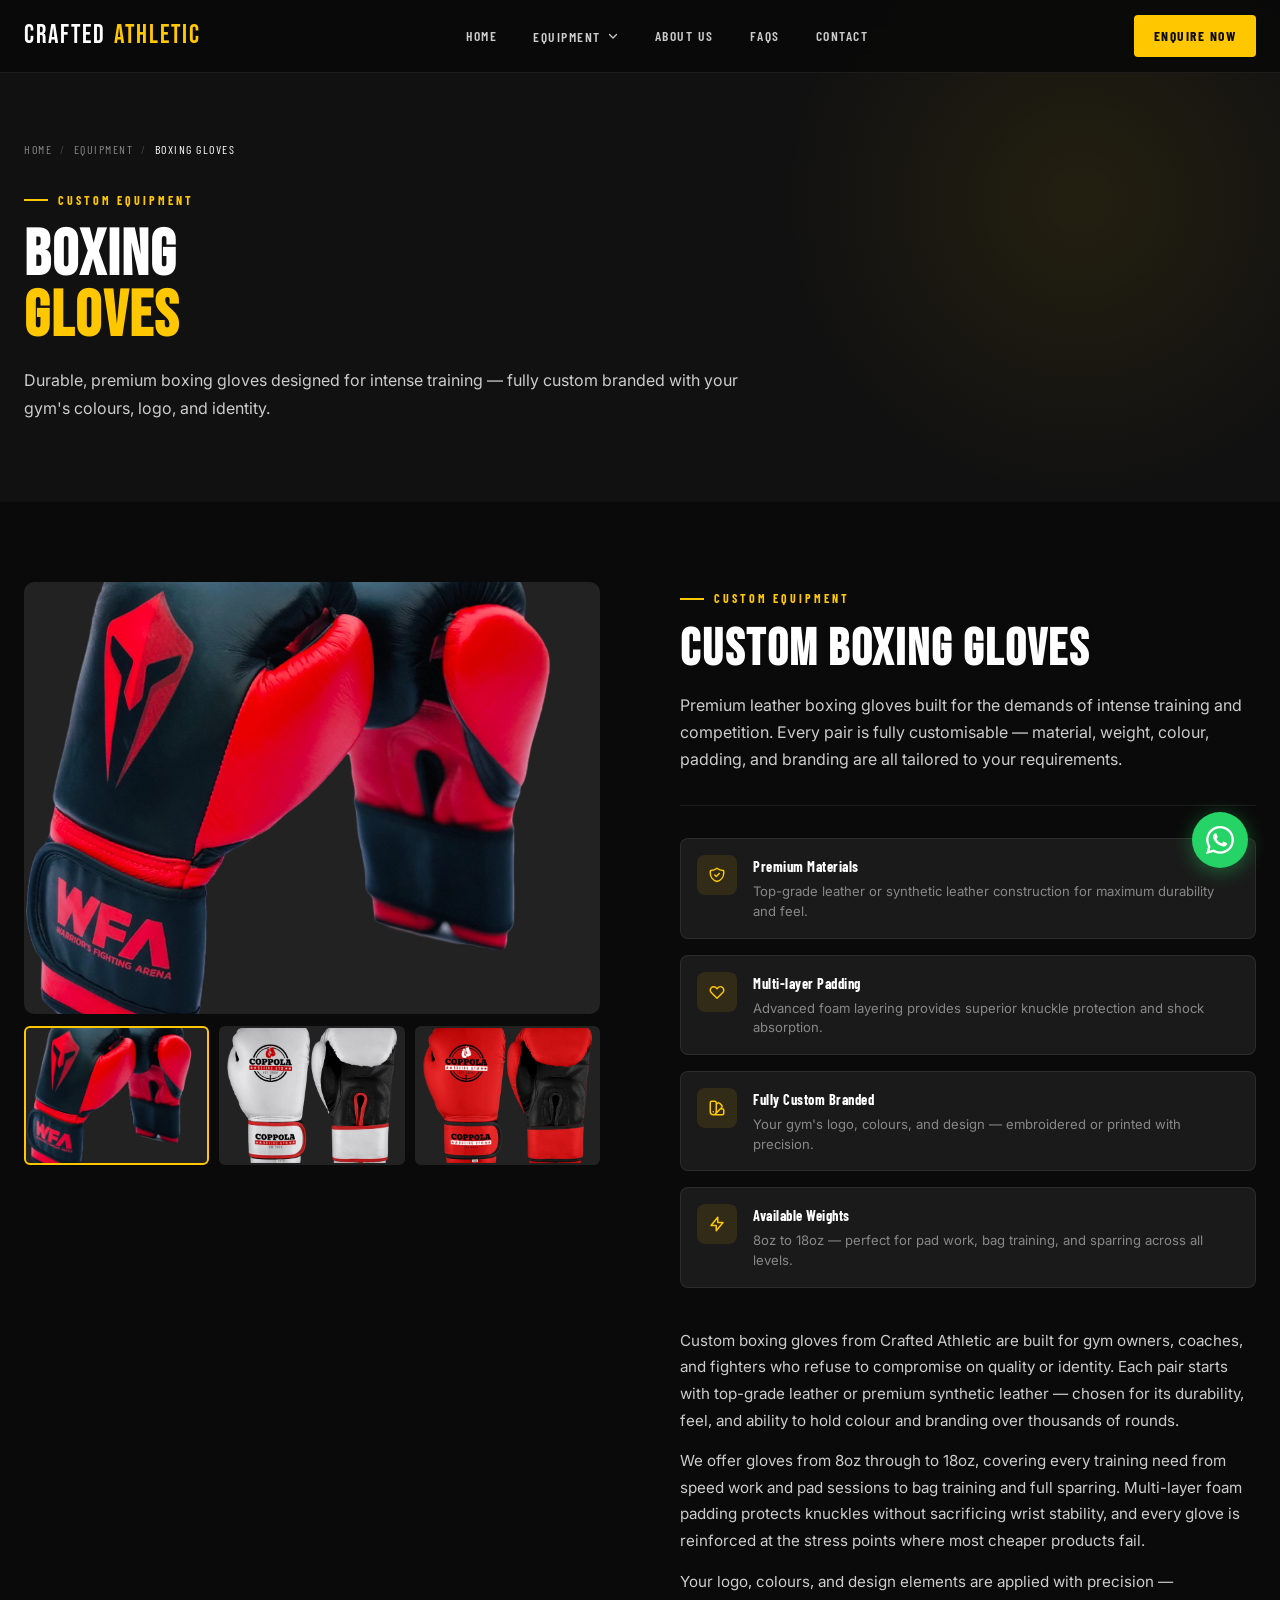
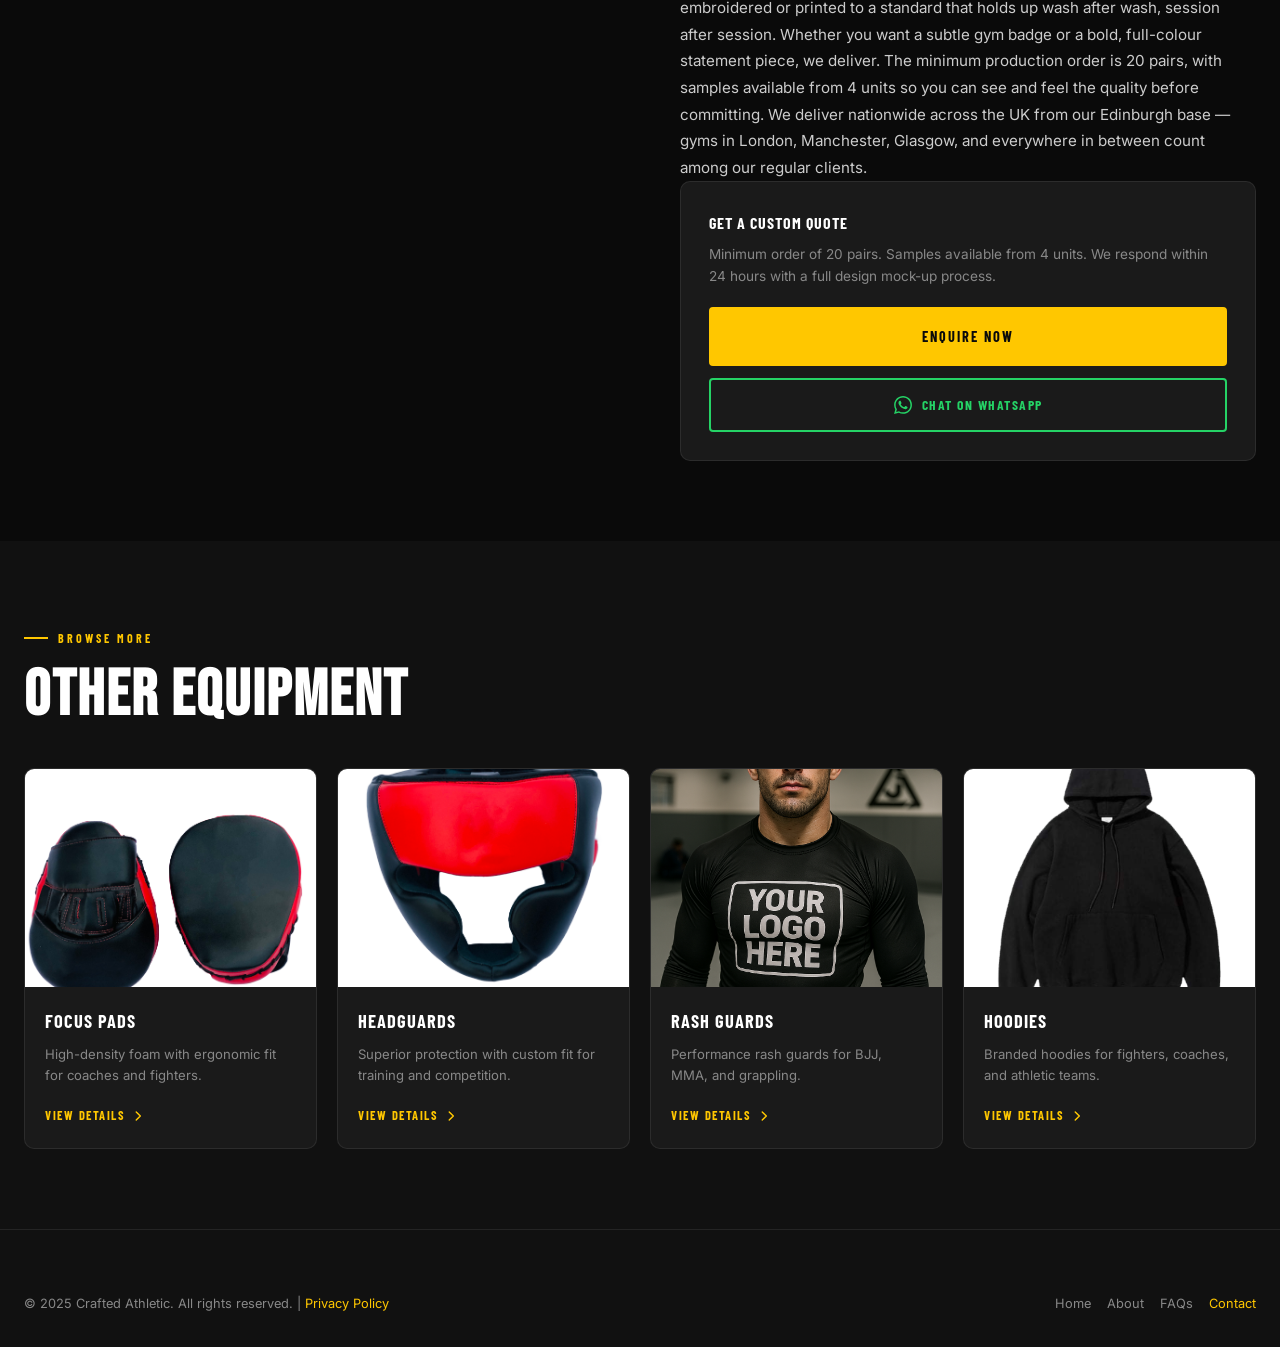
<file: custom-equipment/gloves.html>
<!DOCTYPE html>
<html lang="en-GB">
<head>
  <meta charset="UTF-8" />
  <meta name="viewport" content="width=device-width, initial-scale=1.0" />
  <title>Custom Boxing Gloves | Crafted Athletic — Edinburgh, UK</title>
  <meta name="description" content="Premium custom boxing gloves for gyms and fighters across the UK. Fully branded with your logo, colours, and design. Multi-layer padding, 8oz–18oz available. Based in Edinburgh." />
  <meta name="author" content="Crafted Athletic" />
  <meta name="robots" content="index, follow" />
  <meta name="geo.region" content="GB-SCT" />
  <meta name="geo.placename" content="Edinburgh, Scotland" />
  <meta name="geo.position" content="55.9533;-3.1883" />
  <meta name="ICBM" content="55.9533, -3.1883" />
  <meta property="og:type" content="product" />
  <meta property="og:site_name" content="Crafted Athletic" />
  <meta property="og:locale" content="en_GB" />
  <meta property="og:url" content="https://www.craftedathletic.co.uk/custom-equipment/gloves" />
  <meta property="og:title" content="Custom Boxing Gloves | Crafted Athletic — Edinburgh, UK" />
  <meta property="og:description" content="Premium custom boxing gloves — fully branded with your gym's logo and colours. Multi-layer padding, 8oz–18oz. Based in Edinburgh, delivering across the UK." />
  <meta property="og:image" content="https://www.craftedathletic.co.uk/images/product-gloves-black.png" />
  <meta name="twitter:card" content="summary_large_image" />
  <meta name="twitter:site" content="@craftedathleticuk" />
  <meta name="twitter:title" content="Custom Boxing Gloves | Crafted Athletic — Edinburgh, UK" />
  <meta name="twitter:description" content="Premium custom boxing gloves — fully branded with your gym's logo and colours. Multi-layer padding, 8oz–18oz. Nationwide UK delivery." />
  <meta name="twitter:image" content="https://www.craftedathletic.co.uk/images/product-gloves-black.png" />
  <link rel="canonical" href="https://www.craftedathletic.co.uk/custom-equipment/gloves" />
  <script type="application/ld+json">
  {
    "@context": "https://schema.org",
    "@type": "Service",
    "name": "Custom Boxing Gloves",
    "description": "Premium custom boxing gloves for gyms and fighters. Fully branded with your logo, colours, and design. Multi-layer padding, available 8oz–18oz.",
    "provider": { "@type": "LocalBusiness", "name": "Crafted Athletic", "url": "https://www.craftedathletic.co.uk" },
    "url": "https://www.craftedathletic.co.uk/custom-equipment/gloves",
    "image": "https://www.craftedathletic.co.uk/images/product-gloves-black.png",
    "areaServed": "United Kingdom",
    "serviceType": "Custom Combat Sports Equipment Manufacturing"
  }
  </script>
  <link rel="stylesheet" href="../styles.css" />
</head>
<body>

  <nav class="navbar" id="navbar">
    <div class="container">
      <div class="nav-inner">
        <a href="/" class="nav-logo">CRAFTED <span>ATHLETIC</span></a>
        <ul class="nav-links">
          <li><a href="/">Home</a></li>
          <li>
            <button class="dropdown-toggle">
              Equipment
              <svg xmlns="http://www.w3.org/2000/svg" fill="none" viewBox="0 0 24 24" stroke="currentColor" stroke-width="2.5"><path stroke-linecap="round" stroke-linejoin="round" d="M19 9l-7 7-7-7"/></svg>
            </button>
            <div class="dropdown-menu">
              <a href="gloves.html">Boxing Gloves</a>
              <a href="focus-pads.html">Focus Pads</a>
              <a href="headguards.html">Headguards</a>
              <a href="rashguards.html">Rash Guards</a>
              <a href="hoodies.html">Hoodies</a>
              <a href="tshirts.html">T-Shirts</a>
              <a href="gi.html">Gi's</a>
            </div>
          </li>
          <li><a href="../aboutus.html">About Us</a></li>
          <li><a href="../faqs.html">FAQs</a></li>
          <li><a href="/#enquire">Contact</a></li>
        </ul>
        <a href="/#enquire" class="nav-cta">Enquire Now</a>
        <button class="hamburger" id="hamburger" aria-label="Menu"><span></span><span></span><span></span></button>
      </div>
    </div>
  </nav>

  <div class="mobile-nav" id="mobile-nav">
    <span class="mobile-section-label">Navigation</span>
    <a href="/">Home</a>
    <span class="mobile-section-label">Equipment</span>
    <a href="gloves.html">Boxing Gloves</a>
    <a href="focus-pads.html">Focus Pads</a>
    <a href="headguards.html">Headguards</a>
    <a href="rashguards.html">Rash Guards</a>
    <a href="hoodies.html">Hoodies</a>
    <a href="tshirts.html">T-Shirts</a>
    <a href="gi.html">Gi's</a>
    <span class="mobile-section-label">Company</span>
    <a href="../aboutus.html">About Us</a>
    <a href="../faqs.html">FAQs</a>
    <a href="/#enquire">Contact</a>
  </div>

  <!-- PAGE HERO -->
  <div class="page-hero">
    <div class="container">
      <div class="page-hero-inner">
        <div class="breadcrumb">
          <a href="/">Home</a>
          <span class="sep">/</span>
          <a href="/#products">Equipment</a>
          <span class="sep">/</span>
          <span class="current">Boxing Gloves</span>
        </div>
        <span class="section-label">Custom Equipment</span>
        <h1>Boxing<br><span style="color:var(--red)">Gloves</span></h1>
        <p>Durable, premium boxing gloves designed for intense training — fully custom branded with your gym's colours, logo, and identity.</p>
      </div>
    </div>
  </div>

  <!-- PRODUCT DETAIL -->
  <section class="product-detail">
    <div class="container">
      <div class="product-detail-grid">
        <div class="product-images-gallery fade-in">
          <div class="gallery-main">
            <img src="../images/gloves-wfa.png" alt="Custom Boxing Gloves" id="main-img" />
          </div>
          <div class="gallery-thumbs">
            <div class="gallery-thumb active">
              <img src="../images/gloves-wfa.png" alt="Custom Boxing Gloves Black" />
            </div>
            <div class="gallery-thumb">
              <img src="../images/gloves-coppola-white.png" alt="Boxing Training" />
            </div>
            <div class="gallery-thumb">
              <img src="../images/gloves-coppola-red.png" alt="Boxing Gloves Detail" />
            </div>
          </div>
        </div>
        <div class="product-info fade-in fade-in-delay-2">
          <span class="section-label">Custom Equipment</span>
          <h1>Custom Boxing Gloves</h1>
          <p class="product-tagline">Premium leather boxing gloves built for the demands of intense training and competition. Every pair is fully customisable — material, weight, colour, padding, and branding are all tailored to your requirements.</p>

          <div class="features-list">
            <div class="feature-item">
              <div class="feature-icon">
                <svg xmlns="http://www.w3.org/2000/svg" fill="none" viewBox="0 0 24 24" stroke="currentColor" stroke-width="2"><path stroke-linecap="round" stroke-linejoin="round" d="M9 12l2 2 4-4m5.618-4.016A11.955 11.955 0 0112 2.944a11.955 11.955 0 01-8.618 3.04A12.02 12.02 0 003 9c0 5.591 3.824 10.29 9 11.622 5.176-1.332 9-6.03 9-11.622 0-1.042-.133-2.052-.382-3.016z"/></svg>
              </div>
              <div class="feature-text">
                <div class="title">Premium Materials</div>
                <div class="desc">Top-grade leather or synthetic leather construction for maximum durability and feel.</div>
              </div>
            </div>
            <div class="feature-item">
              <div class="feature-icon">
                <svg xmlns="http://www.w3.org/2000/svg" fill="none" viewBox="0 0 24 24" stroke="currentColor" stroke-width="2"><path stroke-linecap="round" stroke-linejoin="round" d="M4.318 6.318a4.5 4.5 0 000 6.364L12 20.364l7.682-7.682a4.5 4.5 0 00-6.364-6.364L12 7.636l-1.318-1.318a4.5 4.5 0 00-6.364 0z"/></svg>
              </div>
              <div class="feature-text">
                <div class="title">Multi-layer Padding</div>
                <div class="desc">Advanced foam layering provides superior knuckle protection and shock absorption.</div>
              </div>
            </div>
            <div class="feature-item">
              <div class="feature-icon">
                <svg xmlns="http://www.w3.org/2000/svg" fill="none" viewBox="0 0 24 24" stroke="currentColor" stroke-width="2"><path stroke-linecap="round" stroke-linejoin="round" d="M7 21a4 4 0 01-4-4V5a2 2 0 012-2h4a2 2 0 012 2v12a4 4 0 01-4 4zm0 0h12a2 2 0 002-2v-4a2 2 0 00-2-2h-2.343M11 7.343l1.657-1.657a2 2 0 012.828 0l2.829 2.829a2 2 0 010 2.828l-8.486 8.485M7 17h.01"/></svg>
              </div>
              <div class="feature-text">
                <div class="title">Fully Custom Branded</div>
                <div class="desc">Your gym's logo, colours, and design — embroidered or printed with precision.</div>
              </div>
            </div>
            <div class="feature-item">
              <div class="feature-icon">
                <svg xmlns="http://www.w3.org/2000/svg" fill="none" viewBox="0 0 24 24" stroke="currentColor" stroke-width="2"><path stroke-linecap="round" stroke-linejoin="round" d="M13 10V3L4 14h7v7l9-11h-7z"/></svg>
              </div>
              <div class="feature-text">
                <div class="title">Available Weights</div>
                <div class="desc">8oz to 18oz — perfect for pad work, bag training, and sparring across all levels.</div>
              </div>
            </div>
          </div>

          <div class="product-body-copy">
            <p>Custom boxing gloves from Crafted Athletic are built for gym owners, coaches, and fighters who refuse to compromise on quality or identity. Each pair starts with top-grade leather or premium synthetic leather — chosen for its durability, feel, and ability to hold colour and branding over thousands of rounds.</p>
            <p>We offer gloves from 8oz through to 18oz, covering every training need from speed work and pad sessions to bag training and full sparring. Multi-layer foam padding protects knuckles without sacrificing wrist stability, and every glove is reinforced at the stress points where most cheaper products fail.</p>
            <p>Your logo, colours, and design elements are applied with precision — embroidered or printed to a standard that holds up wash after wash, session after session. Whether you want a subtle gym badge or a bold, full-colour statement piece, we deliver. The minimum production order is 20 pairs, with samples available from 4 units so you can see and feel the quality before committing. We deliver nationwide across the UK from our Edinburgh base — gyms in London, Manchester, Glasgow, and everywhere in between count among our regular clients.</p>
          </div>

          <div class="product-cta-box">
            <h3>Get a Custom Quote</h3>
            <p>Minimum order of 20 pairs. Samples available from 4 units. We respond within 24 hours with a full design mock-up process.</p>
            <a href="/#enquire" class="btn-primary">Enquire Now</a>
            <a href="https://wa.me/447438952003" target="_blank" rel="noopener" class="whatsapp-btn">
              <svg viewBox="0 0 24 24" xmlns="http://www.w3.org/2000/svg"><path d="M.057 24l1.687-6.163c-1.041-1.804-1.588-3.849-1.587-5.946.003-6.556 5.338-11.891 11.893-11.891 3.181.001 6.167 1.24 8.413 3.488 2.245 2.248 3.481 5.236 3.48 8.414-.003 6.557-5.338 11.892-11.893 11.892-1.99-.001-3.951-.5-5.688-1.448l-6.305 1.654zm6.597-3.807c1.676.995 3.276 1.591 5.392 1.592 5.448 0 9.886-4.434 9.889-9.885.002-5.462-4.415-9.89-9.881-9.892-5.452 0-9.887 4.434-9.889 9.884-.001 2.225.651 3.891 1.746 5.634l-.999 3.648 3.742-.981zm11.387-5.464c-.074-.124-.272-.198-.57-.347-.297-.149-1.758-.868-2.031-.967-.272-.099-.47-.149-.669.149-.198.297-.768.967-.941 1.165-.173.198-.347.223-.644.074-.297-.149-1.255-.462-2.39-1.475-.883-.788-1.48-1.761-1.653-2.059-.173-.297-.018-.458.13-.606.134-.133.297-.347.446-.521.151-.172.2-.296.3-.495.099-.198.05-.372-.025-.521-.075-.148-.669-1.611-.916-2.206-.242-.579-.487-.501-.669-.51l-.57-.01c-.198 0-.52.074-.792.372s-1.04 1.016-1.04 2.479 1.065 2.876 1.213 3.074c.149.198 2.095 3.2 5.076 4.487.709.306 1.263.489 1.694.626.712.226 1.36.194 1.872.118.571-.085 1.758-.719 2.006-1.413.248-.695.248-1.29.173-1.414z"/></svg>
              Chat on WhatsApp
            </a>
          </div>
        </div>
      </div>
    </div>
  </section>

  <!-- OTHER PRODUCTS -->
  <section style="background:var(--dark); padding:80px 0;">
    <div class="container">
      <div style="margin-bottom:40px;">
        <span class="section-label">Browse More</span>
        <h2 class="section-title">Other Equipment</h2>
      </div>
      <div class="products-grid">
        <div class="product-card fade-in">
          <div class="product-card-img"><img src="../images/product-pads.png" alt="Focus Pads" loading="lazy" /></div>
          <div class="product-card-body">
            <h3 class="product-card-title">Focus Pads</h3>
            <p class="product-card-desc">High-density foam with ergonomic fit for coaches and fighters.</p>
            <a href="focus-pads.html" class="product-card-link">View Details <svg xmlns="http://www.w3.org/2000/svg" fill="none" viewBox="0 0 24 24" stroke="currentColor" stroke-width="2.5"><path stroke-linecap="round" stroke-linejoin="round" d="M9 5l7 7-7 7"/></svg></a>
          </div>
        </div>
        <div class="product-card fade-in fade-in-delay-1">
          <div class="product-card-img"><img src="../images/product-headguard.png" alt="Headguards" loading="lazy" /></div>
          <div class="product-card-body">
            <h3 class="product-card-title">Headguards</h3>
            <p class="product-card-desc">Superior protection with custom fit for training and competition.</p>
            <a href="headguards.html" class="product-card-link">View Details <svg xmlns="http://www.w3.org/2000/svg" fill="none" viewBox="0 0 24 24" stroke="currentColor" stroke-width="2.5"><path stroke-linecap="round" stroke-linejoin="round" d="M9 5l7 7-7 7"/></svg></a>
          </div>
        </div>
        <div class="product-card fade-in fade-in-delay-2">
          <div class="product-card-img"><img src="../images/mockup-tshirt.png" alt="Rash Guards" loading="lazy" /></div>
          <div class="product-card-body">
            <h3 class="product-card-title">Rash Guards</h3>
            <p class="product-card-desc">Performance rash guards for BJJ, MMA, and grappling.</p>
            <a href="rashguards.html" class="product-card-link">View Details <svg xmlns="http://www.w3.org/2000/svg" fill="none" viewBox="0 0 24 24" stroke="currentColor" stroke-width="2.5"><path stroke-linecap="round" stroke-linejoin="round" d="M9 5l7 7-7 7"/></svg></a>
          </div>
        </div>
        <div class="product-card fade-in fade-in-delay-3">
          <div class="product-card-img"><img src="../images/product-hoodie.png" alt="Hoodies" loading="lazy" /></div>
          <div class="product-card-body">
            <h3 class="product-card-title">Hoodies</h3>
            <p class="product-card-desc">Branded hoodies for fighters, coaches, and athletic teams.</p>
            <a href="hoodies.html" class="product-card-link">View Details <svg xmlns="http://www.w3.org/2000/svg" fill="none" viewBox="0 0 24 24" stroke="currentColor" stroke-width="2.5"><path stroke-linecap="round" stroke-linejoin="round" d="M9 5l7 7-7 7"/></svg></a>
          </div>
        </div>
      </div>
    </div>
  </section>

  <footer>
    <div class="container">
      <div class="footer-bottom" style="border-top:none; padding-top:0;">
        <p>&copy; 2025 Crafted Athletic. All rights reserved. | <a href="../privacy-policy.html">Privacy Policy</a></p>
        <div style="display:flex;gap:16px;">
          <a href="/" style="font-size:.8rem;color:var(--gray);transition:var(--transition)">Home</a>
          <a href="../aboutus.html" style="font-size:.8rem;color:var(--gray);transition:var(--transition)">About</a>
          <a href="../faqs.html" style="font-size:.8rem;color:var(--gray);transition:var(--transition)">FAQs</a>
          <a href="/#enquire" style="font-size:.8rem;color:var(--red);transition:var(--transition)">Contact</a>
        </div>
      </div>
    </div>
  </footer>

  <a href="https://wa.me/447438952003" target="_blank" rel="noopener" class="whatsapp-float" aria-label="WhatsApp">
    <svg xmlns="http://www.w3.org/2000/svg" viewBox="0 0 24 24"><path d="M.057 24l1.687-6.163c-1.041-1.804-1.588-3.849-1.587-5.946.003-6.556 5.338-11.891 11.893-11.891 3.181.001 6.167 1.24 8.413 3.488 2.245 2.248 3.481 5.236 3.48 8.414-.003 6.557-5.338 11.892-11.893 11.892-1.99-.001-3.951-.5-5.688-1.448l-6.305 1.654zm6.597-3.807c1.676.995 3.276 1.591 5.392 1.592 5.448 0 9.886-4.434 9.889-9.885.002-5.462-4.415-9.89-9.881-9.892-5.452 0-9.887 4.434-9.889 9.884-.001 2.225.651 3.891 1.746 5.634l-.999 3.648 3.742-.981zm11.387-5.464c-.074-.124-.272-.198-.57-.347-.297-.149-1.758-.868-2.031-.967-.272-.099-.47-.149-.669.149-.198.297-.768.967-.941 1.165-.173.198-.347.223-.644.074-.297-.149-1.255-.462-2.39-1.475-.883-.788-1.48-1.761-1.653-2.059-.173-.297-.018-.458.13-.606.134-.133.297-.347.446-.521.151-.172.2-.296.3-.495.099-.198.05-.372-.025-.521-.075-.148-.669-1.611-.916-2.206-.242-.579-.487-.501-.669-.51l-.57-.01c-.198 0-.52.074-.792.372s-1.04 1.016-1.04 2.479 1.065 2.876 1.213 3.074c.149.198 2.095 3.2 5.076 4.487.709.306 1.263.489 1.694.626.712.226 1.36.194 1.872.118.571-.085 1.758-.719 2.006-1.413.248-.695.248-1.29.173-1.414z"/></svg>
  </a>

  <script src="../app.js"></script>
</body>
</html>
</file>
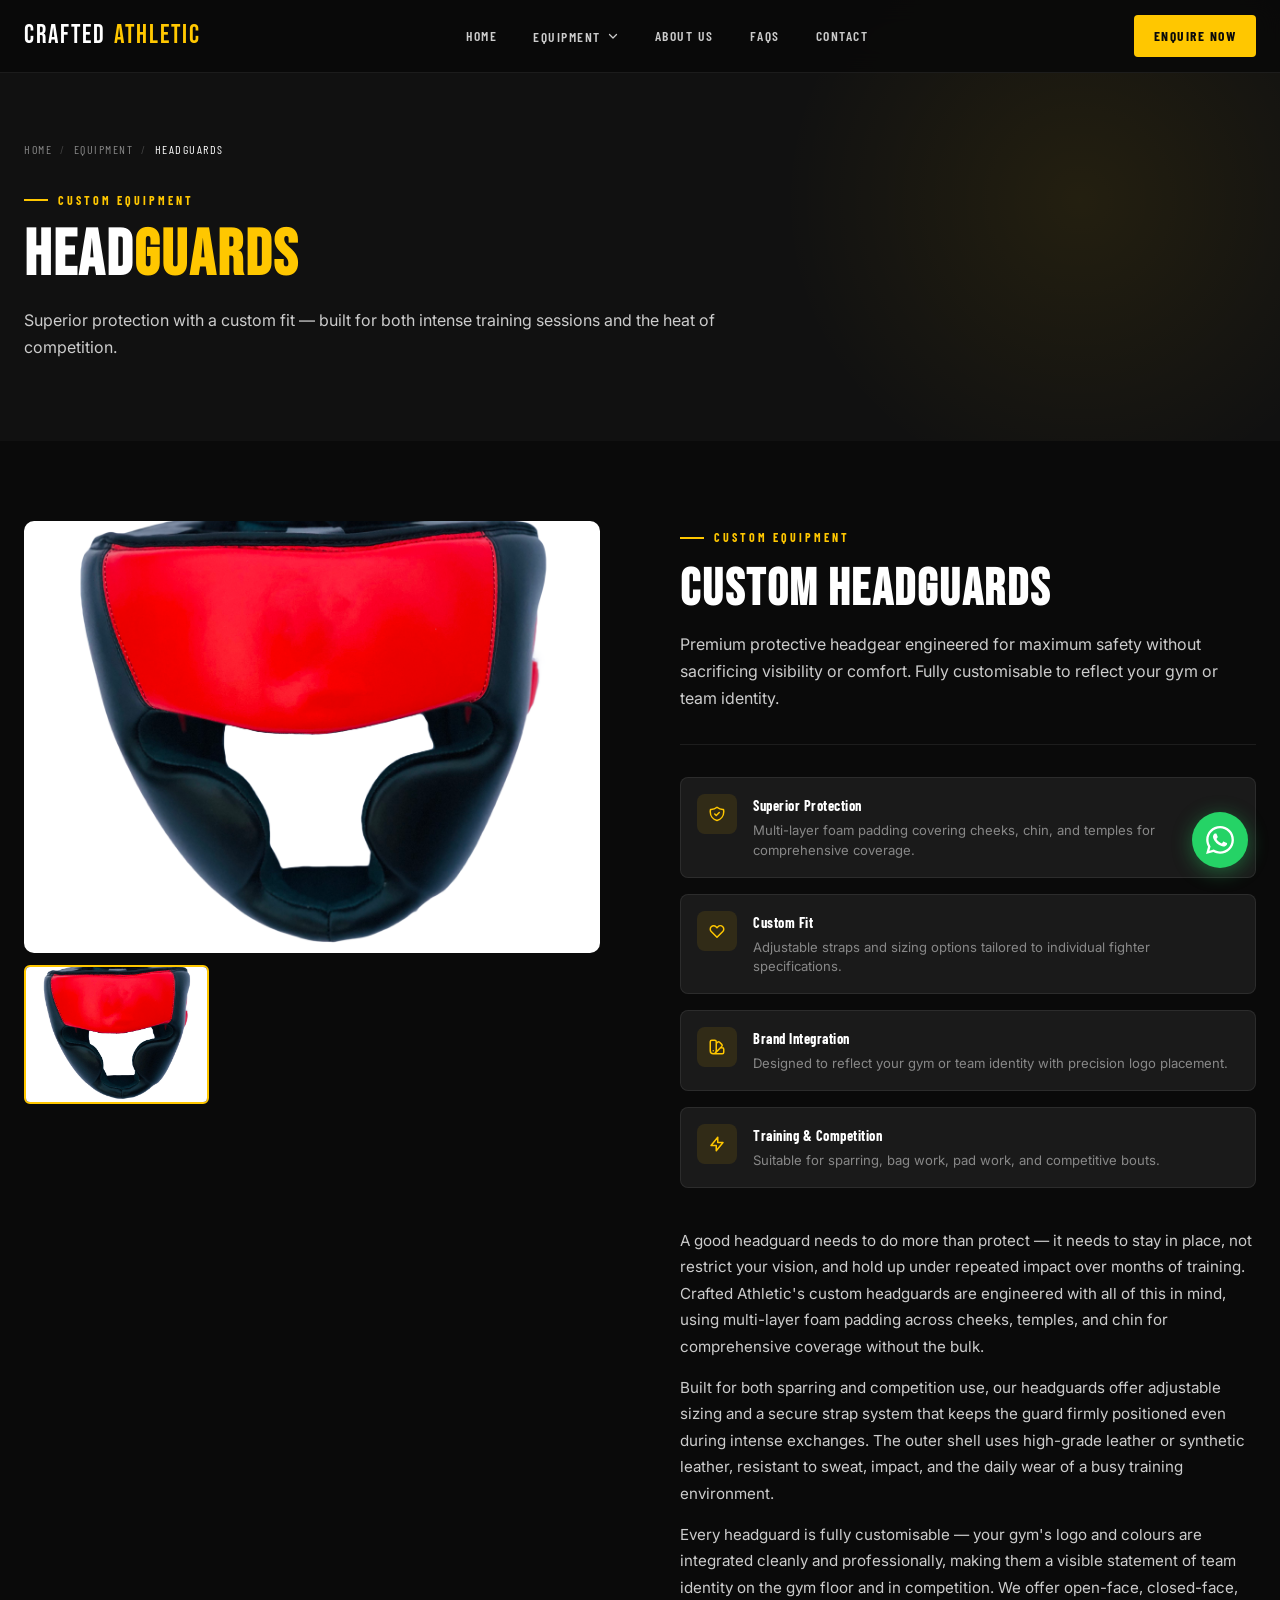
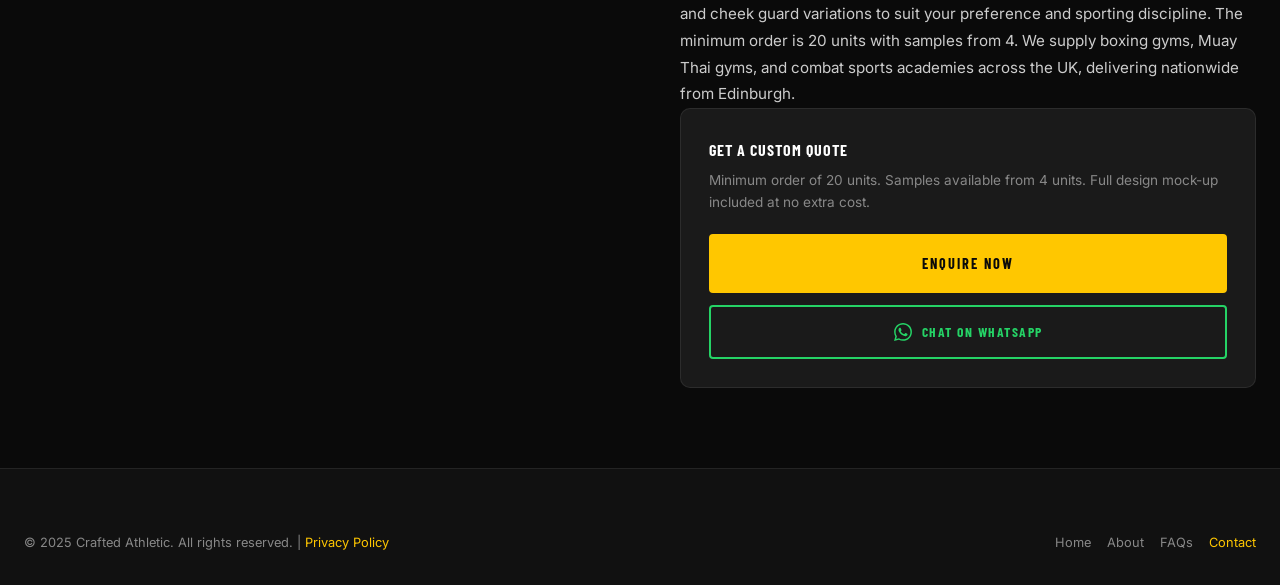
<file: custom-equipment/headguards.html>
<!DOCTYPE html>
<html lang="en-GB">
<head>
  <meta charset="UTF-8" />
  <meta name="viewport" content="width=device-width, initial-scale=1.0" />
  <title>Custom Headguards | Crafted Athletic — Edinburgh, UK</title>
  <meta name="description" content="Custom headguards offering superior protection for sparring and competition. Fully branded with your gym's logo. Edinburgh-based, serving combat sports gyms across the UK." />
  <meta name="author" content="Crafted Athletic" />
  <meta name="robots" content="index, follow" />
  <meta name="geo.region" content="GB-SCT" />
  <meta name="geo.placename" content="Edinburgh, Scotland" />
  <meta name="geo.position" content="55.9533;-3.1883" />
  <meta name="ICBM" content="55.9533, -3.1883" />
  <meta property="og:type" content="product" />
  <meta property="og:site_name" content="Crafted Athletic" />
  <meta property="og:locale" content="en_GB" />
  <meta property="og:url" content="https://www.craftedathletic.co.uk/custom-equipment/headguards" />
  <meta property="og:title" content="Custom Headguards | Crafted Athletic — Edinburgh, UK" />
  <meta property="og:description" content="Custom headguards for training and competition — fully branded with your gym's logo and colours. Nationwide UK delivery." />
  <meta property="og:image" content="https://www.craftedathletic.co.uk/images/product-headguard.png" />
  <meta name="twitter:card" content="summary_large_image" />
  <meta name="twitter:site" content="@craftedathleticuk" />
  <meta name="twitter:title" content="Custom Headguards | Crafted Athletic — Edinburgh, UK" />
  <meta name="twitter:description" content="Custom headguards for training and competition — fully branded with your gym's logo and colours. Nationwide UK delivery." />
  <meta name="twitter:image" content="https://www.craftedathletic.co.uk/images/product-headguard.png" />
  <link rel="canonical" href="https://www.craftedathletic.co.uk/custom-equipment/headguards" />
  <script type="application/ld+json">
  {
    "@context": "https://schema.org",
    "@type": "Service",
    "name": "Custom Headguards",
    "description": "Custom headguards for boxing, Muay Thai, and combat sports. Superior protection, custom fit, fully branded with your gym identity.",
    "provider": { "@type": "LocalBusiness", "name": "Crafted Athletic", "url": "https://www.craftedathletic.co.uk" },
    "url": "https://www.craftedathletic.co.uk/custom-equipment/headguards",
    "image": "https://www.craftedathletic.co.uk/images/product-headguard.png",
    "areaServed": "United Kingdom",
    "serviceType": "Custom Combat Sports Equipment Manufacturing"
  }
  </script>
  <link rel="stylesheet" href="../styles.css" />
</head>
<body>
  <nav class="navbar" id="navbar"><div class="container"><div class="nav-inner">
    <a href="/" class="nav-logo">CRAFTED <span>ATHLETIC</span></a>
    <ul class="nav-links">
      <li><a href="/">Home</a></li>
      <li><button class="dropdown-toggle">Equipment <svg xmlns="http://www.w3.org/2000/svg" fill="none" viewBox="0 0 24 24" stroke="currentColor" stroke-width="2.5"><path stroke-linecap="round" stroke-linejoin="round" d="M19 9l-7 7-7-7"/></svg></button>
        <div class="dropdown-menu"><a href="gloves.html">Boxing Gloves</a><a href="focus-pads.html">Focus Pads</a><a href="headguards.html">Headguards</a><a href="rashguards.html">Rash Guards</a><a href="hoodies.html">Hoodies</a><a href="tshirts.html">T-Shirts</a><a href="gi.html">Gi's</a></div>
      </li>
      <li><a href="../aboutus.html">About Us</a></li><li><a href="../faqs.html">FAQs</a></li><li><a href="/#enquire">Contact</a></li>
    </ul>
    <a href="/#enquire" class="nav-cta">Enquire Now</a>
    <button class="hamburger" id="hamburger" aria-label="Menu"><span></span><span></span><span></span></button>
  </div></div></nav>
  <div class="mobile-nav" id="mobile-nav">
    <span class="mobile-section-label">Navigation</span><a href="/">Home</a>
    <span class="mobile-section-label">Equipment</span>
    <a href="gloves.html">Boxing Gloves</a><a href="focus-pads.html">Focus Pads</a><a href="headguards.html">Headguards</a><a href="rashguards.html">Rash Guards</a><a href="hoodies.html">Hoodies</a><a href="tshirts.html">T-Shirts</a><a href="gi.html">Gi's</a>
    <span class="mobile-section-label">Company</span>
    <a href="../aboutus.html">About Us</a><a href="../faqs.html">FAQs</a><a href="/#enquire">Contact</a>
  </div>

  <div class="page-hero"><div class="container"><div class="page-hero-inner">
    <div class="breadcrumb"><a href="/">Home</a><span class="sep">/</span><a href="/#products">Equipment</a><span class="sep">/</span><span class="current">Headguards</span></div>
    <span class="section-label">Custom Equipment</span>
    <h1>Head<span style="color:var(--red)">guards</span></h1>
    <p>Superior protection with a custom fit — built for both intense training sessions and the heat of competition.</p>
  </div></div></div>

  <section class="product-detail"><div class="container"><div class="product-detail-grid">
    <div class="product-images-gallery fade-in">
      <div class="gallery-main"><img src="../images/product-headguard.png" alt="Custom Headguards" /></div>
      <div class="gallery-thumbs">
        <div class="gallery-thumb active"><img src="../images/product-headguard.png" alt="Headguard" /></div>
      </div>
    </div>
    <div class="product-info fade-in fade-in-delay-2">
      <span class="section-label">Custom Equipment</span>
      <h1>Custom Headguards</h1>
      <p class="product-tagline">Premium protective headgear engineered for maximum safety without sacrificing visibility or comfort. Fully customisable to reflect your gym or team identity.</p>
      <div class="features-list">
        <div class="feature-item">
          <div class="feature-icon"><svg xmlns="http://www.w3.org/2000/svg" fill="none" viewBox="0 0 24 24" stroke="currentColor" stroke-width="2"><path stroke-linecap="round" stroke-linejoin="round" d="M9 12l2 2 4-4m5.618-4.016A11.955 11.955 0 0112 2.944a11.955 11.955 0 01-8.618 3.04A12.02 12.02 0 003 9c0 5.591 3.824 10.29 9 11.622 5.176-1.332 9-6.03 9-11.622 0-1.042-.133-2.052-.382-3.016z"/></svg></div>
          <div class="feature-text"><div class="title">Superior Protection</div><div class="desc">Multi-layer foam padding covering cheeks, chin, and temples for comprehensive coverage.</div></div>
        </div>
        <div class="feature-item">
          <div class="feature-icon"><svg xmlns="http://www.w3.org/2000/svg" fill="none" viewBox="0 0 24 24" stroke="currentColor" stroke-width="2"><path stroke-linecap="round" stroke-linejoin="round" d="M4.318 6.318a4.5 4.5 0 000 6.364L12 20.364l7.682-7.682a4.5 4.5 0 00-6.364-6.364L12 7.636l-1.318-1.318a4.5 4.5 0 00-6.364 0z"/></svg></div>
          <div class="feature-text"><div class="title">Custom Fit</div><div class="desc">Adjustable straps and sizing options tailored to individual fighter specifications.</div></div>
        </div>
        <div class="feature-item">
          <div class="feature-icon"><svg xmlns="http://www.w3.org/2000/svg" fill="none" viewBox="0 0 24 24" stroke="currentColor" stroke-width="2"><path stroke-linecap="round" stroke-linejoin="round" d="M7 21a4 4 0 01-4-4V5a2 2 0 012-2h4a2 2 0 012 2v12a4 4 0 01-4 4zm0 0h12a2 2 0 002-2v-4a2 2 0 00-2-2h-2.343M11 7.343l1.657-1.657a2 2 0 012.828 0l2.829 2.829a2 2 0 010 2.828l-8.486 8.485M7 17h.01"/></svg></div>
          <div class="feature-text"><div class="title">Brand Integration</div><div class="desc">Designed to reflect your gym or team identity with precision logo placement.</div></div>
        </div>
        <div class="feature-item">
          <div class="feature-icon"><svg xmlns="http://www.w3.org/2000/svg" fill="none" viewBox="0 0 24 24" stroke="currentColor" stroke-width="2"><path stroke-linecap="round" stroke-linejoin="round" d="M13 10V3L4 14h7v7l9-11h-7z"/></svg></div>
          <div class="feature-text"><div class="title">Training &amp; Competition</div><div class="desc">Suitable for sparring, bag work, pad work, and competitive bouts.</div></div>
        </div>
      </div>
      <div class="product-body-copy">
        <p>A good headguard needs to do more than protect — it needs to stay in place, not restrict your vision, and hold up under repeated impact over months of training. Crafted Athletic's custom headguards are engineered with all of this in mind, using multi-layer foam padding across cheeks, temples, and chin for comprehensive coverage without the bulk.</p>
        <p>Built for both sparring and competition use, our headguards offer adjustable sizing and a secure strap system that keeps the guard firmly positioned even during intense exchanges. The outer shell uses high-grade leather or synthetic leather, resistant to sweat, impact, and the daily wear of a busy training environment.</p>
        <p>Every headguard is fully customisable — your gym's logo and colours are integrated cleanly and professionally, making them a visible statement of team identity on the gym floor and in competition. We offer open-face, closed-face, and cheek guard variations to suit your preference and sporting discipline. The minimum order is 20 units with samples from 4. We supply boxing gyms, Muay Thai gyms, and combat sports academies across the UK, delivering nationwide from Edinburgh.</p>
      </div>

      <div class="product-cta-box">
        <h3>Get a Custom Quote</h3>
        <p>Minimum order of 20 units. Samples available from 4 units. Full design mock-up included at no extra cost.</p>
        <a href="/#enquire" class="btn-primary">Enquire Now</a>
        <a href="https://wa.me/447438952003" target="_blank" rel="noopener" class="whatsapp-btn">
          <svg viewBox="0 0 24 24"><path d="M.057 24l1.687-6.163c-1.041-1.804-1.588-3.849-1.587-5.946.003-6.556 5.338-11.891 11.893-11.891 3.181.001 6.167 1.24 8.413 3.488 2.245 2.248 3.481 5.236 3.48 8.414-.003 6.557-5.338 11.892-11.893 11.892-1.99-.001-3.951-.5-5.688-1.448l-6.305 1.654zm6.597-3.807c1.676.995 3.276 1.591 5.392 1.592 5.448 0 9.886-4.434 9.889-9.885.002-5.462-4.415-9.89-9.881-9.892-5.452 0-9.887 4.434-9.889 9.884-.001 2.225.651 3.891 1.746 5.634l-.999 3.648 3.742-.981zm11.387-5.464c-.074-.124-.272-.198-.57-.347-.297-.149-1.758-.868-2.031-.967-.272-.099-.47-.149-.669.149-.198.297-.768.967-.941 1.165-.173.198-.347.223-.644.074-.297-.149-1.255-.462-2.39-1.475-.883-.788-1.48-1.761-1.653-2.059-.173-.297-.018-.458.13-.606.134-.133.297-.347.446-.521.151-.172.2-.296.3-.495.099-.198.05-.372-.025-.521-.075-.148-.669-1.611-.916-2.206-.242-.579-.487-.501-.669-.51l-.57-.01c-.198 0-.52.074-.792.372s-1.04 1.016-1.04 2.479 1.065 2.876 1.213 3.074c.149.198 2.095 3.2 5.076 4.487.709.306 1.263.489 1.694.626.712.226 1.36.194 1.872.118.571-.085 1.758-.719 2.006-1.413.248-.695.248-1.29.173-1.414z"/></svg>
          Chat on WhatsApp
        </a>
      </div>
    </div>
  </div></div></section>

  <footer><div class="container"><div class="footer-bottom" style="border-top:none;padding-top:0;">
    <p>&copy; 2025 Crafted Athletic. All rights reserved. | <a href="../privacy-policy.html">Privacy Policy</a></p>
    <div style="display:flex;gap:16px;"><a href="/" style="font-size:.8rem;color:var(--gray)">Home</a><a href="../aboutus.html" style="font-size:.8rem;color:var(--gray)">About</a><a href="../faqs.html" style="font-size:.8rem;color:var(--gray)">FAQs</a><a href="/#enquire" style="font-size:.8rem;color:var(--red)">Contact</a></div>
  </div></div></footer>
  <a href="https://wa.me/447438952003" target="_blank" rel="noopener" class="whatsapp-float" aria-label="WhatsApp"><svg xmlns="http://www.w3.org/2000/svg" viewBox="0 0 24 24"><path d="M.057 24l1.687-6.163c-1.041-1.804-1.588-3.849-1.587-5.946.003-6.556 5.338-11.891 11.893-11.891 3.181.001 6.167 1.24 8.413 3.488 2.245 2.248 3.481 5.236 3.48 8.414-.003 6.557-5.338 11.892-11.893 11.892-1.99-.001-3.951-.5-5.688-1.448l-6.305 1.654zm6.597-3.807c1.676.995 3.276 1.591 5.392 1.592 5.448 0 9.886-4.434 9.889-9.885.002-5.462-4.415-9.89-9.881-9.892-5.452 0-9.887 4.434-9.889 9.884-.001 2.225.651 3.891 1.746 5.634l-.999 3.648 3.742-.981zm11.387-5.464c-.074-.124-.272-.198-.57-.347-.297-.149-1.758-.868-2.031-.967-.272-.099-.47-.149-.669.149-.198.297-.768.967-.941 1.165-.173.198-.347.223-.644.074-.297-.149-1.255-.462-2.39-1.475-.883-.788-1.48-1.761-1.653-2.059-.173-.297-.018-.458.13-.606.134-.133.297-.347.446-.521.151-.172.2-.296.3-.495.099-.198.05-.372-.025-.521-.075-.148-.669-1.611-.916-2.206-.242-.579-.487-.501-.669-.51l-.57-.01c-.198 0-.52.074-.792.372s-1.04 1.016-1.04 2.479 1.065 2.876 1.213 3.074c.149.198 2.095 3.2 5.076 4.487.709.306 1.263.489 1.694.626.712.226 1.36.194 1.872.118.571-.085 1.758-.719 2.006-1.413.248-.695.248-1.29.173-1.414z"/></svg></a>
  <script src="../app.js"></script>
</body>
</html>
</file>
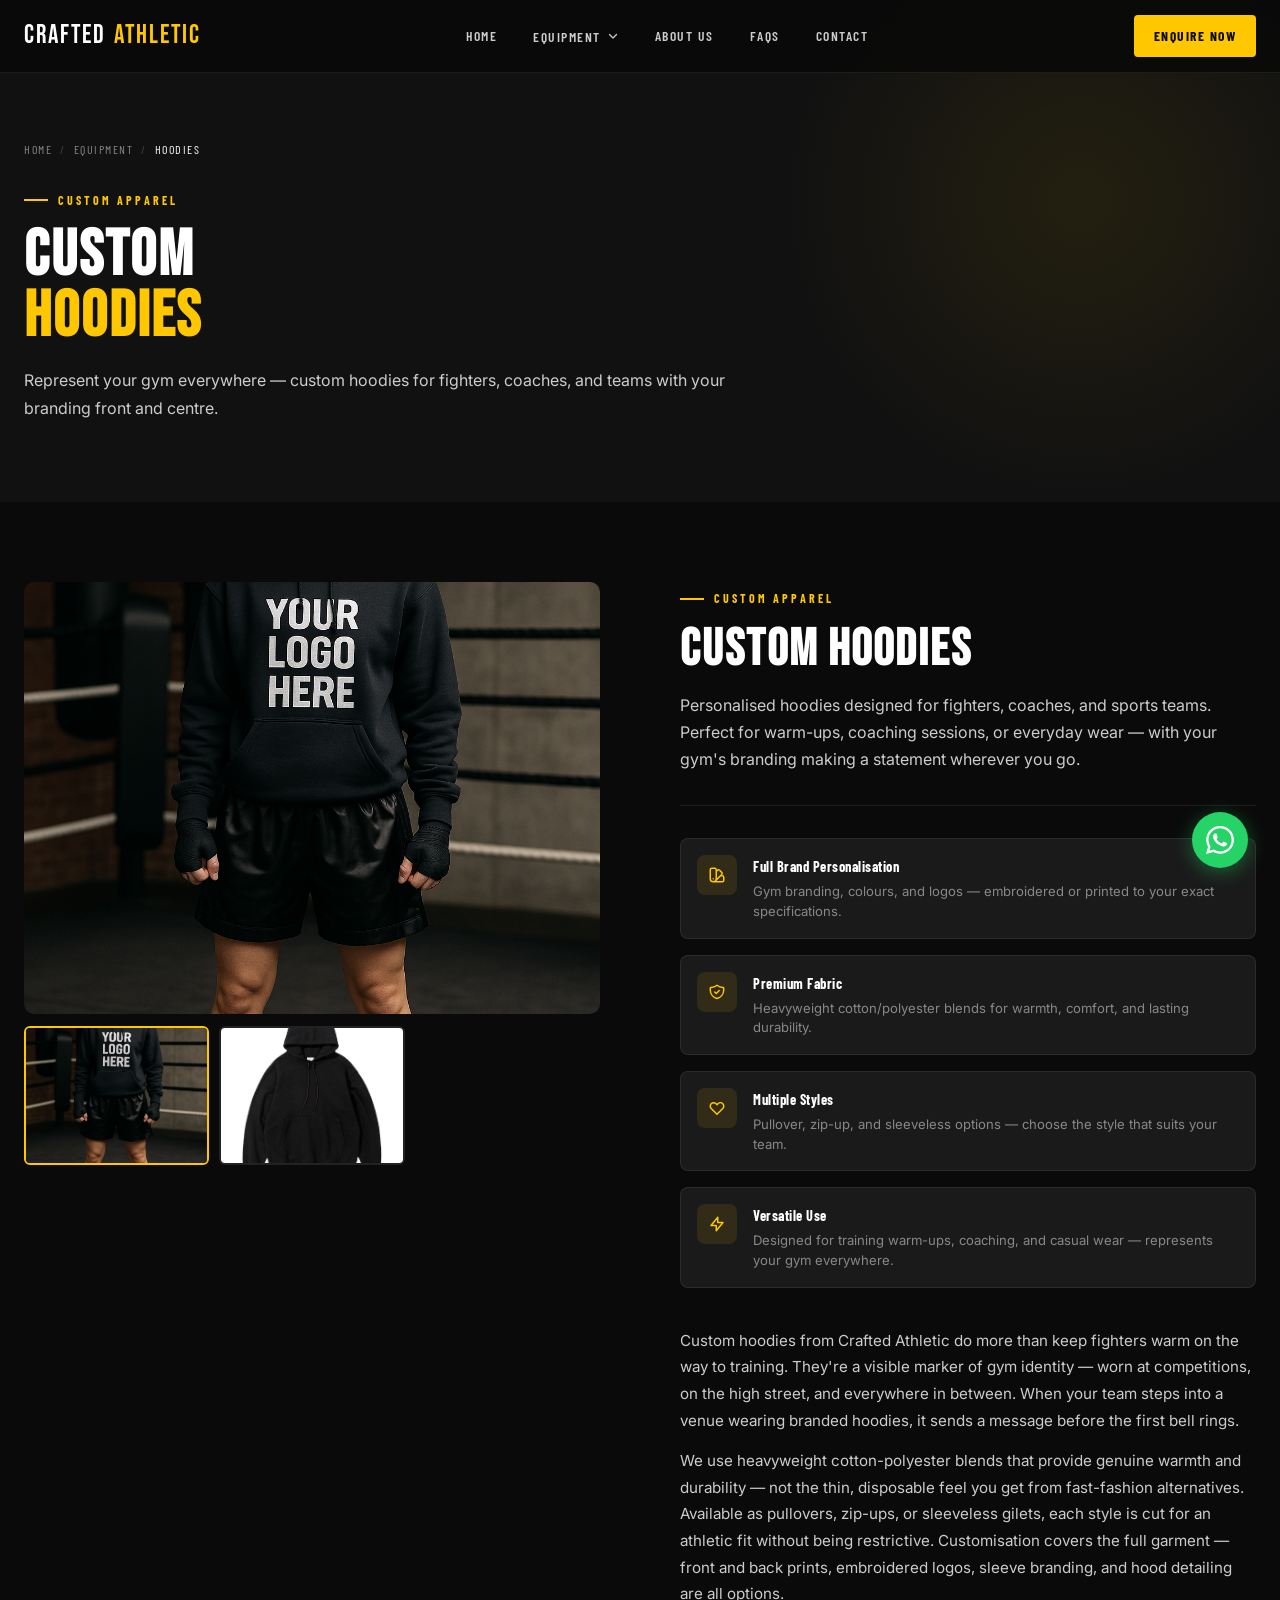
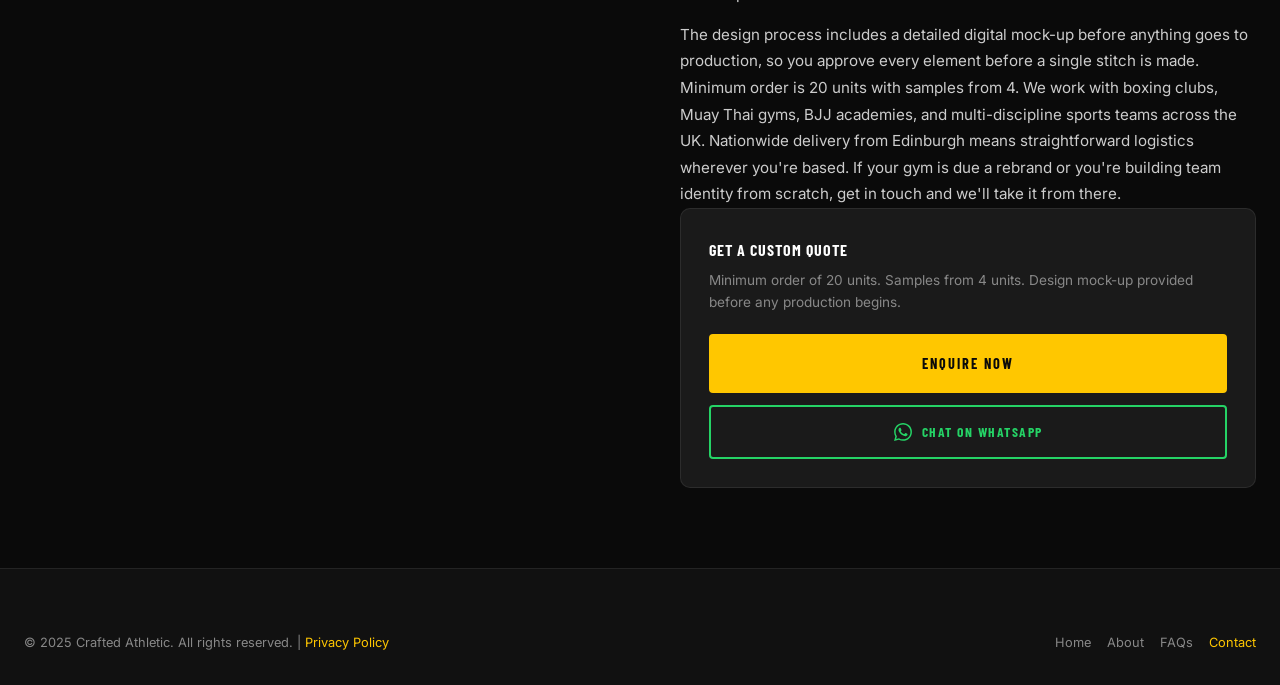
<file: custom-equipment/hoodies.html>
<!DOCTYPE html>
<html lang="en-GB">
<head>
  <meta charset="UTF-8" /><meta name="viewport" content="width=device-width, initial-scale=1.0" />
  <title>Custom Gym Hoodies | Crafted Athletic — Edinburgh, UK</title>
  <meta name="description" content="Custom gym hoodies for fighters, coaches, and teams across the UK. Fully branded with your gym's colours and logo. Edinburgh-based, UK-wide delivery." />
  <meta name="author" content="Crafted Athletic" />
  <meta name="robots" content="index, follow" />
  <meta name="geo.region" content="GB-SCT" />
  <meta name="geo.placename" content="Edinburgh, Scotland" />
  <meta name="geo.position" content="55.9533;-3.1883" />
  <meta name="ICBM" content="55.9533, -3.1883" />
  <meta property="og:type" content="product" />
  <meta property="og:site_name" content="Crafted Athletic" />
  <meta property="og:locale" content="en_GB" />
  <meta property="og:url" content="https://www.craftedathletic.co.uk/custom-equipment/hoodies" />
  <meta property="og:title" content="Custom Gym Hoodies | Crafted Athletic — Edinburgh, UK" />
  <meta property="og:description" content="Custom hoodies for fighters, coaches, and sports teams — fully branded with your gym's colours and logo." />
  <meta property="og:image" content="https://www.craftedathletic.co.uk/images/product-hoodie.png" />
  <meta name="twitter:card" content="summary_large_image" />
  <meta name="twitter:site" content="@craftedathleticuk" />
  <meta name="twitter:title" content="Custom Gym Hoodies | Crafted Athletic — Edinburgh, UK" />
  <meta name="twitter:description" content="Custom hoodies for fighters, coaches, and sports teams — fully branded with your gym's colours and logo." />
  <meta name="twitter:image" content="https://www.craftedathletic.co.uk/images/product-hoodie.png" />
  <link rel="canonical" href="https://www.craftedathletic.co.uk/custom-equipment/hoodies" />
  <script type="application/ld+json">
  {
    "@context": "https://schema.org",
    "@type": "Service",
    "name": "Custom Gym Hoodies",
    "description": "Custom hoodies for fighters, coaches, and sports teams. Fully branded with your gym's colours and logo.",
    "provider": { "@type": "LocalBusiness", "name": "Crafted Athletic", "url": "https://www.craftedathletic.co.uk" },
    "url": "https://www.craftedathletic.co.uk/custom-equipment/hoodies",
    "image": "https://www.craftedathletic.co.uk/images/product-hoodie.png",
    "areaServed": "United Kingdom",
    "serviceType": "Custom Combat Sports Equipment Manufacturing"
  }
  </script>
  <link rel="stylesheet" href="../styles.css" />
</head>
<body>
  <nav class="navbar" id="navbar"><div class="container"><div class="nav-inner">
    <a href="/" class="nav-logo">CRAFTED <span>ATHLETIC</span></a>
    <ul class="nav-links">
      <li><a href="/">Home</a></li>
      <li><button class="dropdown-toggle">Equipment <svg xmlns="http://www.w3.org/2000/svg" fill="none" viewBox="0 0 24 24" stroke="currentColor" stroke-width="2.5"><path stroke-linecap="round" stroke-linejoin="round" d="M19 9l-7 7-7-7"/></svg></button>
        <div class="dropdown-menu"><a href="gloves.html">Boxing Gloves</a><a href="focus-pads.html">Focus Pads</a><a href="headguards.html">Headguards</a><a href="rashguards.html">Rash Guards</a><a href="hoodies.html">Hoodies</a><a href="tshirts.html">T-Shirts</a><a href="gi.html">Gi's</a></div>
      </li>
      <li><a href="../aboutus.html">About Us</a></li><li><a href="../faqs.html">FAQs</a></li><li><a href="/#enquire">Contact</a></li>
    </ul>
    <a href="/#enquire" class="nav-cta">Enquire Now</a>
    <button class="hamburger" id="hamburger" aria-label="Menu"><span></span><span></span><span></span></button>
  </div></div></nav>
  <div class="mobile-nav" id="mobile-nav">
    <span class="mobile-section-label">Navigation</span><a href="/">Home</a>
    <span class="mobile-section-label">Equipment</span>
    <a href="gloves.html">Boxing Gloves</a><a href="focus-pads.html">Focus Pads</a><a href="headguards.html">Headguards</a><a href="rashguards.html">Rash Guards</a><a href="hoodies.html">Hoodies</a><a href="tshirts.html">T-Shirts</a><a href="gi.html">Gi's</a>
    <span class="mobile-section-label">Company</span>
    <a href="../aboutus.html">About Us</a><a href="../faqs.html">FAQs</a><a href="/#enquire">Contact</a>
  </div>

  <div class="page-hero"><div class="container"><div class="page-hero-inner">
    <div class="breadcrumb"><a href="/">Home</a><span class="sep">/</span><a href="/#products">Equipment</a><span class="sep">/</span><span class="current">Hoodies</span></div>
    <span class="section-label">Custom Apparel</span>
    <h1>Custom<br><span style="color:var(--red)">Hoodies</span></h1>
    <p>Represent your gym everywhere — custom hoodies for fighters, coaches, and teams with your branding front and centre.</p>
  </div></div></div>

  <section class="product-detail"><div class="container"><div class="product-detail-grid">
    <div class="product-images-gallery fade-in">
      <div class="gallery-main"><img src="../images/hoodie-ring.png" alt="Custom Hoodies" /></div>
      <div class="gallery-thumbs">
        <div class="gallery-thumb active"><img src="../images/hoodie-ring.png" alt="Hoodie" /></div>
        <div class="gallery-thumb"><img src="../images/product-hoodie.png" alt="Gym Hoodie" /></div>
      </div>
    </div>
    <div class="product-info fade-in fade-in-delay-2">
      <span class="section-label">Custom Apparel</span>
      <h1>Custom Hoodies</h1>
      <p class="product-tagline">Personalised hoodies designed for fighters, coaches, and sports teams. Perfect for warm-ups, coaching sessions, or everyday wear — with your gym's branding making a statement wherever you go.</p>
      <div class="features-list">
        <div class="feature-item">
          <div class="feature-icon"><svg xmlns="http://www.w3.org/2000/svg" fill="none" viewBox="0 0 24 24" stroke="currentColor" stroke-width="2"><path stroke-linecap="round" stroke-linejoin="round" d="M7 21a4 4 0 01-4-4V5a2 2 0 012-2h4a2 2 0 012 2v12a4 4 0 01-4 4zm0 0h12a2 2 0 002-2v-4a2 2 0 00-2-2h-2.343M11 7.343l1.657-1.657a2 2 0 012.828 0l2.829 2.829a2 2 0 010 2.828l-8.486 8.485M7 17h.01"/></svg></div>
          <div class="feature-text"><div class="title">Full Brand Personalisation</div><div class="desc">Gym branding, colours, and logos — embroidered or printed to your exact specifications.</div></div>
        </div>
        <div class="feature-item">
          <div class="feature-icon"><svg xmlns="http://www.w3.org/2000/svg" fill="none" viewBox="0 0 24 24" stroke="currentColor" stroke-width="2"><path stroke-linecap="round" stroke-linejoin="round" d="M9 12l2 2 4-4m5.618-4.016A11.955 11.955 0 0112 2.944a11.955 11.955 0 01-8.618 3.04A12.02 12.02 0 003 9c0 5.591 3.824 10.29 9 11.622 5.176-1.332 9-6.03 9-11.622 0-1.042-.133-2.052-.382-3.016z"/></svg></div>
          <div class="feature-text"><div class="title">Premium Fabric</div><div class="desc">Heavyweight cotton/polyester blends for warmth, comfort, and lasting durability.</div></div>
        </div>
        <div class="feature-item">
          <div class="feature-icon"><svg xmlns="http://www.w3.org/2000/svg" fill="none" viewBox="0 0 24 24" stroke="currentColor" stroke-width="2"><path stroke-linecap="round" stroke-linejoin="round" d="M4.318 6.318a4.5 4.5 0 000 6.364L12 20.364l7.682-7.682a4.5 4.5 0 00-6.364-6.364L12 7.636l-1.318-1.318a4.5 4.5 0 00-6.364 0z"/></svg></div>
          <div class="feature-text"><div class="title">Multiple Styles</div><div class="desc">Pullover, zip-up, and sleeveless options — choose the style that suits your team.</div></div>
        </div>
        <div class="feature-item">
          <div class="feature-icon"><svg xmlns="http://www.w3.org/2000/svg" fill="none" viewBox="0 0 24 24" stroke="currentColor" stroke-width="2"><path stroke-linecap="round" stroke-linejoin="round" d="M13 10V3L4 14h7v7l9-11h-7z"/></svg></div>
          <div class="feature-text"><div class="title">Versatile Use</div><div class="desc">Designed for training warm-ups, coaching, and casual wear — represents your gym everywhere.</div></div>
        </div>
      </div>
      <div class="product-body-copy">
        <p>Custom hoodies from Crafted Athletic do more than keep fighters warm on the way to training. They're a visible marker of gym identity — worn at competitions, on the high street, and everywhere in between. When your team steps into a venue wearing branded hoodies, it sends a message before the first bell rings.</p>
        <p>We use heavyweight cotton-polyester blends that provide genuine warmth and durability — not the thin, disposable feel you get from fast-fashion alternatives. Available as pullovers, zip-ups, or sleeveless gilets, each style is cut for an athletic fit without being restrictive. Customisation covers the full garment — front and back prints, embroidered logos, sleeve branding, and hood detailing are all options.</p>
        <p>The design process includes a detailed digital mock-up before anything goes to production, so you approve every element before a single stitch is made. Minimum order is 20 units with samples from 4. We work with boxing clubs, Muay Thai gyms, BJJ academies, and multi-discipline sports teams across the UK. Nationwide delivery from Edinburgh means straightforward logistics wherever you're based. If your gym is due a rebrand or you're building team identity from scratch, get in touch and we'll take it from there.</p>
      </div>

      <div class="product-cta-box">
        <h3>Get a Custom Quote</h3>
        <p>Minimum order of 20 units. Samples from 4 units. Design mock-up provided before any production begins.</p>
        <a href="/#enquire" class="btn-primary">Enquire Now</a>
        <a href="https://wa.me/447438952003" target="_blank" rel="noopener" class="whatsapp-btn"><svg viewBox="0 0 24 24"><path d="M.057 24l1.687-6.163c-1.041-1.804-1.588-3.849-1.587-5.946.003-6.556 5.338-11.891 11.893-11.891 3.181.001 6.167 1.24 8.413 3.488 2.245 2.248 3.481 5.236 3.48 8.414-.003 6.557-5.338 11.892-11.893 11.892-1.99-.001-3.951-.5-5.688-1.448l-6.305 1.654zm6.597-3.807c1.676.995 3.276 1.591 5.392 1.592 5.448 0 9.886-4.434 9.889-9.885.002-5.462-4.415-9.89-9.881-9.892-5.452 0-9.887 4.434-9.889 9.884-.001 2.225.651 3.891 1.746 5.634l-.999 3.648 3.742-.981zm11.387-5.464c-.074-.124-.272-.198-.57-.347-.297-.149-1.758-.868-2.031-.967-.272-.099-.47-.149-.669.149-.198.297-.768.967-.941 1.165-.173.198-.347.223-.644.074-.297-.149-1.255-.462-2.39-1.475-.883-.788-1.48-1.761-1.653-2.059-.173-.297-.018-.458.13-.606.134-.133.297-.347.446-.521.151-.172.2-.296.3-.495.099-.198.05-.372-.025-.521-.075-.148-.669-1.611-.916-2.206-.242-.579-.487-.501-.669-.51l-.57-.01c-.198 0-.52.074-.792.372s-1.04 1.016-1.04 2.479 1.065 2.876 1.213 3.074c.149.198 2.095 3.2 5.076 4.487.709.306 1.263.489 1.694.626.712.226 1.36.194 1.872.118.571-.085 1.758-.719 2.006-1.413.248-.695.248-1.29.173-1.414z"/></svg>Chat on WhatsApp</a>
      </div>
    </div>
  </div></div></section>

  <footer><div class="container"><div class="footer-bottom" style="border-top:none;padding-top:0;">
    <p>&copy; 2025 Crafted Athletic. All rights reserved. | <a href="../privacy-policy.html">Privacy Policy</a></p>
    <div style="display:flex;gap:16px;"><a href="/" style="font-size:.8rem;color:var(--gray)">Home</a><a href="../aboutus.html" style="font-size:.8rem;color:var(--gray)">About</a><a href="../faqs.html" style="font-size:.8rem;color:var(--gray)">FAQs</a><a href="/#enquire" style="font-size:.8rem;color:var(--red)">Contact</a></div>
  </div></div></footer>
  <a href="https://wa.me/447438952003" target="_blank" rel="noopener" class="whatsapp-float" aria-label="WhatsApp"><svg xmlns="http://www.w3.org/2000/svg" viewBox="0 0 24 24"><path d="M.057 24l1.687-6.163c-1.041-1.804-1.588-3.849-1.587-5.946.003-6.556 5.338-11.891 11.893-11.891 3.181.001 6.167 1.24 8.413 3.488 2.245 2.248 3.481 5.236 3.48 8.414-.003 6.557-5.338 11.892-11.893 11.892-1.99-.001-3.951-.5-5.688-1.448l-6.305 1.654zm6.597-3.807c1.676.995 3.276 1.591 5.392 1.592 5.448 0 9.886-4.434 9.889-9.885.002-5.462-4.415-9.89-9.881-9.892-5.452 0-9.887 4.434-9.889 9.884-.001 2.225.651 3.891 1.746 5.634l-.999 3.648 3.742-.981zm11.387-5.464c-.074-.124-.272-.198-.57-.347-.297-.149-1.758-.868-2.031-.967-.272-.099-.47-.149-.669.149-.198.297-.768.967-.941 1.165-.173.198-.347.223-.644.074-.297-.149-1.255-.462-2.39-1.475-.883-.788-1.48-1.761-1.653-2.059-.173-.297-.018-.458.13-.606.134-.133.297-.347.446-.521.151-.172.2-.296.3-.495.099-.198.05-.372-.025-.521-.075-.148-.669-1.611-.916-2.206-.242-.579-.487-.501-.669-.51l-.57-.01c-.198 0-.52.074-.792.372s-1.04 1.016-1.04 2.479 1.065 2.876 1.213 3.074c.149.198 2.095 3.2 5.076 4.487.709.306 1.263.489 1.694.626.712.226 1.36.194 1.872.118.571-.085 1.758-.719 2.006-1.413.248-.695.248-1.29.173-1.414z"/></svg></a>
  <script src="../app.js"></script>
</body>
</html>
</file>
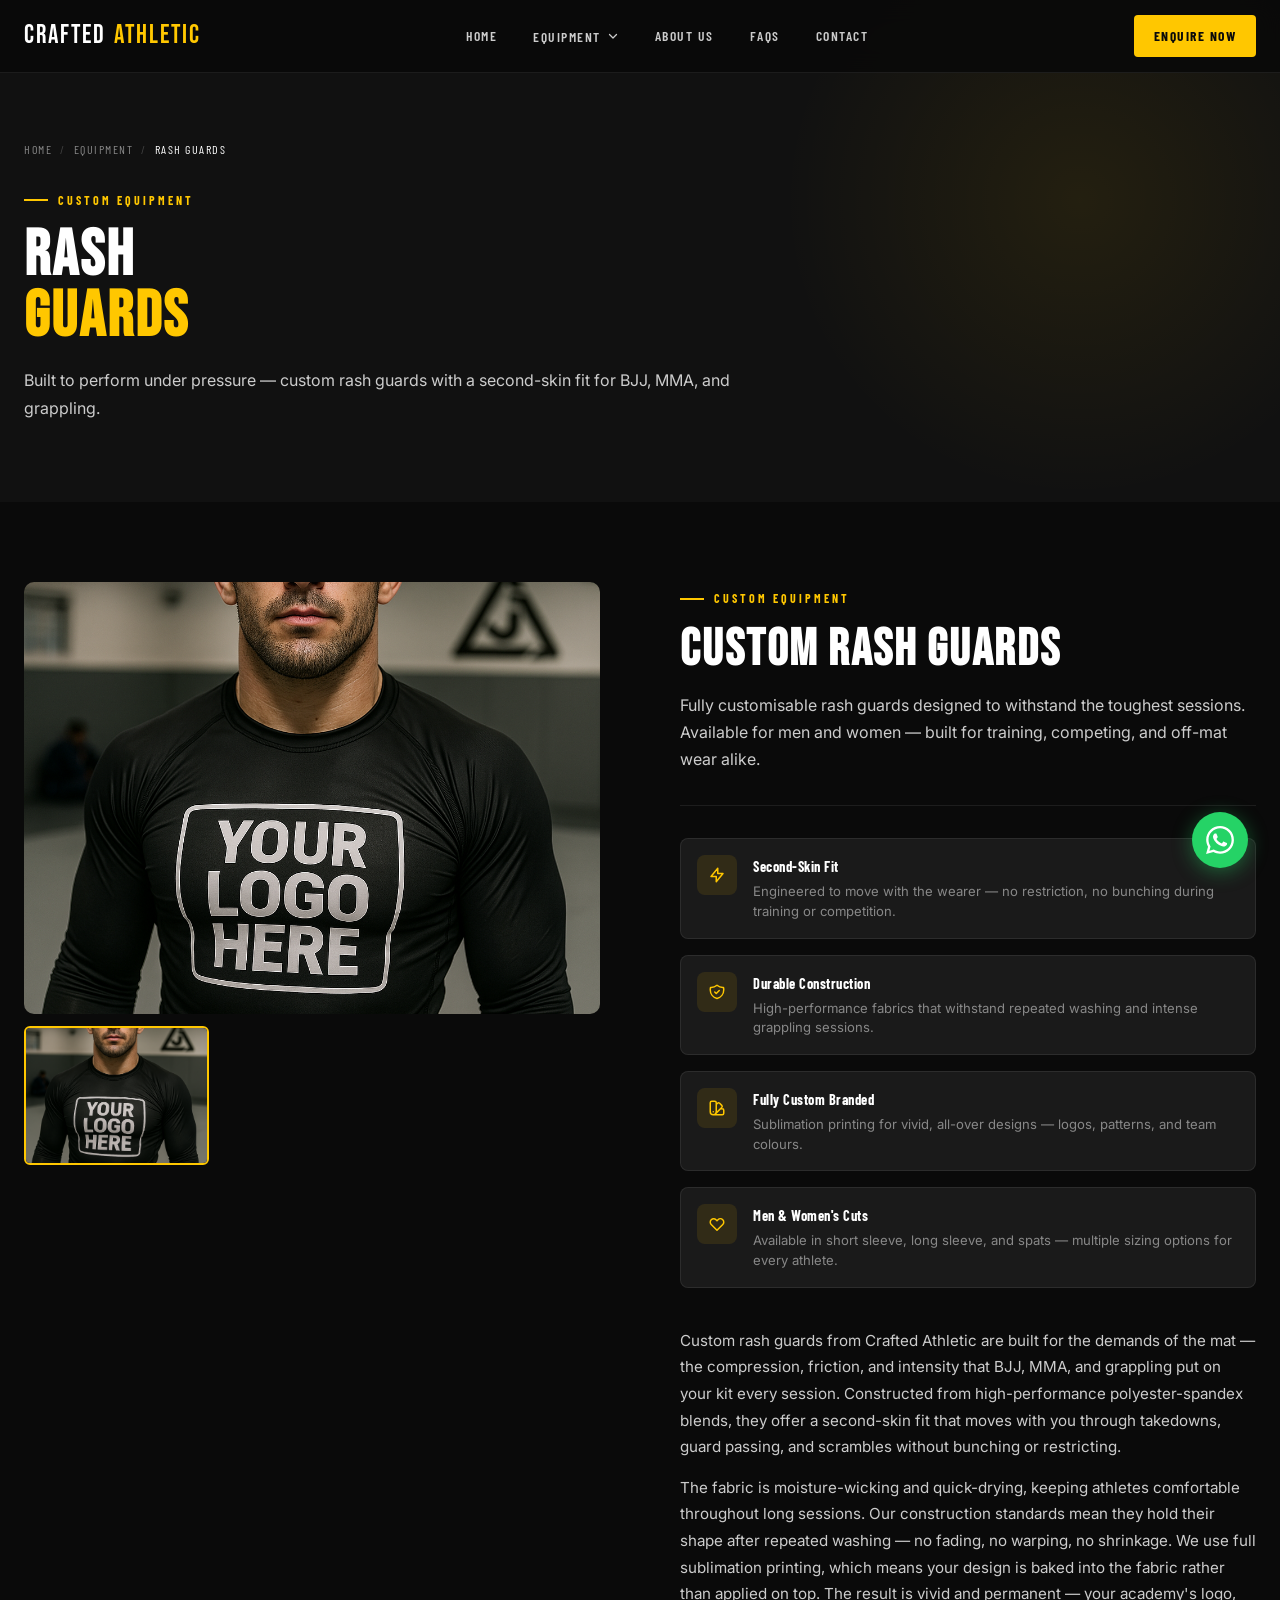
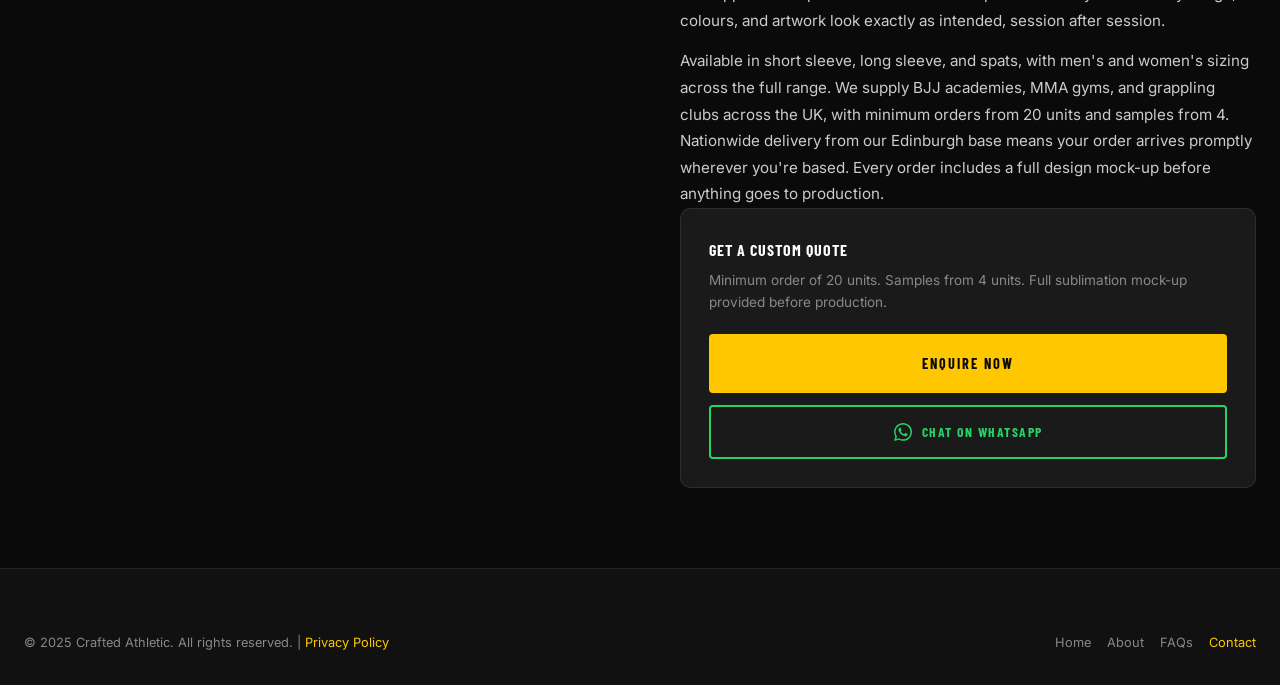
<file: custom-equipment/rashguards.html>
<!DOCTYPE html>
<html lang="en-GB">
<head>
  <meta charset="UTF-8" /><meta name="viewport" content="width=device-width, initial-scale=1.0" />
  <title>Custom Rash Guards | Crafted Athletic — Edinburgh, UK</title>
  <meta name="description" content="Custom rash guards for BJJ, MMA, and grappling. Second-skin fit, sublimation printing, fully branded for your academy. Edinburgh-based, UK-wide delivery." />
  <meta name="author" content="Crafted Athletic" />
  <meta name="robots" content="index, follow" />
  <meta name="geo.region" content="GB-SCT" />
  <meta name="geo.placename" content="Edinburgh, Scotland" />
  <meta name="geo.position" content="55.9533;-3.1883" />
  <meta name="ICBM" content="55.9533, -3.1883" />
  <meta property="og:type" content="product" />
  <meta property="og:site_name" content="Crafted Athletic" />
  <meta property="og:locale" content="en_GB" />
  <meta property="og:url" content="https://www.craftedathletic.co.uk/custom-equipment/rashguards" />
  <meta property="og:title" content="Custom Rash Guards | Crafted Athletic — Edinburgh, UK" />
  <meta property="og:description" content="Custom rash guards for BJJ, MMA, and grappling — sublimation printing, second-skin fit, fully branded for your academy." />
  <meta property="og:image" content="https://www.craftedathletic.co.uk/images/mockup-tshirt.png" />
  <meta name="twitter:card" content="summary_large_image" />
  <meta name="twitter:site" content="@craftedathleticuk" />
  <meta name="twitter:title" content="Custom Rash Guards | Crafted Athletic — Edinburgh, UK" />
  <meta name="twitter:description" content="Custom rash guards for BJJ, MMA, and grappling — sublimation printing, second-skin fit, fully branded for your academy." />
  <meta name="twitter:image" content="https://www.craftedathletic.co.uk/images/mockup-tshirt.png" />
  <link rel="canonical" href="https://www.craftedathletic.co.uk/custom-equipment/rashguards" />
  <script type="application/ld+json">
  {
    "@context": "https://schema.org",
    "@type": "Service",
    "name": "Custom Rash Guards",
    "description": "Custom rash guards for BJJ, MMA, and grappling. Sublimation printing, second-skin fit, fully branded with your academy's colours and logo.",
    "provider": { "@type": "LocalBusiness", "name": "Crafted Athletic", "url": "https://www.craftedathletic.co.uk" },
    "url": "https://www.craftedathletic.co.uk/custom-equipment/rashguards",
    "image": "https://www.craftedathletic.co.uk/images/mockup-tshirt.png",
    "areaServed": "United Kingdom",
    "serviceType": "Custom Combat Sports Equipment Manufacturing"
  }
  </script>
  <link rel="stylesheet" href="../styles.css" />
</head>
<body>
  <nav class="navbar" id="navbar"><div class="container"><div class="nav-inner">
    <a href="/" class="nav-logo">CRAFTED <span>ATHLETIC</span></a>
    <ul class="nav-links">
      <li><a href="/">Home</a></li>
      <li><button class="dropdown-toggle">Equipment <svg xmlns="http://www.w3.org/2000/svg" fill="none" viewBox="0 0 24 24" stroke="currentColor" stroke-width="2.5"><path stroke-linecap="round" stroke-linejoin="round" d="M19 9l-7 7-7-7"/></svg></button>
        <div class="dropdown-menu"><a href="gloves.html">Boxing Gloves</a><a href="focus-pads.html">Focus Pads</a><a href="headguards.html">Headguards</a><a href="rashguards.html">Rash Guards</a><a href="hoodies.html">Hoodies</a><a href="tshirts.html">T-Shirts</a><a href="gi.html">Gi's</a></div>
      </li>
      <li><a href="../aboutus.html">About Us</a></li><li><a href="../faqs.html">FAQs</a></li><li><a href="/#enquire">Contact</a></li>
    </ul>
    <a href="/#enquire" class="nav-cta">Enquire Now</a>
    <button class="hamburger" id="hamburger" aria-label="Menu"><span></span><span></span><span></span></button>
  </div></div></nav>
  <div class="mobile-nav" id="mobile-nav">
    <span class="mobile-section-label">Navigation</span><a href="/">Home</a>
    <span class="mobile-section-label">Equipment</span>
    <a href="gloves.html">Boxing Gloves</a><a href="focus-pads.html">Focus Pads</a><a href="headguards.html">Headguards</a><a href="rashguards.html">Rash Guards</a><a href="hoodies.html">Hoodies</a><a href="tshirts.html">T-Shirts</a><a href="gi.html">Gi's</a>
    <span class="mobile-section-label">Company</span>
    <a href="../aboutus.html">About Us</a><a href="../faqs.html">FAQs</a><a href="/#enquire">Contact</a>
  </div>

  <div class="page-hero"><div class="container"><div class="page-hero-inner">
    <div class="breadcrumb"><a href="/">Home</a><span class="sep">/</span><a href="/#products">Equipment</a><span class="sep">/</span><span class="current">Rash Guards</span></div>
    <span class="section-label">Custom Equipment</span>
    <h1>Rash<br><span style="color:var(--red)">Guards</span></h1>
    <p>Built to perform under pressure — custom rash guards with a second-skin fit for BJJ, MMA, and grappling.</p>
  </div></div></div>

  <section class="product-detail"><div class="container"><div class="product-detail-grid">
    <div class="product-images-gallery fade-in">
      <div class="gallery-main"><img src="../images/mockup-tshirt.png" alt="Custom Rash Guards" /></div>
      <div class="gallery-thumbs">
        <div class="gallery-thumb active"><img src="../images/mockup-tshirt.png" alt="Rash Guard" /></div>
      </div>
    </div>
    <div class="product-info fade-in fade-in-delay-2">
      <span class="section-label">Custom Equipment</span>
      <h1>Custom Rash Guards</h1>
      <p class="product-tagline">Fully customisable rash guards designed to withstand the toughest sessions. Available for men and women — built for training, competing, and off-mat wear alike.</p>
      <div class="features-list">
        <div class="feature-item">
          <div class="feature-icon"><svg xmlns="http://www.w3.org/2000/svg" fill="none" viewBox="0 0 24 24" stroke="currentColor" stroke-width="2"><path stroke-linecap="round" stroke-linejoin="round" d="M13 10V3L4 14h7v7l9-11h-7z"/></svg></div>
          <div class="feature-text"><div class="title">Second-Skin Fit</div><div class="desc">Engineered to move with the wearer — no restriction, no bunching during training or competition.</div></div>
        </div>
        <div class="feature-item">
          <div class="feature-icon"><svg xmlns="http://www.w3.org/2000/svg" fill="none" viewBox="0 0 24 24" stroke="currentColor" stroke-width="2"><path stroke-linecap="round" stroke-linejoin="round" d="M9 12l2 2 4-4m5.618-4.016A11.955 11.955 0 0112 2.944a11.955 11.955 0 01-8.618 3.04A12.02 12.02 0 003 9c0 5.591 3.824 10.29 9 11.622 5.176-1.332 9-6.03 9-11.622 0-1.042-.133-2.052-.382-3.016z"/></svg></div>
          <div class="feature-text"><div class="title">Durable Construction</div><div class="desc">High-performance fabrics that withstand repeated washing and intense grappling sessions.</div></div>
        </div>
        <div class="feature-item">
          <div class="feature-icon"><svg xmlns="http://www.w3.org/2000/svg" fill="none" viewBox="0 0 24 24" stroke="currentColor" stroke-width="2"><path stroke-linecap="round" stroke-linejoin="round" d="M7 21a4 4 0 01-4-4V5a2 2 0 012-2h4a2 2 0 012 2v12a4 4 0 01-4 4zm0 0h12a2 2 0 002-2v-4a2 2 0 00-2-2h-2.343M11 7.343l1.657-1.657a2 2 0 012.828 0l2.829 2.829a2 2 0 010 2.828l-8.486 8.485M7 17h.01"/></svg></div>
          <div class="feature-text"><div class="title">Fully Custom Branded</div><div class="desc">Sublimation printing for vivid, all-over designs — logos, patterns, and team colours.</div></div>
        </div>
        <div class="feature-item">
          <div class="feature-icon"><svg xmlns="http://www.w3.org/2000/svg" fill="none" viewBox="0 0 24 24" stroke="currentColor" stroke-width="2"><path stroke-linecap="round" stroke-linejoin="round" d="M4.318 6.318a4.5 4.5 0 000 6.364L12 20.364l7.682-7.682a4.5 4.5 0 00-6.364-6.364L12 7.636l-1.318-1.318a4.5 4.5 0 00-6.364 0z"/></svg></div>
          <div class="feature-text"><div class="title">Men &amp; Women's Cuts</div><div class="desc">Available in short sleeve, long sleeve, and spats — multiple sizing options for every athlete.</div></div>
        </div>
      </div>
      <div class="product-body-copy">
        <p>Custom rash guards from Crafted Athletic are built for the demands of the mat — the compression, friction, and intensity that BJJ, MMA, and grappling put on your kit every session. Constructed from high-performance polyester-spandex blends, they offer a second-skin fit that moves with you through takedowns, guard passing, and scrambles without bunching or restricting.</p>
        <p>The fabric is moisture-wicking and quick-drying, keeping athletes comfortable throughout long sessions. Our construction standards mean they hold their shape after repeated washing — no fading, no warping, no shrinkage. We use full sublimation printing, which means your design is baked into the fabric rather than applied on top. The result is vivid and permanent — your academy's logo, colours, and artwork look exactly as intended, session after session.</p>
        <p>Available in short sleeve, long sleeve, and spats, with men's and women's sizing across the full range. We supply BJJ academies, MMA gyms, and grappling clubs across the UK, with minimum orders from 20 units and samples from 4. Nationwide delivery from our Edinburgh base means your order arrives promptly wherever you're based. Every order includes a full design mock-up before anything goes to production.</p>
      </div>

      <div class="product-cta-box">
        <h3>Get a Custom Quote</h3>
        <p>Minimum order of 20 units. Samples from 4 units. Full sublimation mock-up provided before production.</p>
        <a href="/#enquire" class="btn-primary">Enquire Now</a>
        <a href="https://wa.me/447438952003" target="_blank" rel="noopener" class="whatsapp-btn"><svg viewBox="0 0 24 24"><path d="M.057 24l1.687-6.163c-1.041-1.804-1.588-3.849-1.587-5.946.003-6.556 5.338-11.891 11.893-11.891 3.181.001 6.167 1.24 8.413 3.488 2.245 2.248 3.481 5.236 3.48 8.414-.003 6.557-5.338 11.892-11.893 11.892-1.99-.001-3.951-.5-5.688-1.448l-6.305 1.654zm6.597-3.807c1.676.995 3.276 1.591 5.392 1.592 5.448 0 9.886-4.434 9.889-9.885.002-5.462-4.415-9.89-9.881-9.892-5.452 0-9.887 4.434-9.889 9.884-.001 2.225.651 3.891 1.746 5.634l-.999 3.648 3.742-.981zm11.387-5.464c-.074-.124-.272-.198-.57-.347-.297-.149-1.758-.868-2.031-.967-.272-.099-.47-.149-.669.149-.198.297-.768.967-.941 1.165-.173.198-.347.223-.644.074-.297-.149-1.255-.462-2.39-1.475-.883-.788-1.48-1.761-1.653-2.059-.173-.297-.018-.458.13-.606.134-.133.297-.347.446-.521.151-.172.2-.296.3-.495.099-.198.05-.372-.025-.521-.075-.148-.669-1.611-.916-2.206-.242-.579-.487-.501-.669-.51l-.57-.01c-.198 0-.52.074-.792.372s-1.04 1.016-1.04 2.479 1.065 2.876 1.213 3.074c.149.198 2.095 3.2 5.076 4.487.709.306 1.263.489 1.694.626.712.226 1.36.194 1.872.118.571-.085 1.758-.719 2.006-1.413.248-.695.248-1.29.173-1.414z"/></svg>Chat on WhatsApp</a>
      </div>
    </div>
  </div></div></section>

  <footer><div class="container"><div class="footer-bottom" style="border-top:none;padding-top:0;">
    <p>&copy; 2025 Crafted Athletic. All rights reserved. | <a href="../privacy-policy.html">Privacy Policy</a></p>
    <div style="display:flex;gap:16px;"><a href="/" style="font-size:.8rem;color:var(--gray)">Home</a><a href="../aboutus.html" style="font-size:.8rem;color:var(--gray)">About</a><a href="../faqs.html" style="font-size:.8rem;color:var(--gray)">FAQs</a><a href="/#enquire" style="font-size:.8rem;color:var(--red)">Contact</a></div>
  </div></div></footer>
  <a href="https://wa.me/447438952003" target="_blank" rel="noopener" class="whatsapp-float" aria-label="WhatsApp"><svg xmlns="http://www.w3.org/2000/svg" viewBox="0 0 24 24"><path d="M.057 24l1.687-6.163c-1.041-1.804-1.588-3.849-1.587-5.946.003-6.556 5.338-11.891 11.893-11.891 3.181.001 6.167 1.24 8.413 3.488 2.245 2.248 3.481 5.236 3.48 8.414-.003 6.557-5.338 11.892-11.893 11.892-1.99-.001-3.951-.5-5.688-1.448l-6.305 1.654zm6.597-3.807c1.676.995 3.276 1.591 5.392 1.592 5.448 0 9.886-4.434 9.889-9.885.002-5.462-4.415-9.89-9.881-9.892-5.452 0-9.887 4.434-9.889 9.884-.001 2.225.651 3.891 1.746 5.634l-.999 3.648 3.742-.981zm11.387-5.464c-.074-.124-.272-.198-.57-.347-.297-.149-1.758-.868-2.031-.967-.272-.099-.47-.149-.669.149-.198.297-.768.967-.941 1.165-.173.198-.347.223-.644.074-.297-.149-1.255-.462-2.39-1.475-.883-.788-1.48-1.761-1.653-2.059-.173-.297-.018-.458.13-.606.134-.133.297-.347.446-.521.151-.172.2-.296.3-.495.099-.198.05-.372-.025-.521-.075-.148-.669-1.611-.916-2.206-.242-.579-.487-.501-.669-.51l-.57-.01c-.198 0-.52.074-.792.372s-1.04 1.016-1.04 2.479 1.065 2.876 1.213 3.074c.149.198 2.095 3.2 5.076 4.487.709.306 1.263.489 1.694.626.712.226 1.36.194 1.872.118.571-.085 1.758-.719 2.006-1.413.248-.695.248-1.29.173-1.414z"/></svg></a>
  <script src="../app.js"></script>
</body>
</html>
</file>
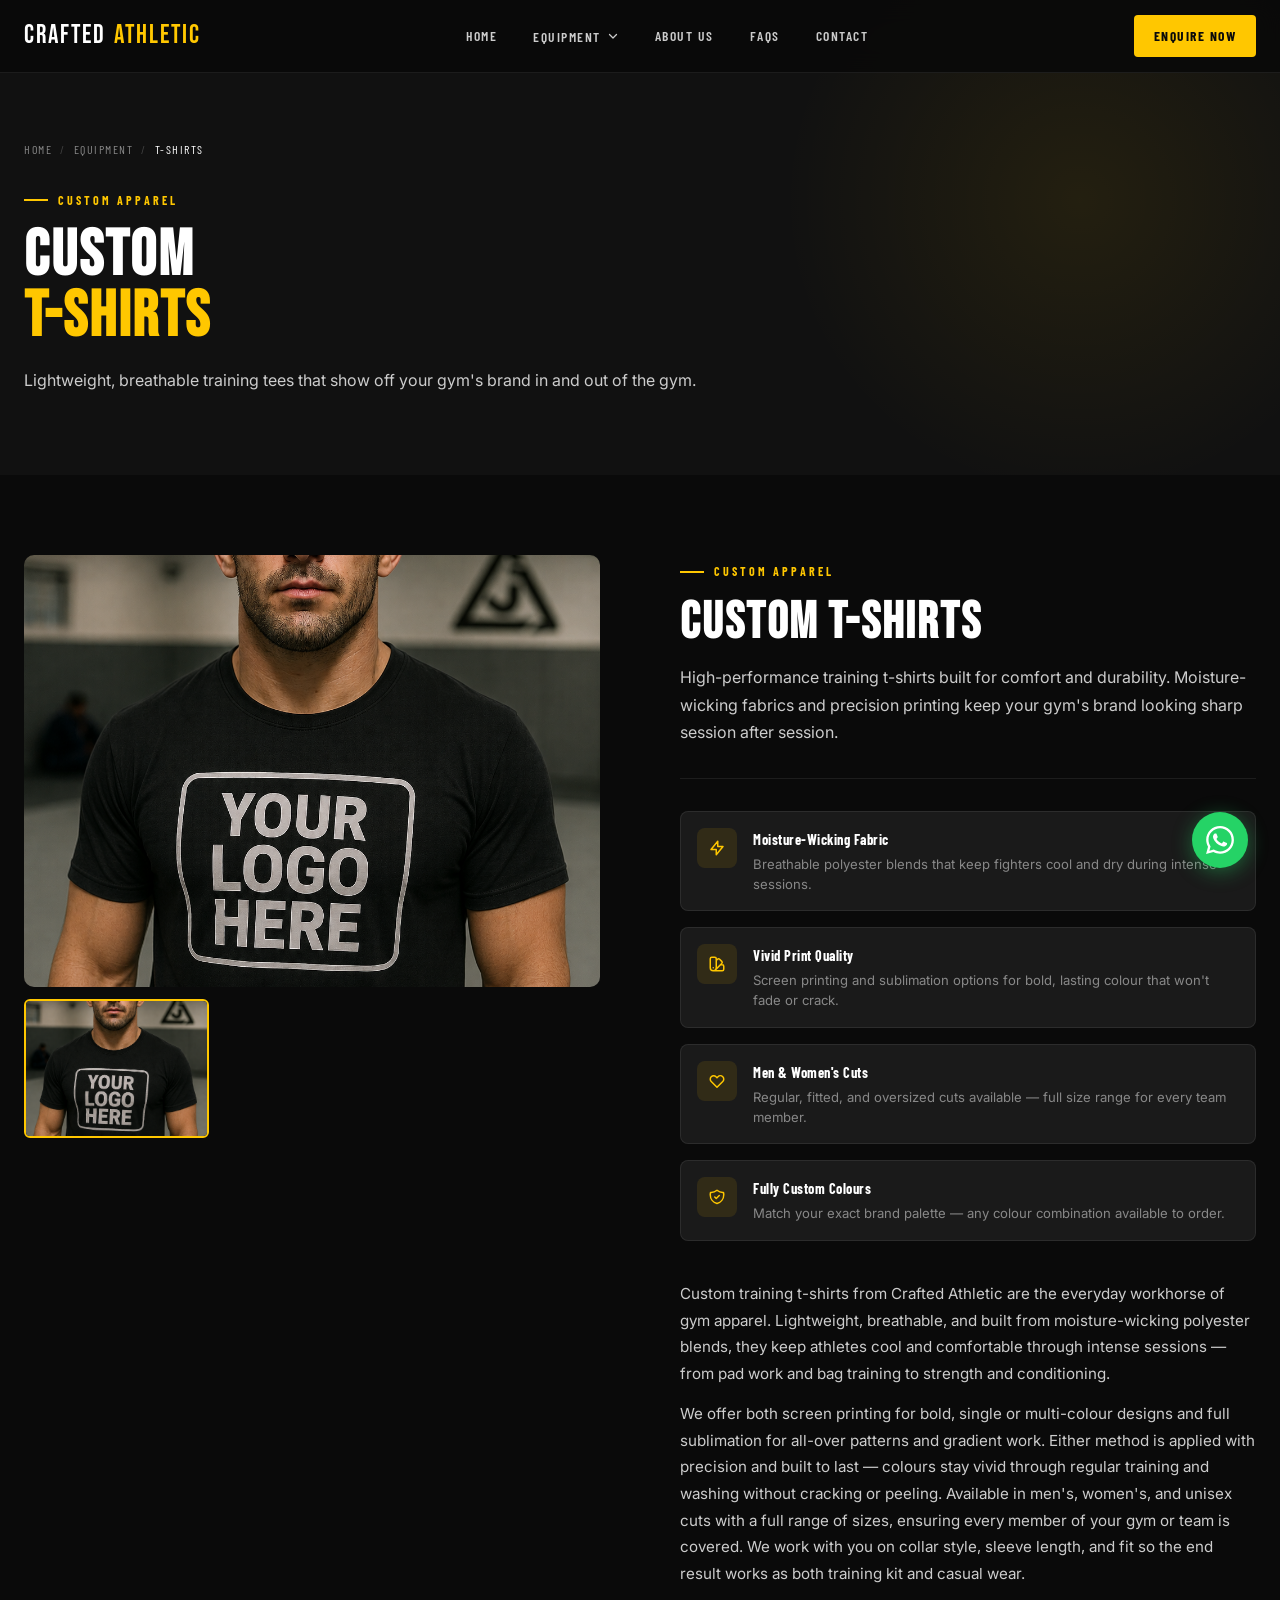
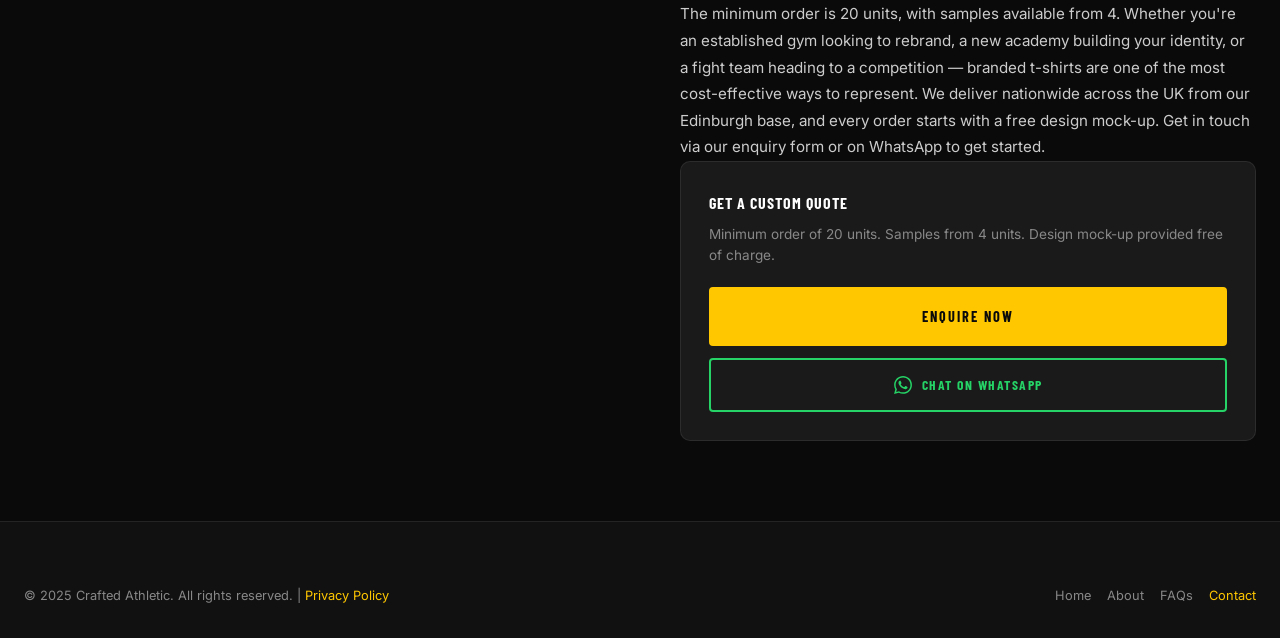
<file: custom-equipment/tshirts.html>
<!DOCTYPE html>
<html lang="en-GB">
<head>
  <meta charset="UTF-8" /><meta name="viewport" content="width=device-width, initial-scale=1.0" />
  <title>Custom Training T-Shirts | Crafted Athletic — Edinburgh, UK</title>
  <meta name="description" content="Custom training t-shirts for gyms, fighters, coaches and teams. Moisture-wicking fabric, vivid print quality, fully branded. Edinburgh-based, UK-wide delivery." />
  <meta name="author" content="Crafted Athletic" />
  <meta name="robots" content="index, follow" />
  <meta name="geo.region" content="GB-SCT" />
  <meta name="geo.placename" content="Edinburgh, Scotland" />
  <meta name="geo.position" content="55.9533;-3.1883" />
  <meta name="ICBM" content="55.9533, -3.1883" />
  <meta property="og:type" content="product" />
  <meta property="og:site_name" content="Crafted Athletic" />
  <meta property="og:locale" content="en_GB" />
  <meta property="og:url" content="https://www.craftedathletic.co.uk/custom-equipment/tshirts" />
  <meta property="og:title" content="Custom Training T-Shirts | Crafted Athletic — Edinburgh, UK" />
  <meta property="og:description" content="Custom training t-shirts for gyms and fighters — moisture-wicking, vivid printing, fully branded with your gym's logo." />
  <meta property="og:image" content="https://www.craftedathletic.co.uk/images/tshirt-mockup-model.png" />
  <meta name="twitter:card" content="summary_large_image" />
  <meta name="twitter:site" content="@craftedathleticuk" />
  <meta name="twitter:title" content="Custom Training T-Shirts | Crafted Athletic — Edinburgh, UK" />
  <meta name="twitter:description" content="Custom training t-shirts for gyms and fighters — moisture-wicking, vivid printing, fully branded with your gym's logo." />
  <meta name="twitter:image" content="https://www.craftedathletic.co.uk/images/tshirt-mockup-model.png" />
  <link rel="canonical" href="https://www.craftedathletic.co.uk/custom-equipment/tshirts" />
  <script type="application/ld+json">
  {
    "@context": "https://schema.org",
    "@type": "Service",
    "name": "Custom Training T-Shirts",
    "description": "Moisture-wicking custom training t-shirts for gyms, fighters, coaches and teams. Vivid print quality, fully branded with your gym's logo and colours.",
    "provider": { "@type": "LocalBusiness", "name": "Crafted Athletic", "url": "https://www.craftedathletic.co.uk" },
    "url": "https://www.craftedathletic.co.uk/custom-equipment/tshirts",
    "image": "https://www.craftedathletic.co.uk/images/tshirt-mockup-model.png",
    "areaServed": "United Kingdom",
    "serviceType": "Custom Combat Sports Equipment Manufacturing"
  }
  </script>
  <link rel="stylesheet" href="../styles.css" />
</head>
<body>
  <nav class="navbar" id="navbar"><div class="container"><div class="nav-inner">
    <a href="/" class="nav-logo">CRAFTED <span>ATHLETIC</span></a>
    <ul class="nav-links">
      <li><a href="/">Home</a></li>
      <li><button class="dropdown-toggle">Equipment <svg xmlns="http://www.w3.org/2000/svg" fill="none" viewBox="0 0 24 24" stroke="currentColor" stroke-width="2.5"><path stroke-linecap="round" stroke-linejoin="round" d="M19 9l-7 7-7-7"/></svg></button>
        <div class="dropdown-menu"><a href="gloves.html">Boxing Gloves</a><a href="focus-pads.html">Focus Pads</a><a href="headguards.html">Headguards</a><a href="rashguards.html">Rash Guards</a><a href="hoodies.html">Hoodies</a><a href="tshirts.html">T-Shirts</a><a href="gi.html">Gi's</a></div>
      </li>
      <li><a href="../aboutus.html">About Us</a></li><li><a href="../faqs.html">FAQs</a></li><li><a href="/#enquire">Contact</a></li>
    </ul>
    <a href="/#enquire" class="nav-cta">Enquire Now</a>
    <button class="hamburger" id="hamburger" aria-label="Menu"><span></span><span></span><span></span></button>
  </div></div></nav>
  <div class="mobile-nav" id="mobile-nav">
    <span class="mobile-section-label">Navigation</span><a href="/">Home</a>
    <span class="mobile-section-label">Equipment</span>
    <a href="gloves.html">Boxing Gloves</a><a href="focus-pads.html">Focus Pads</a><a href="headguards.html">Headguards</a><a href="rashguards.html">Rash Guards</a><a href="hoodies.html">Hoodies</a><a href="tshirts.html">T-Shirts</a><a href="gi.html">Gi's</a>
    <span class="mobile-section-label">Company</span>
    <a href="../aboutus.html">About Us</a><a href="../faqs.html">FAQs</a><a href="/#enquire">Contact</a>
  </div>

  <div class="page-hero"><div class="container"><div class="page-hero-inner">
    <div class="breadcrumb"><a href="/">Home</a><span class="sep">/</span><a href="/#products">Equipment</a><span class="sep">/</span><span class="current">T-Shirts</span></div>
    <span class="section-label">Custom Apparel</span>
    <h1>Custom<br><span style="color:var(--red)">T-Shirts</span></h1>
    <p>Lightweight, breathable training tees that show off your gym's brand in and out of the gym.</p>
  </div></div></div>

  <section class="product-detail"><div class="container"><div class="product-detail-grid">
    <div class="product-images-gallery fade-in">
      <div class="gallery-main"><img src="../images/tshirt-mockup-model.png" alt="Custom T-Shirts" /></div>
      <div class="gallery-thumbs">
        <div class="gallery-thumb active"><img src="../images/tshirt-mockup-model.png" alt="T-Shirt" /></div>
      </div>
    </div>
    <div class="product-info fade-in fade-in-delay-2">
      <span class="section-label">Custom Apparel</span>
      <h1>Custom T-Shirts</h1>
      <p class="product-tagline">High-performance training t-shirts built for comfort and durability. Moisture-wicking fabrics and precision printing keep your gym's brand looking sharp session after session.</p>
      <div class="features-list">
        <div class="feature-item">
          <div class="feature-icon"><svg xmlns="http://www.w3.org/2000/svg" fill="none" viewBox="0 0 24 24" stroke="currentColor" stroke-width="2"><path stroke-linecap="round" stroke-linejoin="round" d="M13 10V3L4 14h7v7l9-11h-7z"/></svg></div>
          <div class="feature-text"><div class="title">Moisture-Wicking Fabric</div><div class="desc">Breathable polyester blends that keep fighters cool and dry during intense sessions.</div></div>
        </div>
        <div class="feature-item">
          <div class="feature-icon"><svg xmlns="http://www.w3.org/2000/svg" fill="none" viewBox="0 0 24 24" stroke="currentColor" stroke-width="2"><path stroke-linecap="round" stroke-linejoin="round" d="M7 21a4 4 0 01-4-4V5a2 2 0 012-2h4a2 2 0 012 2v12a4 4 0 01-4 4zm0 0h12a2 2 0 002-2v-4a2 2 0 00-2-2h-2.343M11 7.343l1.657-1.657a2 2 0 012.828 0l2.829 2.829a2 2 0 010 2.828l-8.486 8.485M7 17h.01"/></svg></div>
          <div class="feature-text"><div class="title">Vivid Print Quality</div><div class="desc">Screen printing and sublimation options for bold, lasting colour that won't fade or crack.</div></div>
        </div>
        <div class="feature-item">
          <div class="feature-icon"><svg xmlns="http://www.w3.org/2000/svg" fill="none" viewBox="0 0 24 24" stroke="currentColor" stroke-width="2"><path stroke-linecap="round" stroke-linejoin="round" d="M4.318 6.318a4.5 4.5 0 000 6.364L12 20.364l7.682-7.682a4.5 4.5 0 00-6.364-6.364L12 7.636l-1.318-1.318a4.5 4.5 0 00-6.364 0z"/></svg></div>
          <div class="feature-text"><div class="title">Men &amp; Women's Cuts</div><div class="desc">Regular, fitted, and oversized cuts available — full size range for every team member.</div></div>
        </div>
        <div class="feature-item">
          <div class="feature-icon"><svg xmlns="http://www.w3.org/2000/svg" fill="none" viewBox="0 0 24 24" stroke="currentColor" stroke-width="2"><path stroke-linecap="round" stroke-linejoin="round" d="M9 12l2 2 4-4m5.618-4.016A11.955 11.955 0 0112 2.944a11.955 11.955 0 01-8.618 3.04A12.02 12.02 0 003 9c0 5.591 3.824 10.29 9 11.622 5.176-1.332 9-6.03 9-11.622 0-1.042-.133-2.052-.382-3.016z"/></svg></div>
          <div class="feature-text"><div class="title">Fully Custom Colours</div><div class="desc">Match your exact brand palette — any colour combination available to order.</div></div>
        </div>
      </div>
      <div class="product-body-copy">
        <p>Custom training t-shirts from Crafted Athletic are the everyday workhorse of gym apparel. Lightweight, breathable, and built from moisture-wicking polyester blends, they keep athletes cool and comfortable through intense sessions — from pad work and bag training to strength and conditioning.</p>
        <p>We offer both screen printing for bold, single or multi-colour designs and full sublimation for all-over patterns and gradient work. Either method is applied with precision and built to last — colours stay vivid through regular training and washing without cracking or peeling. Available in men's, women's, and unisex cuts with a full range of sizes, ensuring every member of your gym or team is covered. We work with you on collar style, sleeve length, and fit so the end result works as both training kit and casual wear.</p>
        <p>The minimum order is 20 units, with samples available from 4. Whether you're an established gym looking to rebrand, a new academy building your identity, or a fight team heading to a competition — branded t-shirts are one of the most cost-effective ways to represent. We deliver nationwide across the UK from our Edinburgh base, and every order starts with a free design mock-up. Get in touch via our enquiry form or on WhatsApp to get started.</p>
      </div>

      <div class="product-cta-box">
        <h3>Get a Custom Quote</h3>
        <p>Minimum order of 20 units. Samples from 4 units. Design mock-up provided free of charge.</p>
        <a href="/#enquire" class="btn-primary">Enquire Now</a>
        <a href="https://wa.me/447438952003" target="_blank" rel="noopener" class="whatsapp-btn"><svg viewBox="0 0 24 24"><path d="M.057 24l1.687-6.163c-1.041-1.804-1.588-3.849-1.587-5.946.003-6.556 5.338-11.891 11.893-11.891 3.181.001 6.167 1.24 8.413 3.488 2.245 2.248 3.481 5.236 3.48 8.414-.003 6.557-5.338 11.892-11.893 11.892-1.99-.001-3.951-.5-5.688-1.448l-6.305 1.654zm6.597-3.807c1.676.995 3.276 1.591 5.392 1.592 5.448 0 9.886-4.434 9.889-9.885.002-5.462-4.415-9.89-9.881-9.892-5.452 0-9.887 4.434-9.889 9.884-.001 2.225.651 3.891 1.746 5.634l-.999 3.648 3.742-.981zm11.387-5.464c-.074-.124-.272-.198-.57-.347-.297-.149-1.758-.868-2.031-.967-.272-.099-.47-.149-.669.149-.198.297-.768.967-.941 1.165-.173.198-.347.223-.644.074-.297-.149-1.255-.462-2.39-1.475-.883-.788-1.48-1.761-1.653-2.059-.173-.297-.018-.458.13-.606.134-.133.297-.347.446-.521.151-.172.2-.296.3-.495.099-.198.05-.372-.025-.521-.075-.148-.669-1.611-.916-2.206-.242-.579-.487-.501-.669-.51l-.57-.01c-.198 0-.52.074-.792.372s-1.04 1.016-1.04 2.479 1.065 2.876 1.213 3.074c.149.198 2.095 3.2 5.076 4.487.709.306 1.263.489 1.694.626.712.226 1.36.194 1.872.118.571-.085 1.758-.719 2.006-1.413.248-.695.248-1.29.173-1.414z"/></svg>Chat on WhatsApp</a>
      </div>
    </div>
  </div></div></section>

  <footer><div class="container"><div class="footer-bottom" style="border-top:none;padding-top:0;">
    <p>&copy; 2025 Crafted Athletic. All rights reserved. | <a href="../privacy-policy.html">Privacy Policy</a></p>
    <div style="display:flex;gap:16px;"><a href="/" style="font-size:.8rem;color:var(--gray)">Home</a><a href="../aboutus.html" style="font-size:.8rem;color:var(--gray)">About</a><a href="../faqs.html" style="font-size:.8rem;color:var(--gray)">FAQs</a><a href="/#enquire" style="font-size:.8rem;color:var(--red)">Contact</a></div>
  </div></div></footer>
  <a href="https://wa.me/447438952003" target="_blank" rel="noopener" class="whatsapp-float" aria-label="WhatsApp"><svg xmlns="http://www.w3.org/2000/svg" viewBox="0 0 24 24"><path d="M.057 24l1.687-6.163c-1.041-1.804-1.588-3.849-1.587-5.946.003-6.556 5.338-11.891 11.893-11.891 3.181.001 6.167 1.24 8.413 3.488 2.245 2.248 3.481 5.236 3.48 8.414-.003 6.557-5.338 11.892-11.893 11.892-1.99-.001-3.951-.5-5.688-1.448l-6.305 1.654zm6.597-3.807c1.676.995 3.276 1.591 5.392 1.592 5.448 0 9.886-4.434 9.889-9.885.002-5.462-4.415-9.89-9.881-9.892-5.452 0-9.887 4.434-9.889 9.884-.001 2.225.651 3.891 1.746 5.634l-.999 3.648 3.742-.981zm11.387-5.464c-.074-.124-.272-.198-.57-.347-.297-.149-1.758-.868-2.031-.967-.272-.099-.47-.149-.669.149-.198.297-.768.967-.941 1.165-.173.198-.347.223-.644.074-.297-.149-1.255-.462-2.39-1.475-.883-.788-1.48-1.761-1.653-2.059-.173-.297-.018-.458.13-.606.134-.133.297-.347.446-.521.151-.172.2-.296.3-.495.099-.198.05-.372-.025-.521-.075-.148-.669-1.611-.916-2.206-.242-.579-.487-.501-.669-.51l-.57-.01c-.198 0-.52.074-.792.372s-1.04 1.016-1.04 2.479 1.065 2.876 1.213 3.074c.149.198 2.095 3.2 5.076 4.487.709.306 1.263.489 1.694.626.712.226 1.36.194 1.872.118.571-.085 1.758-.719 2.006-1.413.248-.695.248-1.29.173-1.414z"/></svg></a>
  <script src="../app.js"></script>
</body>
</html>
</file>
<file: styles.css>
/* ============================================
   CRAFTED ATHLETIC — Global Stylesheet
   ============================================ */

@import url('https://fonts.googleapis.com/css2?family=Bebas+Neue&family=Barlow+Condensed:wght@400;600;700;800&family=Inter:wght@300;400;500;600&display=swap');

:root {
  --black: #0a0a0a;
  --dark: #111111;
  --dark-2: #1a1a1a;
  --dark-3: #222222;
  --red: #ffc700;
  --red-dark: #d4a500;
  --gold: #c9a84c;
  --white: #ffffff;
  --off-white: #f5f5f5;
  --gray: #888888;
  --light-gray: #cccccc;
  --border: rgba(255,255,255,0.08);
  --font-heading: 'Bebas Neue', sans-serif;
  --font-sub: 'Barlow Condensed', sans-serif;
  --font-body: 'Inter', sans-serif;
  --transition: 0.3s ease;
  --max-width: 1280px;
}

*, *::before, *::after { box-sizing: border-box; margin: 0; padding: 0; }

html { scroll-behavior: smooth; }

body {
  background: var(--black);
  color: var(--white);
  font-family: var(--font-body);
  font-size: 16px;
  line-height: 1.6;
  overflow-x: hidden;
}

a { color: inherit; text-decoration: none; }
img { display: block; max-width: 100%; }
ul { list-style: none; }

.container {
  width: 100%;
  max-width: var(--max-width);
  margin: 0 auto;
  padding: 0 24px;
}

/* ── SCROLLBAR ── */
::-webkit-scrollbar { width: 6px; }
::-webkit-scrollbar-track { background: var(--dark); }
::-webkit-scrollbar-thumb { background: var(--red); border-radius: 3px; }

/* ============================================
   NAVIGATION
   ============================================ */

.navbar {
  position: fixed;
  top: 0; left: 0; right: 0;
  z-index: 1000;
  background: rgba(10,10,10,0.95);
  backdrop-filter: blur(12px);
  border-bottom: 1px solid var(--border);
  transition: var(--transition);
}

.navbar.scrolled {
  background: rgba(10,10,10,0.98);
  box-shadow: 0 4px 30px rgba(0,0,0,0.5);
}

.nav-inner {
  display: flex;
  align-items: center;
  justify-content: space-between;
  height: 72px;
}

.nav-logo {
  font-family: var(--font-heading);
  font-size: 1.6rem;
  letter-spacing: 2px;
  color: var(--white);
  display: flex;
  align-items: center;
  gap: 8px;
}

.nav-logo span { color: var(--red); }

.nav-links {
  display: flex;
  align-items: center;
  gap: 8px;
}

.nav-links > li { position: relative; }

.nav-links > li > a,
.nav-links .dropdown-toggle {
  font-family: var(--font-sub);
  font-size: 0.85rem;
  font-weight: 600;
  letter-spacing: 1.5px;
  text-transform: uppercase;
  color: var(--light-gray);
  padding: 8px 14px;
  border-radius: 4px;
  transition: var(--transition);
  cursor: pointer;
  border: none;
  background: none;
  display: flex;
  align-items: center;
  gap: 6px;
}

.nav-links > li > a:hover,
.nav-links .dropdown-toggle:hover,
.nav-links > li > a.active { color: var(--white); }

.nav-links .dropdown-toggle svg {
  width: 12px; height: 12px;
  transition: transform var(--transition);
}

.nav-links li:hover .dropdown-toggle svg { transform: rotate(180deg); }

.dropdown-menu {
  position: absolute;
  top: calc(100% + 8px);
  left: 50%;
  transform: translateX(-50%);
  background: var(--dark-2);
  border: 1px solid var(--border);
  border-radius: 8px;
  padding: 8px;
  min-width: 200px;
  opacity: 0;
  visibility: hidden;
  transform: translateX(-50%) translateY(-8px);
  transition: all var(--transition);
  box-shadow: 0 20px 40px rgba(0,0,0,0.6);
}

.nav-links li:hover .dropdown-menu {
  opacity: 1;
  visibility: visible;
  transform: translateX(-50%) translateY(0);
}

.dropdown-menu a {
  display: block;
  font-family: var(--font-sub);
  font-size: 0.82rem;
  font-weight: 600;
  letter-spacing: 1px;
  text-transform: uppercase;
  color: var(--light-gray);
  padding: 10px 16px;
  border-radius: 6px;
  transition: var(--transition);
}

.dropdown-menu a:hover { background: var(--red); color: var(--black); }

.nav-cta {
  font-family: var(--font-sub);
  font-size: 0.85rem;
  font-weight: 700;
  letter-spacing: 1.5px;
  text-transform: uppercase;
  background: var(--red);
  color: var(--black);
  padding: 10px 20px;
  border-radius: 4px;
  transition: var(--transition);
}

.nav-cta:hover { background: var(--red-dark); color: var(--black); transform: translateY(-1px); }

.hamburger {
  display: none;
  flex-direction: column;
  gap: 5px;
  cursor: pointer;
  padding: 4px;
  border: none;
  background: none;
}

.hamburger span {
  display: block;
  width: 24px;
  height: 2px;
  background: var(--white);
  border-radius: 2px;
  transition: var(--transition);
}

.mobile-nav {
  display: none;
  position: fixed;
  inset: 0;
  background: var(--black);
  z-index: 999;
  padding: 100px 32px 40px;
  flex-direction: column;
  gap: 8px;
  overflow-y: auto;
}

.mobile-nav.open { display: flex; }

.mobile-nav a {
  font-family: var(--font-sub);
  font-size: 1.1rem;
  font-weight: 700;
  letter-spacing: 2px;
  text-transform: uppercase;
  color: var(--light-gray);
  padding: 14px 0;
  border-bottom: 1px solid var(--border);
  transition: var(--transition);
}

.mobile-nav a:hover { color: var(--red); padding-left: 8px; }

.mobile-nav .mobile-section-label {
  font-family: var(--font-sub);
  font-size: 0.75rem;
  letter-spacing: 3px;
  text-transform: uppercase;
  color: var(--gray);
  padding: 20px 0 8px;
}

/* ============================================
   HERO SECTION
   ============================================ */

.hero {
  position: relative;
  height: 100vh;
  min-height: 700px;
  display: flex;
  align-items: center;
  overflow: hidden;
}

.hero-bg {
  position: absolute;
  inset: 0;
  background: url('images/hero.jpg') center/cover no-repeat;
}

.hero-bg::after {
  content: '';
  position: absolute;
  inset: 0;
  background: linear-gradient(
    135deg,
    rgba(10,10,10,0.92) 0%,
    rgba(10,10,10,0.7) 50%,
    rgba(255,199,0,0.15) 100%
  );
}

.hero-content {
  position: relative;
  z-index: 2;
  max-width: 820px;
}

.hero-badge {
  display: inline-flex;
  align-items: center;
  gap: 8px;
  background: rgba(255,199,0,0.15);
  border: 1px solid rgba(255,199,0,0.4);
  padding: 6px 16px;
  border-radius: 100px;
  font-family: var(--font-sub);
  font-size: 0.75rem;
  font-weight: 600;
  letter-spacing: 2px;
  text-transform: uppercase;
  color: var(--red);
  margin-bottom: 24px;
}

.hero-badge::before {
  content: '';
  width: 6px; height: 6px;
  background: var(--red);
  border-radius: 50%;
  animation: pulse-dot 1.5s ease-in-out infinite;
}

@keyframes pulse-dot {
  0%, 100% { transform: scale(1); opacity: 1; }
  50% { transform: scale(1.5); opacity: 0.6; }
}

.hero h1 {
  font-family: var(--font-heading);
  font-size: clamp(3.5rem, 9vw, 8rem);
  line-height: 0.9;
  letter-spacing: 2px;
  text-transform: uppercase;
  margin-bottom: 24px;
}

.hero h1 .accent { color: var(--red); }

.hero p {
  font-size: 1.05rem;
  color: var(--light-gray);
  max-width: 580px;
  margin-bottom: 40px;
  line-height: 1.7;
}

.hero-actions {
  display: flex;
  align-items: center;
  gap: 16px;
  flex-wrap: wrap;
}

.btn-primary {
  display: inline-flex;
  align-items: center;
  gap: 10px;
  background: var(--red);
  color: var(--black);
  font-family: var(--font-sub);
  font-size: 0.9rem;
  font-weight: 700;
  letter-spacing: 2px;
  text-transform: uppercase;
  padding: 16px 32px;
  border-radius: 4px;
  transition: var(--transition);
  border: 2px solid var(--red);
}

.btn-primary:hover {
  background: transparent;
  color: var(--red);
  transform: translateY(-2px);
  box-shadow: 0 8px 30px rgba(255,199,0,0.4);
}

.btn-secondary {
  display: inline-flex;
  align-items: center;
  gap: 10px;
  background: transparent;
  color: var(--white);
  font-family: var(--font-sub);
  font-size: 0.9rem;
  font-weight: 700;
  letter-spacing: 2px;
  text-transform: uppercase;
  padding: 16px 32px;
  border-radius: 4px;
  border: 2px solid rgba(255,255,255,0.25);
  transition: var(--transition);
}

.btn-secondary:hover {
  border-color: var(--white);
  transform: translateY(-2px);
}

.hero-scroll {
  position: absolute;
  bottom: 40px;
  left: 50%;
  transform: translateX(-50%);
  display: flex;
  flex-direction: column;
  align-items: center;
  gap: 8px;
  font-family: var(--font-sub);
  font-size: 0.7rem;
  letter-spacing: 3px;
  text-transform: uppercase;
  color: var(--gray);
  animation: float 2s ease-in-out infinite;
}

.hero-scroll::after {
  content: '';
  width: 1px;
  height: 40px;
  background: linear-gradient(to bottom, var(--gray), transparent);
}

@keyframes float {
  0%, 100% { transform: translateX(-50%) translateY(0); }
  50% { transform: translateX(-50%) translateY(6px); }
}

/* ============================================
   STATS BAR
   ============================================ */

.stats-bar {
  background: var(--red);
  color: var(--black);
  padding: 20px 0;
}

.stats-inner {
  display: flex;
  align-items: center;
  justify-content: space-around;
  flex-wrap: wrap;
  gap: 16px;
}

.stat-item {
  display: flex;
  align-items: center;
  gap: 12px;
}

.stat-item svg { width: 20px; height: 20px; opacity: 0.85; }

.stat-item span {
  font-family: var(--font-sub);
  font-size: 0.82rem;
  font-weight: 700;
  letter-spacing: 1.5px;
  text-transform: uppercase;
}

.stat-divider {
  width: 1px;
  height: 24px;
  background: rgba(255,255,255,0.3);
}

/* ============================================
   SECTION COMMONS
   ============================================ */

section { padding: 100px 0; }

.section-label {
  display: inline-flex;
  align-items: center;
  gap: 10px;
  font-family: var(--font-sub);
  font-size: 0.75rem;
  font-weight: 700;
  letter-spacing: 3px;
  text-transform: uppercase;
  color: var(--red);
  margin-bottom: 16px;
}

.section-label::before {
  content: '';
  width: 24px;
  height: 2px;
  background: var(--red);
}

.section-title {
  font-family: var(--font-heading);
  font-size: clamp(2.5rem, 5vw, 4.5rem);
  line-height: 1;
  text-transform: uppercase;
  letter-spacing: 2px;
  margin-bottom: 20px;
}

.section-subtitle {
  font-size: 1rem;
  color: var(--gray);
  max-width: 560px;
  line-height: 1.7;
  margin-bottom: 56px;
}

/* ============================================
   INTRO / MOCKUPS SECTION
   ============================================ */

.intro-section {
  background: var(--dark);
  padding: 100px 0;
}

.intro-grid {
  display: grid;
  grid-template-columns: 1fr 1fr;
  gap: 64px;
  align-items: center;
}

.intro-text .section-subtitle { margin-bottom: 32px; }

.intro-list {
  display: flex;
  flex-direction: column;
  gap: 16px;
  margin-bottom: 40px;
}

.intro-list li {
  display: flex;
  align-items: flex-start;
  gap: 14px;
  font-size: 0.95rem;
  color: var(--light-gray);
}

.intro-list li .check {
  width: 20px; height: 20px;
  background: rgba(255,199,0,0.15);
  border-radius: 50%;
  display: flex;
  align-items: center;
  justify-content: center;
  flex-shrink: 0;
  margin-top: 2px;
}

.intro-list li .check svg { width: 10px; height: 10px; color: var(--red); }

.mockup-grid {
  display: grid;
  grid-template-columns: repeat(3, 1fr);
  gap: 12px;
}

.mockup-card {
  position: relative;
  border-radius: 8px;
  overflow: hidden;
  aspect-ratio: 3/4;
  background: var(--dark-3);
}

.mockup-card img {
  width: 100%;
  height: 100%;
  object-fit: cover;
  transition: transform 0.5s ease;
}

.mockup-card:hover img { transform: scale(1.05); }

.mockup-card .mockup-label {
  position: absolute;
  bottom: 0;
  left: 0;
  right: 0;
  padding: 20px 12px 12px;
  background: linear-gradient(to top, rgba(0,0,0,0.8), transparent);
  font-family: var(--font-sub);
  font-size: 0.75rem;
  font-weight: 600;
  letter-spacing: 1.5px;
  text-transform: uppercase;
  color: var(--white);
}

/* ============================================
   PRODUCTS SECTION
   ============================================ */

.products-section {
  background: var(--black);
}

.products-grid {
  display: grid;
  grid-template-columns: repeat(4, 1fr);
  gap: 20px;
}

.product-card {
  background: var(--dark-2);
  border: 1px solid var(--border);
  border-radius: 10px;
  overflow: hidden;
  transition: var(--transition);
  position: relative;
}

.product-card:hover {
  transform: translateY(-6px);
  border-color: rgba(255,199,0,0.3);
  box-shadow: 0 20px 40px rgba(0,0,0,0.4);
}

.product-card-img {
  position: relative;
  aspect-ratio: 4/3;
  overflow: hidden;
  background: var(--dark-3);
}

.product-card-img img {
  width: 100%;
  height: 100%;
  object-fit: cover;
  transition: transform 0.5s ease;
}

.product-card:hover .product-card-img img { transform: scale(1.06); }

.product-card-badge {
  position: absolute;
  top: 12px;
  left: 12px;
  background: var(--red);
  color: var(--black);
  font-family: var(--font-sub);
  font-size: 0.65rem;
  font-weight: 700;
  letter-spacing: 1.5px;
  text-transform: uppercase;
  padding: 4px 10px;
  border-radius: 3px;
}

.product-card-body {
  padding: 20px;
}

.product-card-title {
  font-family: var(--font-sub);
  font-size: 1.15rem;
  font-weight: 700;
  letter-spacing: 1px;
  text-transform: uppercase;
  margin-bottom: 8px;
}

.product-card-desc {
  font-size: 0.82rem;
  color: var(--gray);
  line-height: 1.6;
  margin-bottom: 16px;
}

.product-card-link {
  display: inline-flex;
  align-items: center;
  gap: 6px;
  font-family: var(--font-sub);
  font-size: 0.78rem;
  font-weight: 700;
  letter-spacing: 1.5px;
  text-transform: uppercase;
  color: var(--red);
  transition: var(--transition);
}

.product-card-link svg { width: 14px; height: 14px; transition: transform var(--transition); }
.product-card-link:hover svg { transform: translateX(4px); }

/* ============================================
   PROCESS SECTION
   ============================================ */

.process-section {
  background: var(--dark);
}

.process-steps {
  display: grid;
  grid-template-columns: repeat(4, 1fr);
  gap: 32px;
  margin-top: 64px;
  position: relative;
}

.process-steps::before {
  content: '';
  position: absolute;
  top: 28px;
  left: calc(12.5%);
  right: calc(12.5%);
  height: 1px;
  background: linear-gradient(to right, transparent, var(--red), var(--red), transparent);
  opacity: 0.3;
}

.process-step {
  position: relative;
  text-align: center;
}

.step-number {
  width: 56px; height: 56px;
  border-radius: 50%;
  background: var(--dark-3);
  border: 2px solid var(--red);
  display: flex;
  align-items: center;
  justify-content: center;
  font-family: var(--font-heading);
  font-size: 1.4rem;
  color: var(--red);
  margin: 0 auto 20px;
  position: relative;
  z-index: 1;
}

.step-title {
  font-family: var(--font-sub);
  font-size: 1rem;
  font-weight: 700;
  letter-spacing: 1px;
  text-transform: uppercase;
  margin-bottom: 10px;
}

.step-desc {
  font-size: 0.85rem;
  color: var(--gray);
  line-height: 1.6;
}

/* ============================================
   CTA BAND
   ============================================ */

.cta-band {
  position: relative;
  padding: 100px 0;
  overflow: hidden;
}

.cta-band-bg {
  position: absolute;
  inset: 0;
  background: url('images/hero.jpg') center/cover no-repeat;
}

.cta-band-bg::after {
  content: '';
  position: absolute;
  inset: 0;
  background: linear-gradient(135deg, rgba(255,199,0,0.9), rgba(10,10,10,0.95));
}

.cta-band-content {
  position: relative;
  z-index: 2;
  text-align: center;
}

.cta-band h2 {
  font-family: var(--font-heading);
  font-size: clamp(2.5rem, 6vw, 5.5rem);
  line-height: 1;
  text-transform: uppercase;
  letter-spacing: 2px;
  margin-bottom: 16px;
}

.cta-band p {
  font-size: 1rem;
  color: rgba(255,255,255,0.8);
  max-width: 520px;
  margin: 0 auto 40px;
  line-height: 1.7;
}

.btn-white {
  display: inline-flex;
  align-items: center;
  gap: 10px;
  background: var(--white);
  color: var(--black);
  font-family: var(--font-sub);
  font-size: 0.9rem;
  font-weight: 700;
  letter-spacing: 2px;
  text-transform: uppercase;
  padding: 16px 40px;
  border-radius: 4px;
  border: 2px solid var(--white);
  transition: var(--transition);
}

.btn-white:hover {
  background: transparent;
  color: var(--white);
  transform: translateY(-2px);
  box-shadow: 0 8px 30px rgba(0,0,0,0.3);
}

/* ============================================
   TESTIMONIALS
   ============================================ */

.testimonials-section { background: var(--black); }

.testimonials-grid {
  display: grid;
  grid-template-columns: repeat(3, 1fr);
  gap: 24px;
}

.testimonial-card {
  background: var(--dark-2);
  border: 1px solid var(--border);
  border-radius: 10px;
  padding: 32px;
  transition: var(--transition);
}

.testimonial-card:hover {
  border-color: rgba(255,199,0,0.3);
  transform: translateY(-4px);
}

.testimonial-stars {
  display: flex;
  gap: 4px;
  margin-bottom: 16px;
  color: var(--gold);
  font-size: 0.9rem;
}

.testimonial-text {
  font-size: 0.95rem;
  color: var(--light-gray);
  line-height: 1.7;
  margin-bottom: 24px;
  font-style: italic;
}

.testimonial-author {
  display: flex;
  align-items: center;
  gap: 14px;
}

.author-avatar {
  width: 44px; height: 44px;
  border-radius: 50%;
  background: var(--red);
  color: var(--black);
  display: flex;
  align-items: center;
  justify-content: center;
  font-family: var(--font-sub);
  font-size: 1rem;
  font-weight: 700;
  flex-shrink: 0;
}

.author-info .name {
  font-family: var(--font-sub);
  font-size: 0.9rem;
  font-weight: 700;
  letter-spacing: 0.5px;
}

.author-info .role {
  font-size: 0.78rem;
  color: var(--gray);
}

/* ============================================
   ABOUT PREVIEW SECTION
   ============================================ */

.about-preview {
  background: var(--dark);
}

.about-preview-grid {
  display: grid;
  grid-template-columns: 1fr 1fr;
  gap: 80px;
  align-items: center;
}

.about-preview-images {
  position: relative;
  height: 560px;
}

.about-img-main {
  position: absolute;
  top: 0; left: 0;
  width: 70%;
  height: 80%;
  border-radius: 10px;
  overflow: hidden;
}

.about-img-main img,
.about-img-secondary img {
  width: 100%;
  height: 100%;
  object-fit: cover;
}

.about-img-secondary {
  position: absolute;
  bottom: 0; right: 0;
  width: 55%;
  height: 55%;
  border-radius: 10px;
  overflow: hidden;
  border: 4px solid var(--dark);
}

.about-badge {
  position: absolute;
  bottom: 30%;
  left: 60%;
  background: var(--red);
  color: var(--black);
  padding: 20px 24px;
  border-radius: 8px;
  text-align: center;
  box-shadow: 0 8px 30px rgba(255,199,0,0.4);
}

.about-badge .number {
  font-family: var(--font-heading);
  font-size: 2.5rem;
  line-height: 1;
}

.about-badge .label {
  font-family: var(--font-sub);
  font-size: 0.7rem;
  letter-spacing: 1.5px;
  text-transform: uppercase;
  opacity: 0.85;
}

.about-preview-text .section-subtitle { margin-bottom: 32px; }

.values-list {
  display: grid;
  grid-template-columns: 1fr 1fr;
  gap: 16px;
  margin-bottom: 40px;
}

.value-item {
  display: flex;
  align-items: flex-start;
  gap: 12px;
}

.value-icon {
  width: 36px; height: 36px;
  background: rgba(255,199,0,0.1);
  border-radius: 6px;
  display: flex;
  align-items: center;
  justify-content: center;
  flex-shrink: 0;
  margin-top: 2px;
}

.value-icon svg { width: 16px; height: 16px; color: var(--red); }

.value-text .title {
  font-family: var(--font-sub);
  font-size: 0.85rem;
  font-weight: 700;
  letter-spacing: 0.5px;
  margin-bottom: 2px;
}

.value-text .desc {
  font-size: 0.8rem;
  color: var(--gray);
}

/* ============================================
   NEWSLETTER SECTION
   ============================================ */

.newsletter-section {
  background: var(--dark-2);
  padding: 80px 0;
}

.newsletter-inner {
  display: flex;
  align-items: center;
  justify-content: space-between;
  gap: 48px;
  flex-wrap: wrap;
}

.newsletter-text h2 {
  font-family: var(--font-heading);
  font-size: 2.5rem;
  text-transform: uppercase;
  letter-spacing: 2px;
  margin-bottom: 8px;
}

.newsletter-text p {
  font-size: 0.9rem;
  color: var(--gray);
}

.newsletter-form {
  display: flex;
  gap: 12px;
  flex: 1;
  max-width: 460px;
}

.newsletter-form input {
  flex: 1;
  background: var(--dark-3);
  border: 1px solid var(--border);
  border-radius: 4px;
  padding: 14px 18px;
  color: var(--white);
  font-family: var(--font-body);
  font-size: 0.9rem;
  outline: none;
  transition: var(--transition);
}

.newsletter-form input:focus { border-color: var(--red); }
.newsletter-form input::placeholder { color: var(--gray); }

.newsletter-form button {
  background: var(--red);
  color: var(--black);
  font-family: var(--font-sub);
  font-size: 0.82rem;
  font-weight: 700;
  letter-spacing: 1.5px;
  text-transform: uppercase;
  padding: 14px 24px;
  border: none;
  border-radius: 4px;
  cursor: pointer;
  transition: var(--transition);
  white-space: nowrap;
}

.newsletter-form button:hover { background: var(--red-dark); }

/* ============================================
   FOOTER
   ============================================ */

footer {
  background: var(--dark);
  border-top: 1px solid var(--border);
  padding: 64px 0 32px;
}

.footer-grid {
  display: grid;
  grid-template-columns: 2fr 1fr 1fr 1fr;
  gap: 48px;
  margin-bottom: 48px;
}

.footer-brand .logo {
  font-family: var(--font-heading);
  font-size: 1.6rem;
  letter-spacing: 2px;
  margin-bottom: 16px;
}

.footer-brand .logo span { color: var(--red); }

.footer-brand p {
  font-size: 0.85rem;
  color: var(--gray);
  line-height: 1.7;
  margin-bottom: 24px;
  max-width: 280px;
}

.social-links {
  display: flex;
  gap: 12px;
}

.social-link {
  width: 40px; height: 40px;
  background: var(--dark-3);
  border: 1px solid var(--border);
  border-radius: 8px;
  display: flex;
  align-items: center;
  justify-content: center;
  color: var(--gray);
  transition: var(--transition);
}

.social-link:hover {
  background: var(--red);
  border-color: var(--red);
  color: var(--black);
  transform: translateY(-2px);
}

.social-link svg { width: 16px; height: 16px; }

.footer-col h4 {
  font-family: var(--font-sub);
  font-size: 0.8rem;
  font-weight: 700;
  letter-spacing: 2px;
  text-transform: uppercase;
  color: var(--white);
  margin-bottom: 20px;
}

.footer-col ul {
  display: flex;
  flex-direction: column;
  gap: 12px;
}

.footer-col ul li a {
  font-size: 0.85rem;
  color: var(--gray);
  transition: var(--transition);
}

.footer-col ul li a:hover { color: var(--red); padding-left: 4px; }

.footer-contact-item {
  display: flex;
  align-items: flex-start;
  gap: 10px;
  font-size: 0.85rem;
  color: var(--gray);
  margin-bottom: 12px;
}

.footer-contact-item svg { width: 14px; height: 14px; flex-shrink: 0; margin-top: 3px; color: var(--red); }

.footer-bottom {
  border-top: 1px solid var(--border);
  padding-top: 28px;
  display: flex;
  align-items: center;
  justify-content: space-between;
  flex-wrap: wrap;
  gap: 16px;
}

.footer-bottom p {
  font-size: 0.8rem;
  color: var(--gray);
}

.footer-bottom a { color: var(--red); }
.footer-bottom a:hover { text-decoration: underline; }

/* ============================================
   WHATSAPP FLOAT
   ============================================ */

.whatsapp-float {
  position: fixed;
  bottom: 32px;
  right: 32px;
  z-index: 500;
  background: #25d366;
  width: 56px; height: 56px;
  border-radius: 50%;
  display: flex;
  align-items: center;
  justify-content: center;
  box-shadow: 0 4px 20px rgba(37,211,102,0.4);
  transition: var(--transition);
}

.whatsapp-float:hover { transform: scale(1.1); box-shadow: 0 8px 30px rgba(37,211,102,0.5); }
.whatsapp-float svg { width: 28px; height: 28px; fill: white; }

/* ============================================
   INNER PAGE HERO
   ============================================ */

.page-hero {
  padding: 140px 0 80px;
  background: var(--dark);
  position: relative;
  overflow: hidden;
}

.page-hero::before {
  content: '';
  position: absolute;
  top: -100px; right: -100px;
  width: 600px; height: 600px;
  background: radial-gradient(circle, rgba(255,199,0,0.08), transparent 70%);
}

.page-hero-inner { max-width: 720px; }

.breadcrumb {
  display: flex;
  align-items: center;
  gap: 8px;
  font-family: var(--font-sub);
  font-size: 0.75rem;
  letter-spacing: 1.5px;
  text-transform: uppercase;
  color: var(--gray);
  margin-bottom: 24px;
}

.breadcrumb a { color: var(--gray); transition: var(--transition); }
.breadcrumb a:hover { color: var(--red); }
.breadcrumb .sep { color: rgba(255,255,255,0.2); }
.breadcrumb .current { color: var(--white); }

.page-hero h1 {
  font-family: var(--font-heading);
  font-size: clamp(2.5rem, 5vw, 5rem);
  text-transform: uppercase;
  letter-spacing: 2px;
  line-height: 0.95;
  margin-bottom: 20px;
}

.page-hero p {
  font-size: 1rem;
  color: var(--light-gray);
  line-height: 1.7;
}

/* ============================================
   PRODUCT DETAIL PAGE
   ============================================ */

.product-detail {
  background: var(--black);
  padding: 80px 0;
}

.product-detail-grid {
  display: grid;
  grid-template-columns: 1fr 1fr;
  gap: 80px;
  align-items: start;
}

.product-images-gallery {
  position: sticky;
  top: 100px;
}

.gallery-main {
  border-radius: 10px;
  overflow: hidden;
  aspect-ratio: 4/3;
  background: var(--dark-3);
  margin-bottom: 12px;
}

.gallery-main img {
  width: 100%;
  height: 100%;
  object-fit: cover;
}

.gallery-thumbs {
  display: grid;
  grid-template-columns: repeat(3, 1fr);
  gap: 10px;
}

.gallery-thumb {
  border-radius: 6px;
  overflow: hidden;
  aspect-ratio: 4/3;
  background: var(--dark-3);
  cursor: pointer;
  border: 2px solid transparent;
  transition: var(--transition);
}

.gallery-thumb img { width: 100%; height: 100%; object-fit: cover; }
.gallery-thumb.active, .gallery-thumb:hover { border-color: var(--red); }

.product-info h1 {
  font-family: var(--font-heading);
  font-size: clamp(2.2rem, 4vw, 3.8rem);
  text-transform: uppercase;
  letter-spacing: 2px;
  line-height: 1;
  margin-bottom: 16px;
}

.product-tagline {
  font-size: 1rem;
  color: var(--light-gray);
  line-height: 1.7;
  margin-bottom: 32px;
  padding-bottom: 32px;
  border-bottom: 1px solid var(--border);
}

.features-list {
  display: flex;
  flex-direction: column;
  gap: 16px;
  margin-bottom: 40px;
}

.feature-item {
  display: flex;
  align-items: flex-start;
  gap: 16px;
  padding: 16px;
  background: var(--dark-2);
  border: 1px solid var(--border);
  border-radius: 8px;
  transition: var(--transition);
}

.feature-item:hover { border-color: rgba(255,199,0,0.3); }

.feature-icon {
  width: 40px; height: 40px;
  background: rgba(255,199,0,0.1);
  border-radius: 8px;
  display: flex;
  align-items: center;
  justify-content: center;
  flex-shrink: 0;
  color: var(--red);
}

.feature-icon svg { width: 18px; height: 18px; }

.feature-text .title {
  font-family: var(--font-sub);
  font-size: 0.9rem;
  font-weight: 700;
  letter-spacing: 0.5px;
  margin-bottom: 4px;
}

.feature-text .desc {
  font-size: 0.82rem;
  color: var(--gray);
  line-height: 1.5;
}

.product-body-copy {
  margin: 28px 0 0;
  display: flex;
  flex-direction: column;
  gap: 14px;
}
.product-body-copy p {
  color: var(--light-gray);
  font-size: .95rem;
  line-height: 1.75;
}

.product-cta-box {
  background: var(--dark-2);
  border: 1px solid var(--border);
  border-radius: 10px;
  padding: 28px;
}

.product-cta-box h3 {
  font-family: var(--font-sub);
  font-size: 1rem;
  font-weight: 700;
  letter-spacing: 1px;
  text-transform: uppercase;
  margin-bottom: 8px;
}

.product-cta-box p {
  font-size: 0.85rem;
  color: var(--gray);
  line-height: 1.6;
  margin-bottom: 20px;
}

.product-cta-box .btn-primary { width: 100%; justify-content: center; margin-bottom: 12px; }

.whatsapp-btn {
  display: flex;
  align-items: center;
  justify-content: center;
  gap: 10px;
  width: 100%;
  background: transparent;
  border: 2px solid #25d366;
  color: #25d366;
  font-family: var(--font-sub);
  font-size: 0.85rem;
  font-weight: 700;
  letter-spacing: 1.5px;
  text-transform: uppercase;
  padding: 14px 20px;
  border-radius: 4px;
  cursor: pointer;
  transition: var(--transition);
}

.whatsapp-btn:hover { background: #25d366; color: var(--white); }
.whatsapp-btn svg { width: 18px; height: 18px; fill: currentColor; }

/* ============================================
   ABOUT PAGE
   ============================================ */

.mission-section {
  background: var(--black);
  padding: 100px 0;
}

.mission-grid {
  display: grid;
  grid-template-columns: 1fr 1fr;
  gap: 80px;
  align-items: center;
  margin-bottom: 80px;
}

.mission-img {
  border-radius: 10px;
  overflow: hidden;
  aspect-ratio: 4/3;
}

.mission-img img { width: 100%; height: 100%; object-fit: cover; }

.values-grid-full {
  display: grid;
  grid-template-columns: repeat(3, 1fr);
  gap: 24px;
  margin-top: 64px;
}

.value-card {
  background: var(--dark-2);
  border: 1px solid var(--border);
  border-radius: 10px;
  padding: 32px 28px;
  transition: var(--transition);
}

.value-card:hover { border-color: rgba(255,199,0,0.3); transform: translateY(-4px); }

.value-card-icon {
  width: 48px; height: 48px;
  background: rgba(255,199,0,0.1);
  border-radius: 10px;
  display: flex;
  align-items: center;
  justify-content: center;
  margin-bottom: 20px;
  color: var(--red);
}

.value-card-icon svg { width: 22px; height: 22px; }

.value-card h3 {
  font-family: var(--font-sub);
  font-size: 1.1rem;
  font-weight: 700;
  letter-spacing: 1px;
  text-transform: uppercase;
  margin-bottom: 10px;
}

.value-card p {
  font-size: 0.85rem;
  color: var(--gray);
  line-height: 1.6;
}

/* ============================================
   FAQS PAGE
   ============================================ */

.faqs-section {
  background: var(--black);
  padding: 80px 0;
}

.faq-list {
  max-width: 820px;
  margin: 0 auto;
  display: flex;
  flex-direction: column;
  gap: 12px;
}

.faq-item {
  background: var(--dark-2);
  border: 1px solid var(--border);
  border-radius: 8px;
  overflow: hidden;
  transition: var(--transition);
}

.faq-item.open { border-color: rgba(255,199,0,0.3); }

.faq-question {
  display: flex;
  align-items: center;
  justify-content: space-between;
  padding: 20px 24px;
  cursor: pointer;
  gap: 16px;
}

.faq-question h3 {
  font-family: var(--font-sub);
  font-size: 0.95rem;
  font-weight: 700;
  letter-spacing: 0.5px;
  flex: 1;
}

.faq-toggle {
  width: 28px; height: 28px;
  background: var(--dark-3);
  border-radius: 50%;
  display: flex;
  align-items: center;
  justify-content: center;
  flex-shrink: 0;
  color: var(--red);
  transition: transform var(--transition);
}

.faq-item.open .faq-toggle { transform: rotate(45deg); background: var(--red); color: var(--black); }

.faq-toggle svg { width: 14px; height: 14px; }

.faq-answer {
  max-height: 0;
  overflow: hidden;
  transition: max-height 0.35s ease;
}

.faq-answer-inner {
  padding: 0 24px 24px;
  font-size: 0.9rem;
  color: var(--light-gray);
  line-height: 1.7;
}

/* ============================================
   CONTACT / ENQUIRE SECTION
   ============================================ */

.contact-section {
  background: var(--black);
  padding: 80px 0 120px;
}

.contact-grid {
  display: grid;
  grid-template-columns: 1fr 1.5fr;
  gap: 64px;
  align-items: start;
}

.contact-info h2 {
  font-family: var(--font-heading);
  font-size: clamp(2rem, 4vw, 3.5rem);
  text-transform: uppercase;
  letter-spacing: 2px;
  line-height: 1;
  margin-bottom: 20px;
}

.contact-info p {
  font-size: 0.9rem;
  color: var(--gray);
  line-height: 1.7;
  margin-bottom: 32px;
}

.contact-details {
  display: flex;
  flex-direction: column;
  gap: 20px;
}

.contact-detail {
  display: flex;
  align-items: flex-start;
  gap: 16px;
}

.contact-detail-icon {
  width: 44px; height: 44px;
  background: rgba(255,199,0,0.1);
  border-radius: 8px;
  display: flex;
  align-items: center;
  justify-content: center;
  flex-shrink: 0;
  color: var(--red);
}

.contact-detail-icon svg { width: 18px; height: 18px; }

.contact-detail .label {
  font-family: var(--font-sub);
  font-size: 0.75rem;
  font-weight: 700;
  letter-spacing: 1.5px;
  text-transform: uppercase;
  color: var(--gray);
  margin-bottom: 4px;
}

.contact-detail .value {
  font-size: 0.9rem;
  color: var(--white);
}

.contact-form {
  background: var(--dark-2);
  border: 1px solid var(--border);
  border-radius: 12px;
  padding: 40px;
}

.contact-form h3 {
  font-family: var(--font-sub);
  font-size: 1.1rem;
  font-weight: 700;
  letter-spacing: 1px;
  text-transform: uppercase;
  margin-bottom: 28px;
}

.form-row {
  display: grid;
  grid-template-columns: 1fr 1fr;
  gap: 16px;
  margin-bottom: 16px;
}

.form-group {
  display: flex;
  flex-direction: column;
  gap: 8px;
  margin-bottom: 16px;
}

.form-group label {
  font-family: var(--font-sub);
  font-size: 0.75rem;
  font-weight: 700;
  letter-spacing: 1.5px;
  text-transform: uppercase;
  color: var(--gray);
}

.form-group input,
.form-group select,
.form-group textarea {
  background: var(--dark-3);
  border: 1px solid var(--border);
  border-radius: 6px;
  padding: 13px 16px;
  color: var(--white);
  font-family: var(--font-body);
  font-size: 0.9rem;
  outline: none;
  transition: var(--transition);
  width: 100%;
}

.form-group input:focus,
.form-group select:focus,
.form-group textarea:focus { border-color: var(--red); }

.form-group input::placeholder,
.form-group textarea::placeholder { color: var(--gray); }

.form-group select { appearance: none; cursor: pointer; }
.form-group select option { background: var(--dark-3); }

.form-group textarea { resize: vertical; min-height: 120px; }

.form-submit { width: 100%; justify-content: center; margin-top: 8px; }

/* ============================================
   PRIVACY POLICY PAGE
   ============================================ */

.policy-section {
  background: var(--black);
  padding: 80px 0;
}

.policy-content {
  max-width: 820px;
  margin: 0 auto;
}

.policy-content h2 {
  font-family: var(--font-sub);
  font-size: 1.3rem;
  font-weight: 700;
  letter-spacing: 1px;
  text-transform: uppercase;
  color: var(--white);
  margin: 40px 0 16px;
}

.policy-content p {
  font-size: 0.9rem;
  color: var(--light-gray);
  line-height: 1.8;
  margin-bottom: 16px;
}

.policy-content ul {
  list-style: disc;
  padding-left: 24px;
  margin-bottom: 16px;
}

.policy-content ul li {
  font-size: 0.9rem;
  color: var(--light-gray);
  line-height: 1.7;
  margin-bottom: 8px;
}

/* ============================================
   FORM FEEDBACK
   ============================================ */

.form-feedback {
  display: none;
  padding: 14px 18px;
  border-radius: 6px;
  font-size: 0.9rem;
  font-family: var(--font-body);
  margin-top: 12px;
  line-height: 1.5;
}

.form-feedback.success {
  background: rgba(255,199,0,0.12);
  border: 1px solid rgba(255,199,0,0.4);
  color: var(--red);
}

.form-feedback.error {
  background: rgba(239,68,68,0.1);
  border: 1px solid rgba(239,68,68,0.3);
  color: #f87171;
}

@keyframes spin {
  to { transform: rotate(360deg); }
}

/* ============================================
   RESPONSIVE
   ============================================ */

@media (max-width: 1200px) {
  .products-grid { grid-template-columns: repeat(3, 1fr); }
  .footer-grid { grid-template-columns: 1fr 1fr 1fr; }
  .footer-brand { grid-column: 1 / -1; }
}

@media (max-width: 1024px) {
  .intro-grid,
  .about-preview-grid,
  .mission-grid,
  .product-detail-grid,
  .contact-grid { grid-template-columns: 1fr; gap: 48px; }
  .products-grid { grid-template-columns: repeat(2, 1fr); }
  .testimonials-grid { grid-template-columns: 1fr 1fr; }
  .process-steps { grid-template-columns: 1fr 1fr; }
  .process-steps::before { display: none; }
  .values-grid-full { grid-template-columns: 1fr 1fr; }
  .about-preview-images { height: 400px; }
  .product-images-gallery { position: static; }
}

@media (max-width: 768px) {
  section { padding: 72px 0; }
  .nav-links, .nav-cta { display: none; }
  .hamburger { display: flex; }
  .hero h1 { font-size: 3.2rem; }
  .products-grid { grid-template-columns: 1fr 1fr; }
  .testimonials-grid { grid-template-columns: 1fr; }
  .newsletter-inner { flex-direction: column; align-items: flex-start; }
  .newsletter-form { width: 100%; max-width: 100%; }
  .footer-grid { grid-template-columns: 1fr; gap: 32px; }
  .form-row { grid-template-columns: 1fr; }
  .values-grid-full { grid-template-columns: 1fr; }
  .values-list { grid-template-columns: 1fr; }
  .mockup-grid { grid-template-columns: 1fr 1fr; }
  .stats-inner { justify-content: flex-start; }
  .stat-divider { display: none; }
}

@media (max-width: 480px) {
  .hero h1 { font-size: 2.5rem; }
  .products-grid { grid-template-columns: 1fr; }
  .contact-form { padding: 24px; }
  .hero-actions { flex-direction: column; align-items: flex-start; }
}

/* ============================================
   ANIMATIONS
   ============================================ */

.fade-in {
  opacity: 0;
  transform: translateY(24px);
  transition: opacity 0.6s ease, transform 0.6s ease;
}

.fade-in.visible {
  opacity: 1;
  transform: translateY(0);
}

.fade-in-delay-1 { transition-delay: 0.1s; }
.fade-in-delay-2 { transition-delay: 0.2s; }
.fade-in-delay-3 { transition-delay: 0.3s; }
.fade-in-delay-4 { transition-delay: 0.4s; }
</file>
